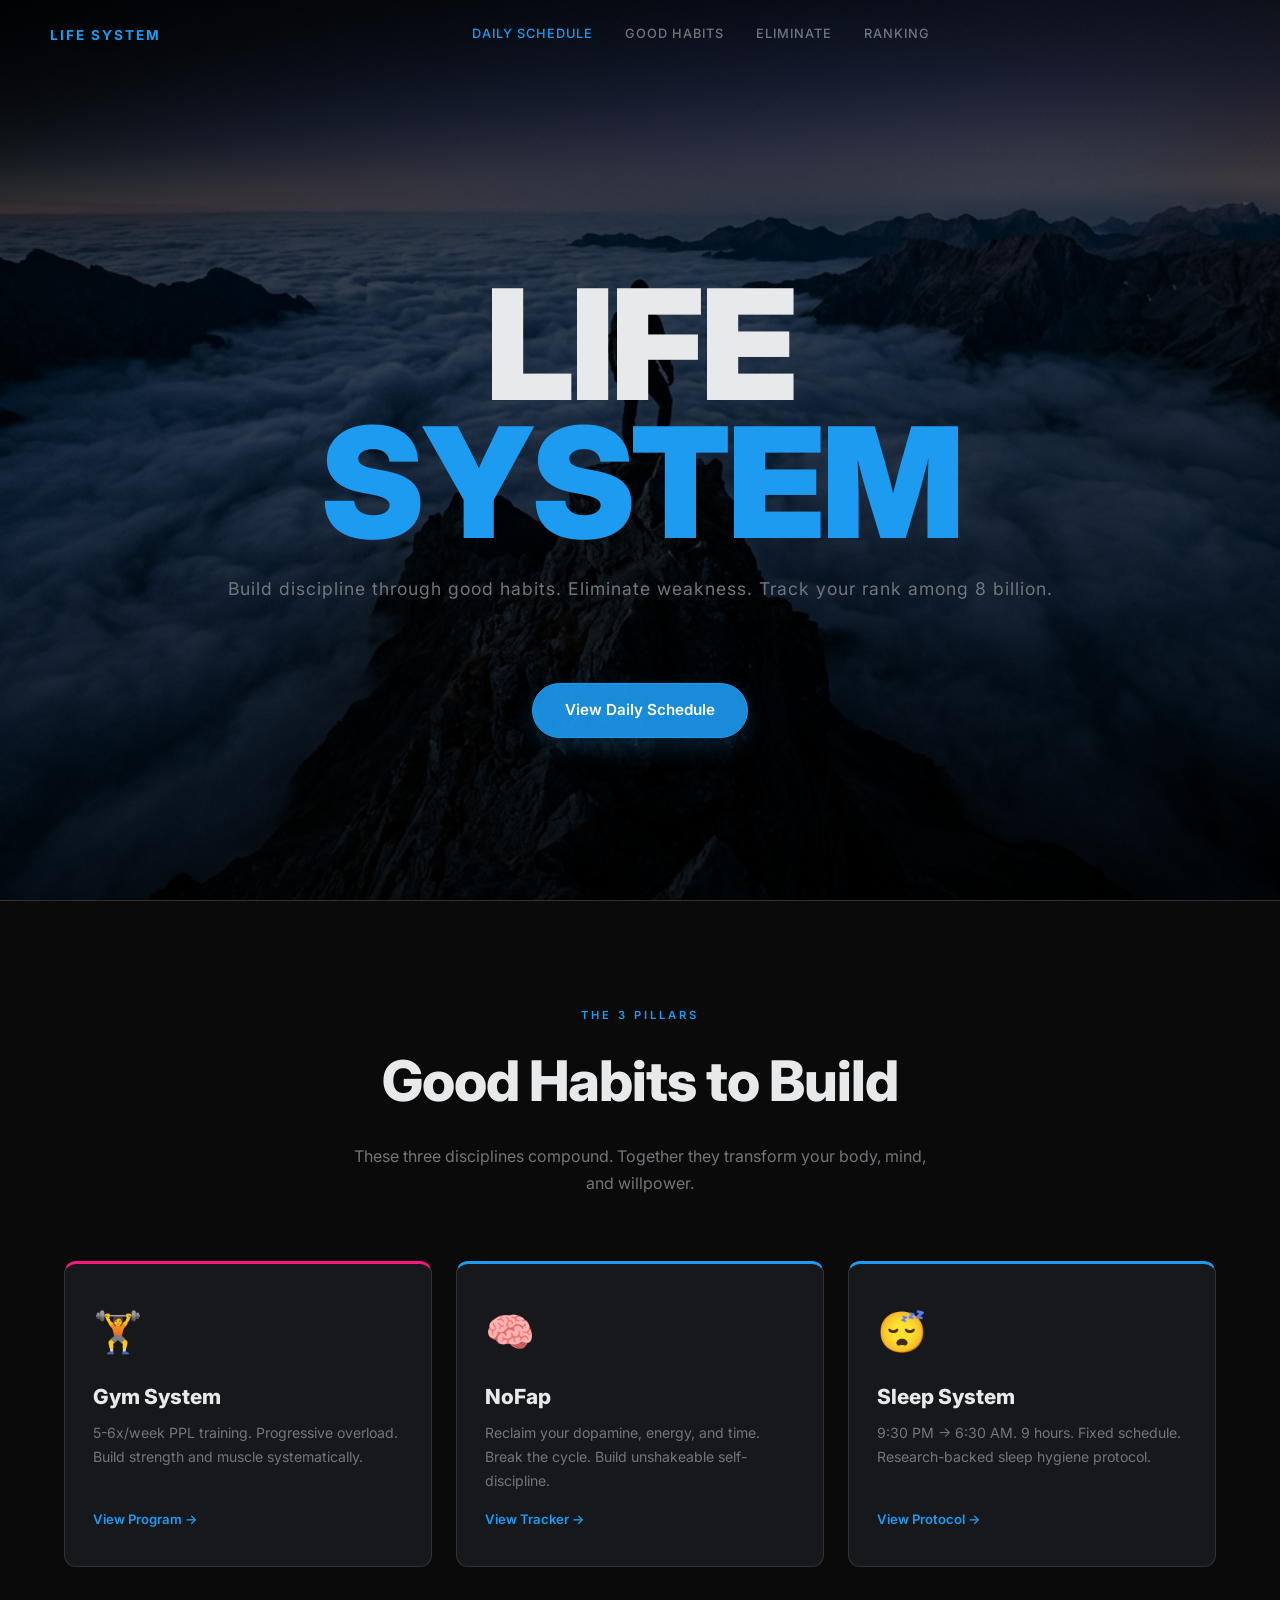
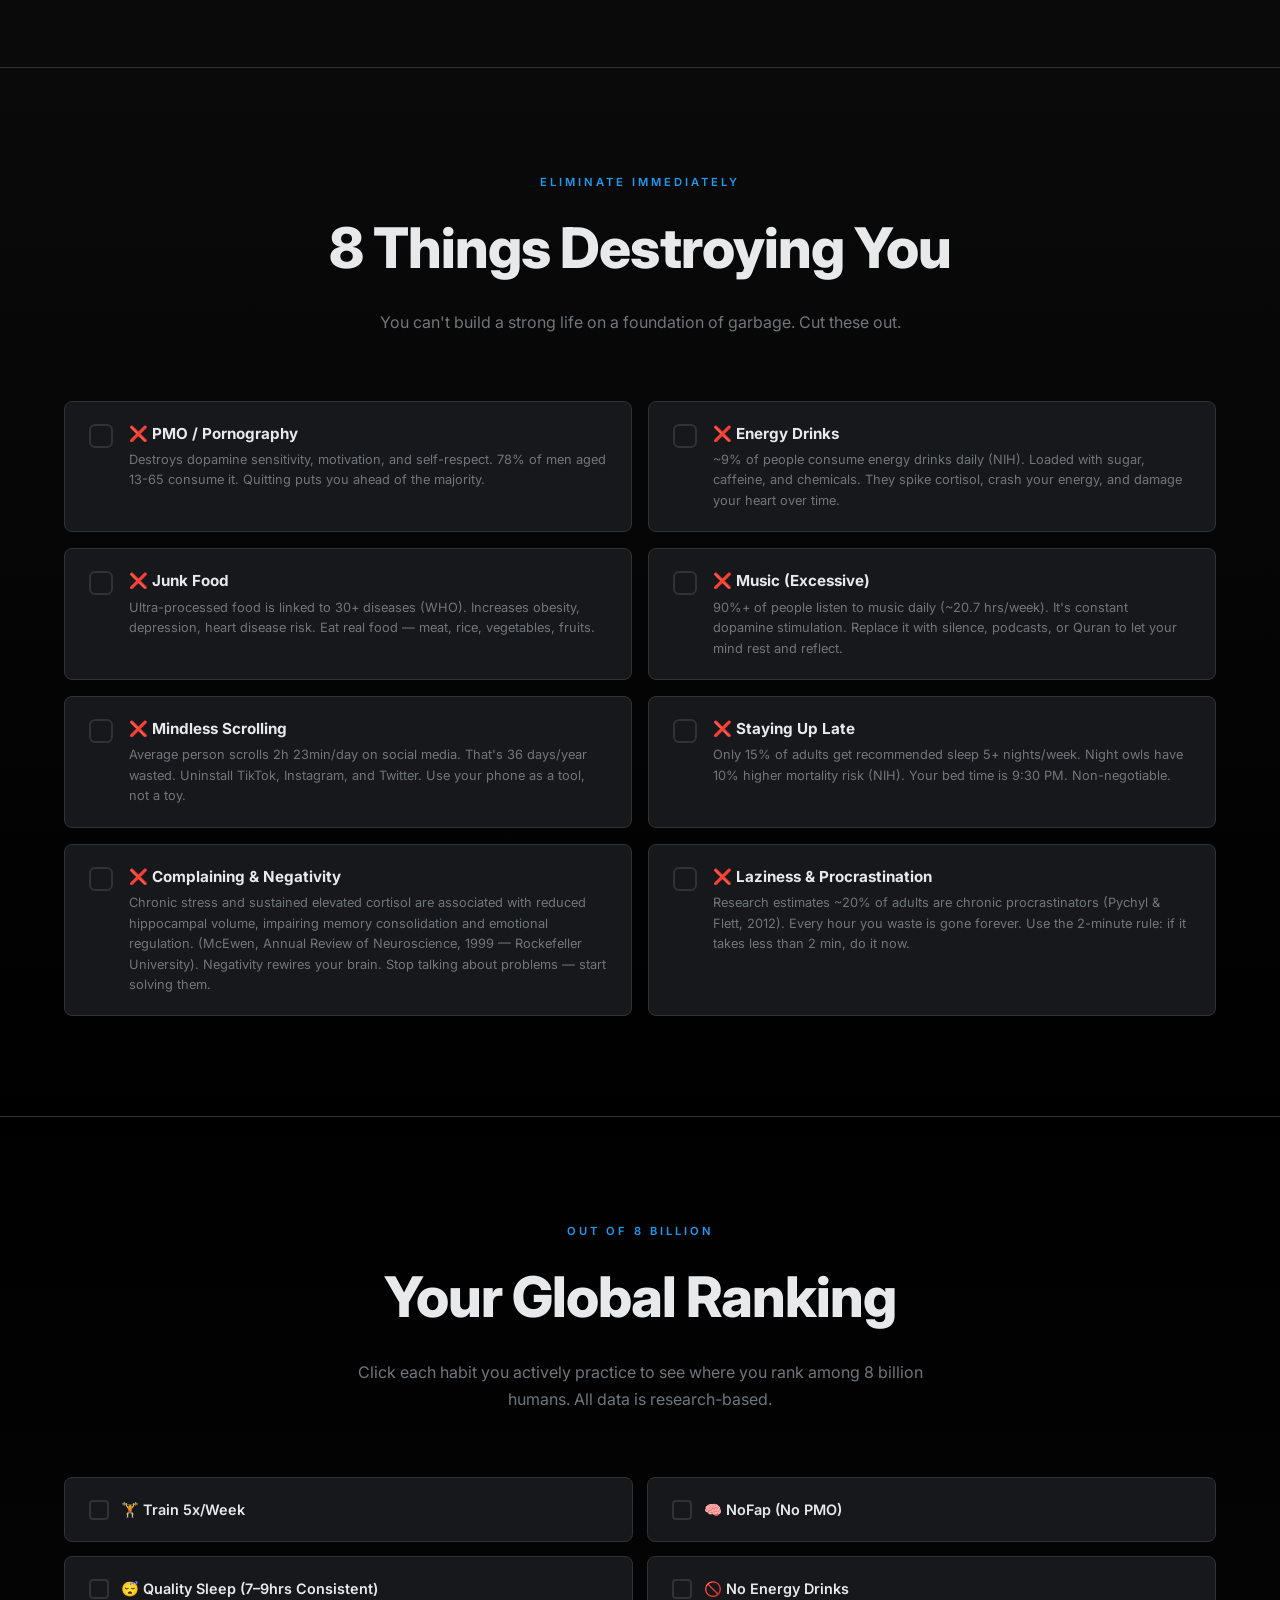
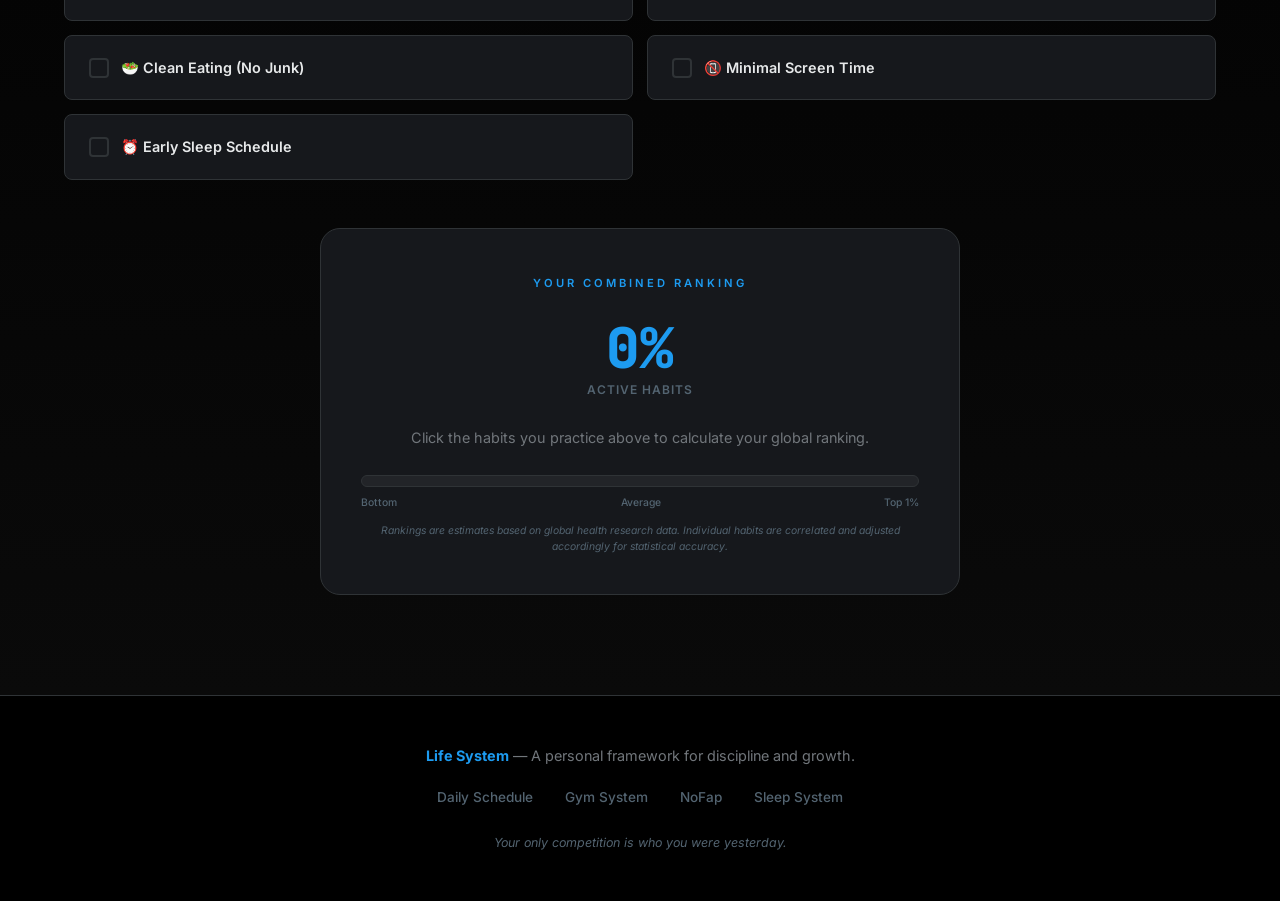
<file: index.html>
<!DOCTYPE html>
<html lang="en">
<head>
  <meta charset="UTF-8" />
  <meta name="viewport" content="width=device-width, initial-scale=1.0" />
  <title>Life System — Personal Framework for Discipline</title>
  <meta name="description" content="Track your progress across Gym, NoFap, Sleep — see where you rank among 8 billion people." />
  <link rel="preconnect" href="https://fonts.googleapis.com" />
  <link rel="preconnect" href="https://fonts.gstatic.com" crossorigin />
  <link href="https://fonts.googleapis.com/css2?family=Inter:wght@300;400;500;600;700;800;900&family=JetBrains+Mono:wght@400;500;600;700;800&display=swap" rel="stylesheet" />
  <link rel="stylesheet" href="Gym/style.css" />
  <link rel="stylesheet" href="dashboard.css" />
</head>
<body>
  <header id="hero" class="hero hero--has-bg" style="background-image: url('hero.png')">
    <div class="hero__bg-pattern"></div>
    <nav class="hero__nav">
      <a href="#" class="nav__brand"><span class="nav__icon"></span><span>LIFE SYSTEM</span></a>
      <div class="nav__links">
        <a href="ds.html" class="nav__link" style="color:var(--green-light)">Daily Schedule</a>
        <a href="#pillars" class="nav__link">Good Habits</a>
        <a href="#eliminate" class="nav__link">Eliminate</a>
        <a href="#ranking" class="nav__link">Ranking</a>
      </div>
      <div class="nav__actions">
        <button id="mobile-menu-btn" class="nav__mobile-btn" aria-label="Toggle menu"><span></span><span></span><span></span></button>
      </div>
    </nav>
    <div class="hero__content hero__content--compact">
      <!-- <div class="hero__badge">PERSONAL DISCIPLINE FRAMEWORK</div> -->
      <h1 class="hero__title"><span class="hero__title-line">LIFE</span><span class="hero__title-line hero__title-line--accent">SYSTEM</span></h1>
      <p class="hero__subtitle">Build discipline through good habits. Eliminate weakness. Track your rank among 8 billion.</p>
      <div style="margin-top: 32px;">
        <a href="ds.html" style="display:inline-block; padding:14px 32px; background:rgba(29,155,240,0.9); color:#fff; font-size:0.95rem; font-weight:600; text-decoration:none; border-radius:100px; border:1px solid #1d9bf0; transition:all 0.2s ease; box-shadow:0 8px 24px rgba(29,155,240,0.2);">View Daily Schedule </a>
      </div>
    </div>
  </header>

  <!-- 3 PILLARS -->
  <section id="pillars" class="section dash-pillars-section">
    <div class="container">
      <div class="section__header">
        <span class="section__tag">THE 3 PILLARS</span>
        <h2 class="section__title">Good Habits to Build</h2>
        <p class="section__desc">These three disciplines compound. Together they transform your body, mind, and willpower.</p>
      </div>
      <div class="dash-pillars">
        <a href="Gym/" class="dash-pillar dash-pillar--gym">
          <div class="dash-pillar__icon">🏋️</div>
          <h3 class="dash-pillar__title">Gym System</h3>
          <p class="dash-pillar__desc">5-6x/week PPL training. Progressive overload. Build strength and muscle systematically.</p>
          <span class="dash-pillar__link">View Program →</span>
        </a>
        <a href="NoFap/" class="dash-pillar dash-pillar--nofap">
          <div class="dash-pillar__icon">🧠</div>
          <h3 class="dash-pillar__title">NoFap</h3>
          <p class="dash-pillar__desc">Reclaim your dopamine, energy, and time. Break the cycle. Build unshakeable self-discipline.</p>
          <span class="dash-pillar__link">View Tracker →</span>
        </a>
        <a href="Sleep/" class="dash-pillar dash-pillar--sleep">
          <div class="dash-pillar__icon">😴</div>
          <h3 class="dash-pillar__title">Sleep System</h3>
          <p class="dash-pillar__desc">9:30 PM → 6:30 AM. 9 hours. Fixed schedule. Research-backed sleep hygiene protocol.</p>
          <span class="dash-pillar__link">View Protocol →</span>
        </a>
      </div>
    </div>
  </section>

  <!-- THINGS TO ELIMINATE -->
  <section id="eliminate" class="section tips-section">
    <div class="container">
      <div class="section__header">
        <span class="section__tag">ELIMINATE IMMEDIATELY</span>
        <h2 class="section__title">8 Things Destroying You</h2>
        <p class="section__desc">You can't build a strong life on a foundation of garbage. Cut these out.</p>
      </div>
      <div class="dash-elim-grid">
        <div class="dash-elim" id="elim-pmo">
          <div class="dash-elim__check" data-habit="pmo"></div>
          <div class="dash-elim__content">
            <h3>❌ PMO / Pornography</h3>
            <p>Destroys dopamine sensitivity, motivation, and self-respect. 78% of men aged 13-65 consume it. Quitting puts you ahead of the majority.</p>
          </div>
        </div>
        <div class="dash-elim" id="elim-energy">
          <div class="dash-elim__check" data-habit="energy"></div>
          <div class="dash-elim__content">
            <h3>❌ Energy Drinks</h3>
            <p>~9% of people consume energy drinks daily (NIH). Loaded with sugar, caffeine, and chemicals. They spike cortisol, crash your energy, and damage your heart over time.</p>
          </div>
        </div>
        <div class="dash-elim" id="elim-junk">
          <div class="dash-elim__check" data-habit="junk"></div>
          <div class="dash-elim__content">
            <h3>❌ Junk Food</h3>
            <p>Ultra-processed food is linked to 30+ diseases (WHO). Increases obesity, depression, heart disease risk. Eat real food — meat, rice, vegetables, fruits.</p>
          </div>
        </div>
        <div class="dash-elim" id="elim-music">
          <div class="dash-elim__check" data-habit="music"></div>
          <div class="dash-elim__content">
            <h3>❌ Music (Excessive)</h3>
            <p>90%+ of people listen to music daily (~20.7 hrs/week). It's constant dopamine stimulation. Replace it with silence, podcasts, or Quran to let your mind rest and reflect.</p>
          </div>
        </div>
        <div class="dash-elim" id="elim-scroll">
          <div class="dash-elim__check" data-habit="scroll"></div>
          <div class="dash-elim__content">
            <h3>❌ Mindless Scrolling</h3>
            <p>Average person scrolls 2h 23min/day on social media. That's 36 days/year wasted. Uninstall TikTok, Instagram, and Twitter. Use your phone as a tool, not a toy.</p>
          </div>
        </div>
        <div class="dash-elim" id="elim-late">
          <div class="dash-elim__check" data-habit="late"></div>
          <div class="dash-elim__content">
            <h3>❌ Staying Up Late</h3>
            <p>Only 15% of adults get recommended sleep 5+ nights/week. Night owls have 10% higher mortality risk (NIH). Your bed time is 9:30 PM. Non-negotiable.</p>
          </div>
        </div>
        <div class="dash-elim" id="elim-complain">
          <div class="dash-elim__check" data-habit="complain"></div>
          <div class="dash-elim__content">
            <h3>❌ Complaining & Negativity</h3>
            <p>Chronic stress and sustained elevated cortisol are associated with reduced hippocampal volume, impairing memory consolidation and emotional regulation. (McEwen, Annual Review of Neuroscience, 1999 — Rockefeller University). Negativity rewires your brain. Stop talking about problems — start solving them.</p>
          </div>
        </div>
        <div class="dash-elim" id="elim-lazy">
          <div class="dash-elim__check" data-habit="lazy"></div>
          <div class="dash-elim__content">
            <h3>❌ Laziness & Procrastination</h3>
            <p>Research estimates ~20% of adults are chronic procrastinators (Pychyl & Flett, 2012). Every hour you waste is gone forever. Use the 2-minute rule: if it takes less than 2 min, do it now.</p>
          </div>
        </div>
      </div>
    </div>
  </section>

  <!-- GLOBAL RANKING -->
  <section id="ranking" class="section dash-ranking-section">
    <div class="container">
      <div class="section__header">
        <span class="section__tag">OUT OF 8 BILLION</span>
        <h2 class="section__title">Your Global Ranking</h2>
        <p class="section__desc">Click each habit you actively practice to see where you rank among 8 billion humans. All data is research-based.</p>
      </div>
      <div class="dash-rank-grid">
        <!-- Each rank card is a toggle -->
        <div class="dash-rank-card" id="rank-gym" data-active="false">
          <div class="dash-rank__toggle">
            <div class="dash-rank__checkbox"></div>
            <span class="dash-rank__name">🏋️ Train 5x/Week</span>
          </div>
          <div class="dash-rank__data">
            <span class="dash-rank__percent">Top 5%</span>
            <span class="dash-rank__people">~400 million people</span>
            <span class="dash-rank__source">Source: WHO 2024 Physical Activity Report — Only ~31% meet basic activity guidelines; training 5x/week puts you in the top 5%</span>
          </div>
        </div>
        <div class="dash-rank-card" id="rank-nofap" data-active="false">
          <div class="dash-rank__toggle">
            <div class="dash-rank__checkbox"></div>
            <span class="dash-rank__name">🧠 NoFap (No PMO)</span>
          </div>
          <div class="dash-rank__data">
            <span class="dash-rank__percent">Top 30–35%</span>
            <span class="dash-rank__people">~2.4–2.8 billion adults</span>
            <span class="dash-rank__source">Source: Institute for Family Studies / IFPI — ~69% of men report watching pornography; abstaining entirely is roughly top 30–35% among adult males</span>
          </div>
        </div>
        <div class="dash-rank-card" id="rank-sleep" data-active="false">
          <div class="dash-rank__toggle">
            <div class="dash-rank__checkbox"></div>
            <span class="dash-rank__name">😴 Quality Sleep (7–9hrs Consistent)</span>
          </div>
          <div class="dash-rank__data">
            <span class="dash-rank__percent">Top 30%</span>
            <span class="dash-rank__people">~2.4 billion people</span>
            <span class="dash-rank__source">Source: Global Sleep Study / CDC — Only ~65–70% of adults achieve the recommended 7–9 hour range consistently</span>
          </div>
        </div>
        <div class="dash-rank-card" id="rank-nodrinks" data-active="false">
          <div class="dash-rank__toggle">
            <div class="dash-rank__checkbox"></div>
            <span class="dash-rank__name">🚫 No Energy Drinks</span>
          </div>
          <div class="dash-rank__data">
            <span class="dash-rank__percent">Top 91%</span>
            <span class="dash-rank__people">~7.3 billion people</span>
            <span class="dash-rank__source">Source: NIH Meta-analysis — ~8.82% consume energy drinks daily</span>
          </div>
        </div>
        <div class="dash-rank-card" id="rank-nojunk" data-active="false">
          <div class="dash-rank__toggle">
            <div class="dash-rank__checkbox"></div>
            <span class="dash-rank__name">🥗 Clean Eating (No Junk)</span>
          </div>
          <div class="dash-rank__data">
            <span class="dash-rank__percent">Top 18%</span>
            <span class="dash-rank__people">~1.44 billion people</span>
            <span class="dash-rank__source">Source: WHO / Lancet — ~82% of global diet includes ultra-processed food regularly</span>
          </div>
        </div>
        <div class="dash-rank-card" id="rank-noscroll" data-active="false">
          <div class="dash-rank__toggle">
            <div class="dash-rank__checkbox"></div>
            <span class="dash-rank__name">📵 Minimal Screen Time</span>
          </div>
          <div class="dash-rank__data">
            <span class="dash-rank__percent">Top 5–8%</span>
            <span class="dash-rank__people">~400–640 million people</span>
            <span class="dash-rank__source">Source: DataReportal 2024 — Global average is 6h 54min/day; fewer than 8% consistently stay under 2 hours</span>
          </div>
        </div>
        <div class="dash-rank-card" id="rank-nolate" data-active="false">
          <div class="dash-rank__toggle">
            <div class="dash-rank__checkbox"></div>
            <span class="dash-rank__name">⏰ Early Sleep Schedule</span>
          </div>
          <div class="dash-rank__data">
            <span class="dash-rank__percent">Top 5–8%</span>
            <span class="dash-rank__people">~400–640 million people</span>
            <span class="dash-rank__source">Source: Oxford Academic / Withings Sleep Study (73M nights) — Mean global bedtime is 11:30 PM; sleeping before 10 PM consistently is under 8% of adults</span>
          </div>
        </div>
      </div>

      <!-- COMBINED SCORE -->
      <div class="dash-combined">
        <div class="dash-combined__header">
          <span class="section__tag">YOUR COMBINED RANKING</span>
          <div class="dash-combined__score">
            <span class="dash-combined__percent" id="combined-percent">0%</span>
            <span class="dash-combined__label">Active Habits</span>
          </div>
        </div>
        <div class="dash-combined__result" id="combined-result">
          <p class="dash-combined__text">Click the habits you practice above to calculate your global ranking.</p>
        </div>
        <div class="dash-combined__bar-wrap">
          <div class="dash-combined__bar" id="combined-bar"></div>
        </div>
        <div class="dash-combined__labels">
          <span>Bottom</span>
          <span>Average</span>
          <span>Top 1%</span>
        </div>
        <p class="dash-combined__disclaimer">Rankings are estimates based on global health research data. Individual habits are correlated and adjusted accordingly for statistical accuracy.</p>
      </div>
    </div>
  </section>

  <footer class="footer">
    <div class="container"><div class="footer__content">
      <p class="footer__text"><strong>Life System</strong> — A personal framework for discipline and growth.</p>
      <div class="footer__links">
        <a href="ds.html" class="footer__link">Daily Schedule</a>
        <a href="Gym/" class="footer__link">Gym System</a>
        <a href="NoFap/" class="footer__link">NoFap</a>
        <a href="Sleep/" class="footer__link">Sleep System</a>
      </div>
      <p class="footer__copy">Your only competition is who you were yesterday.</p>
    </div></div>
  </footer>
  <script src="dashboard.js"></script>
</body>
</html>
</file>
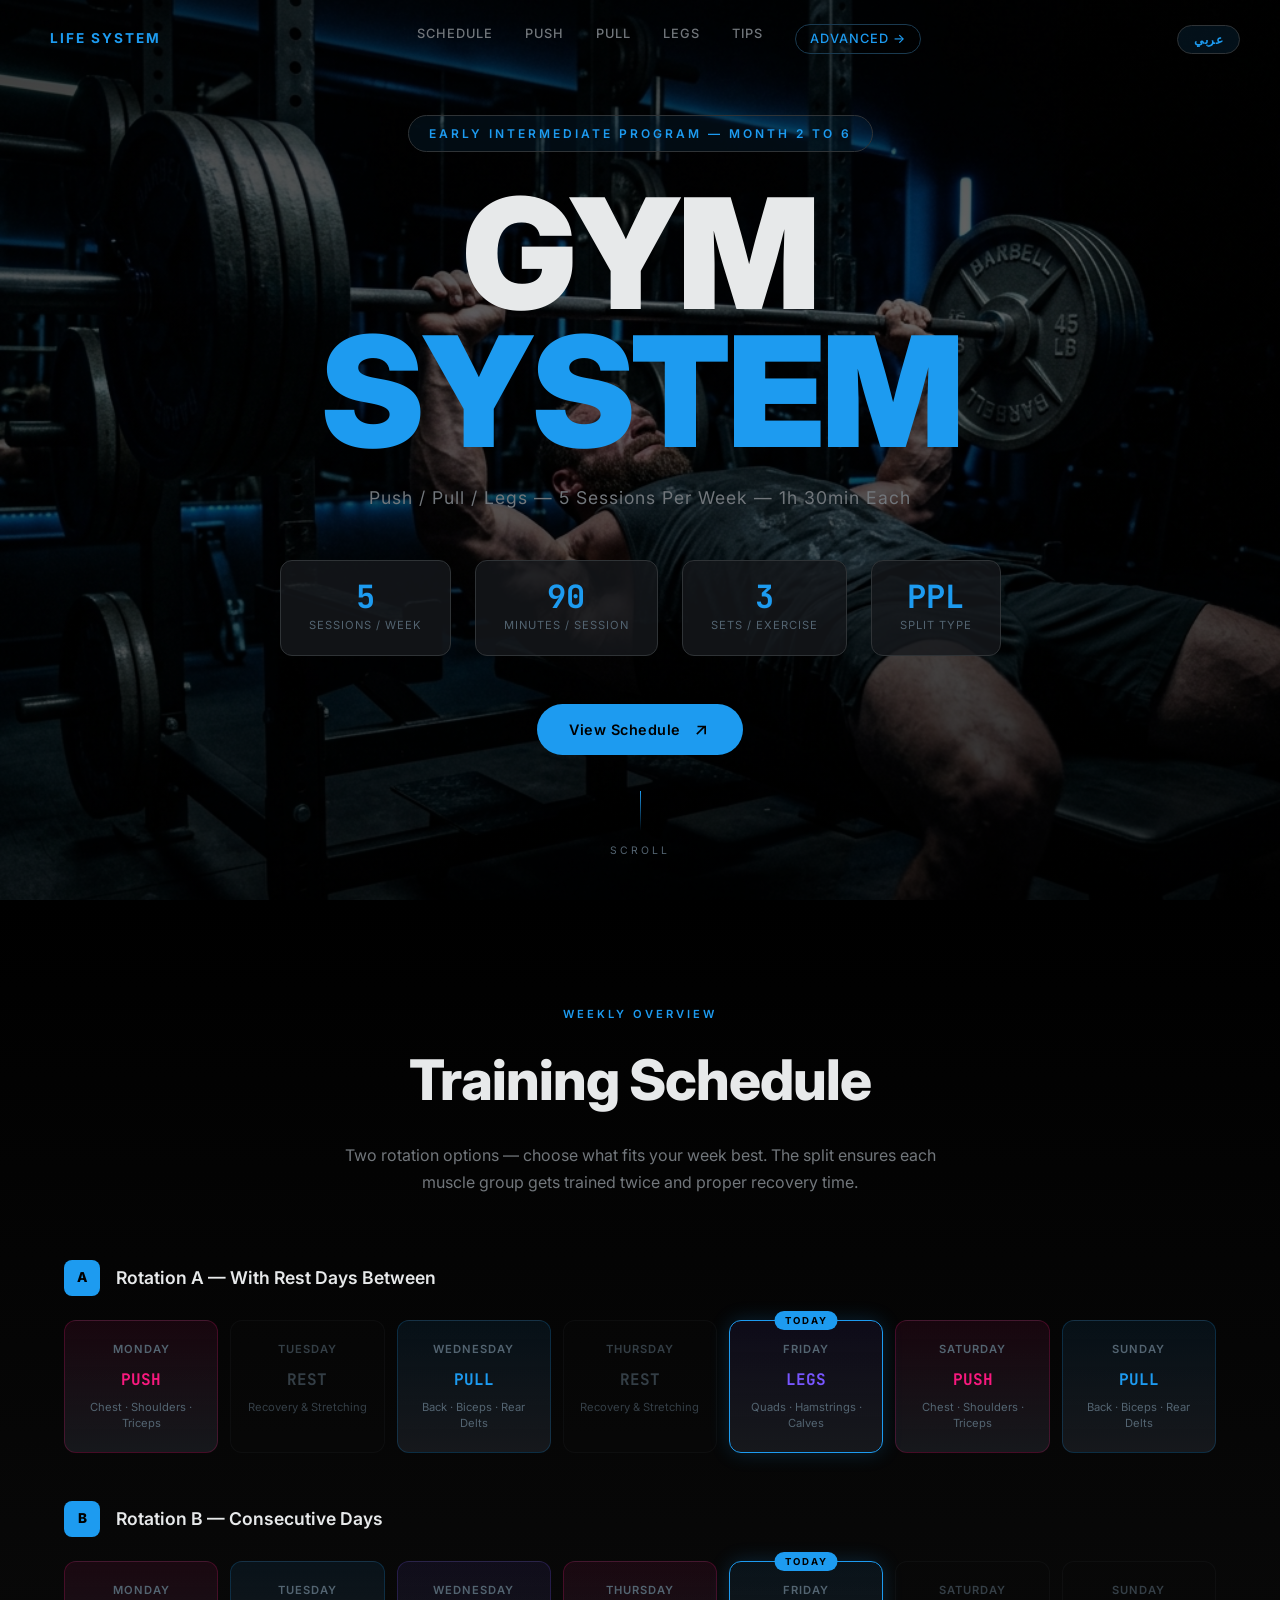
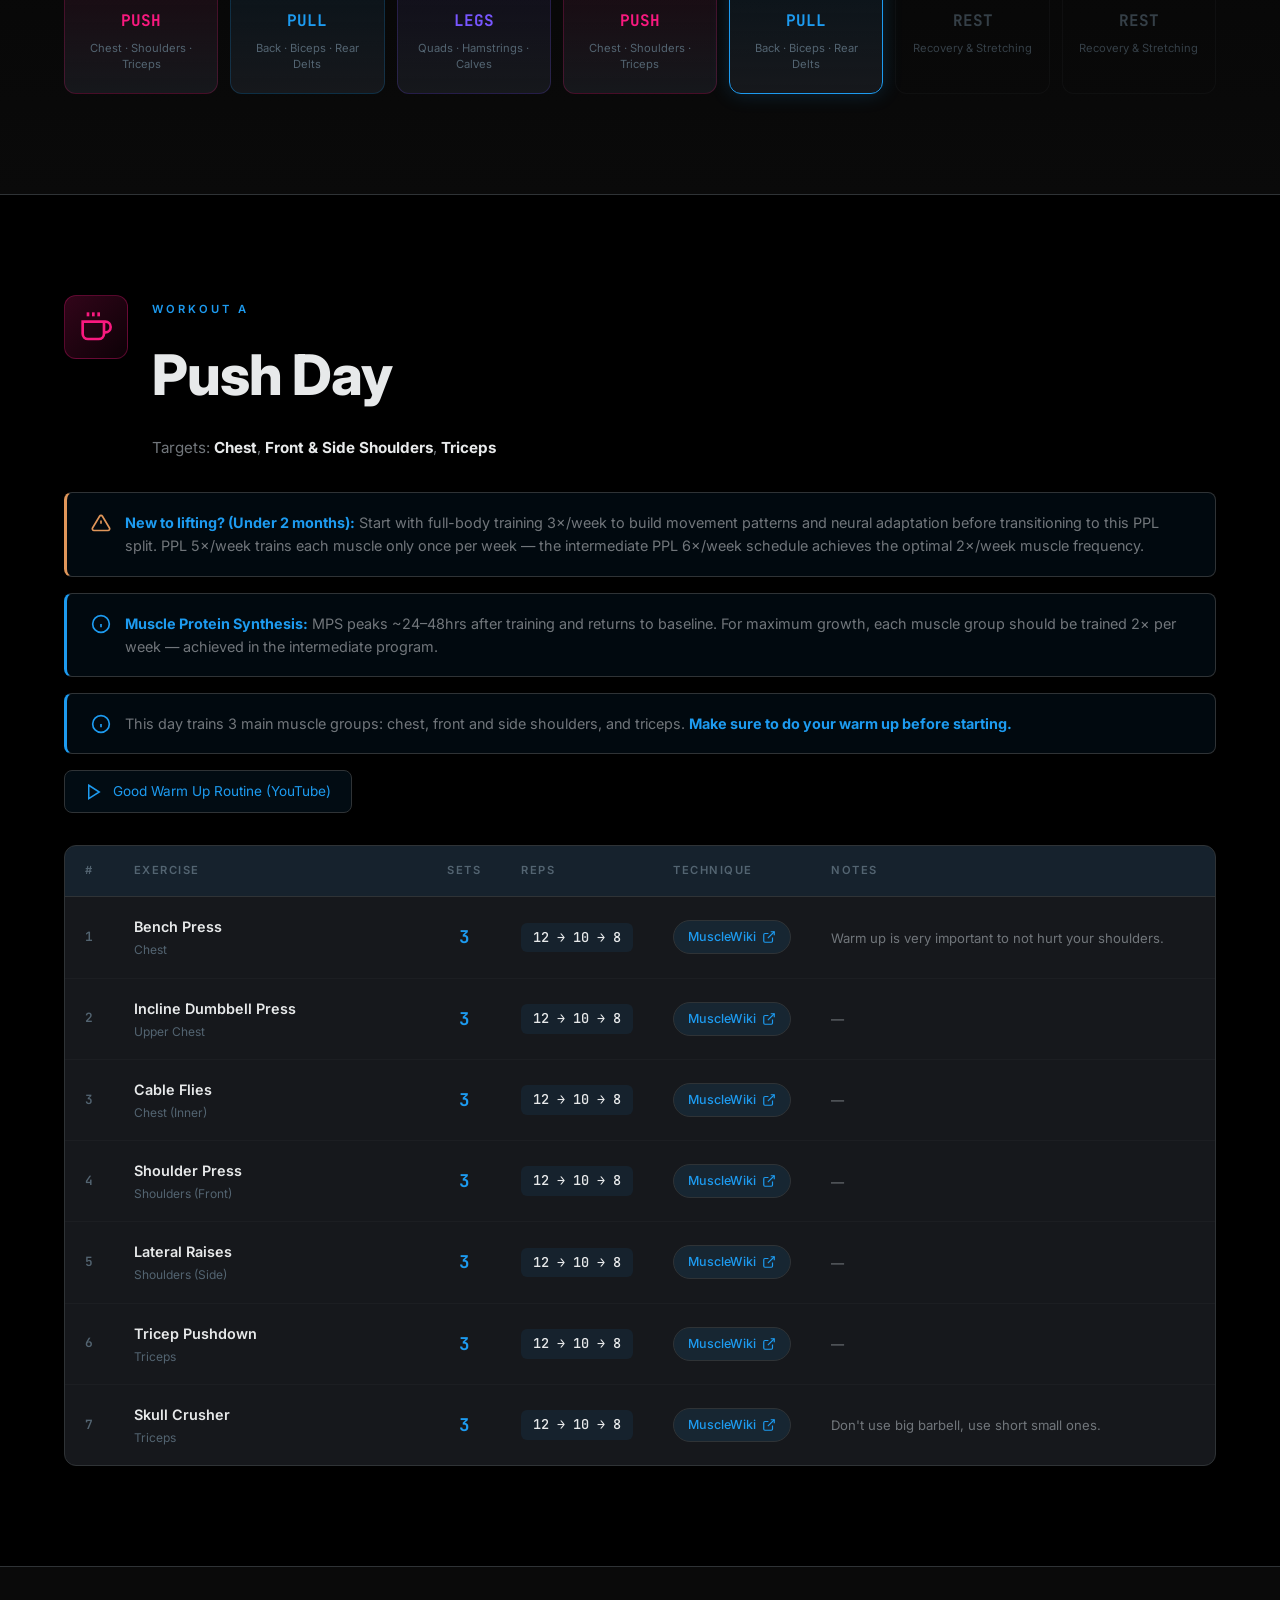
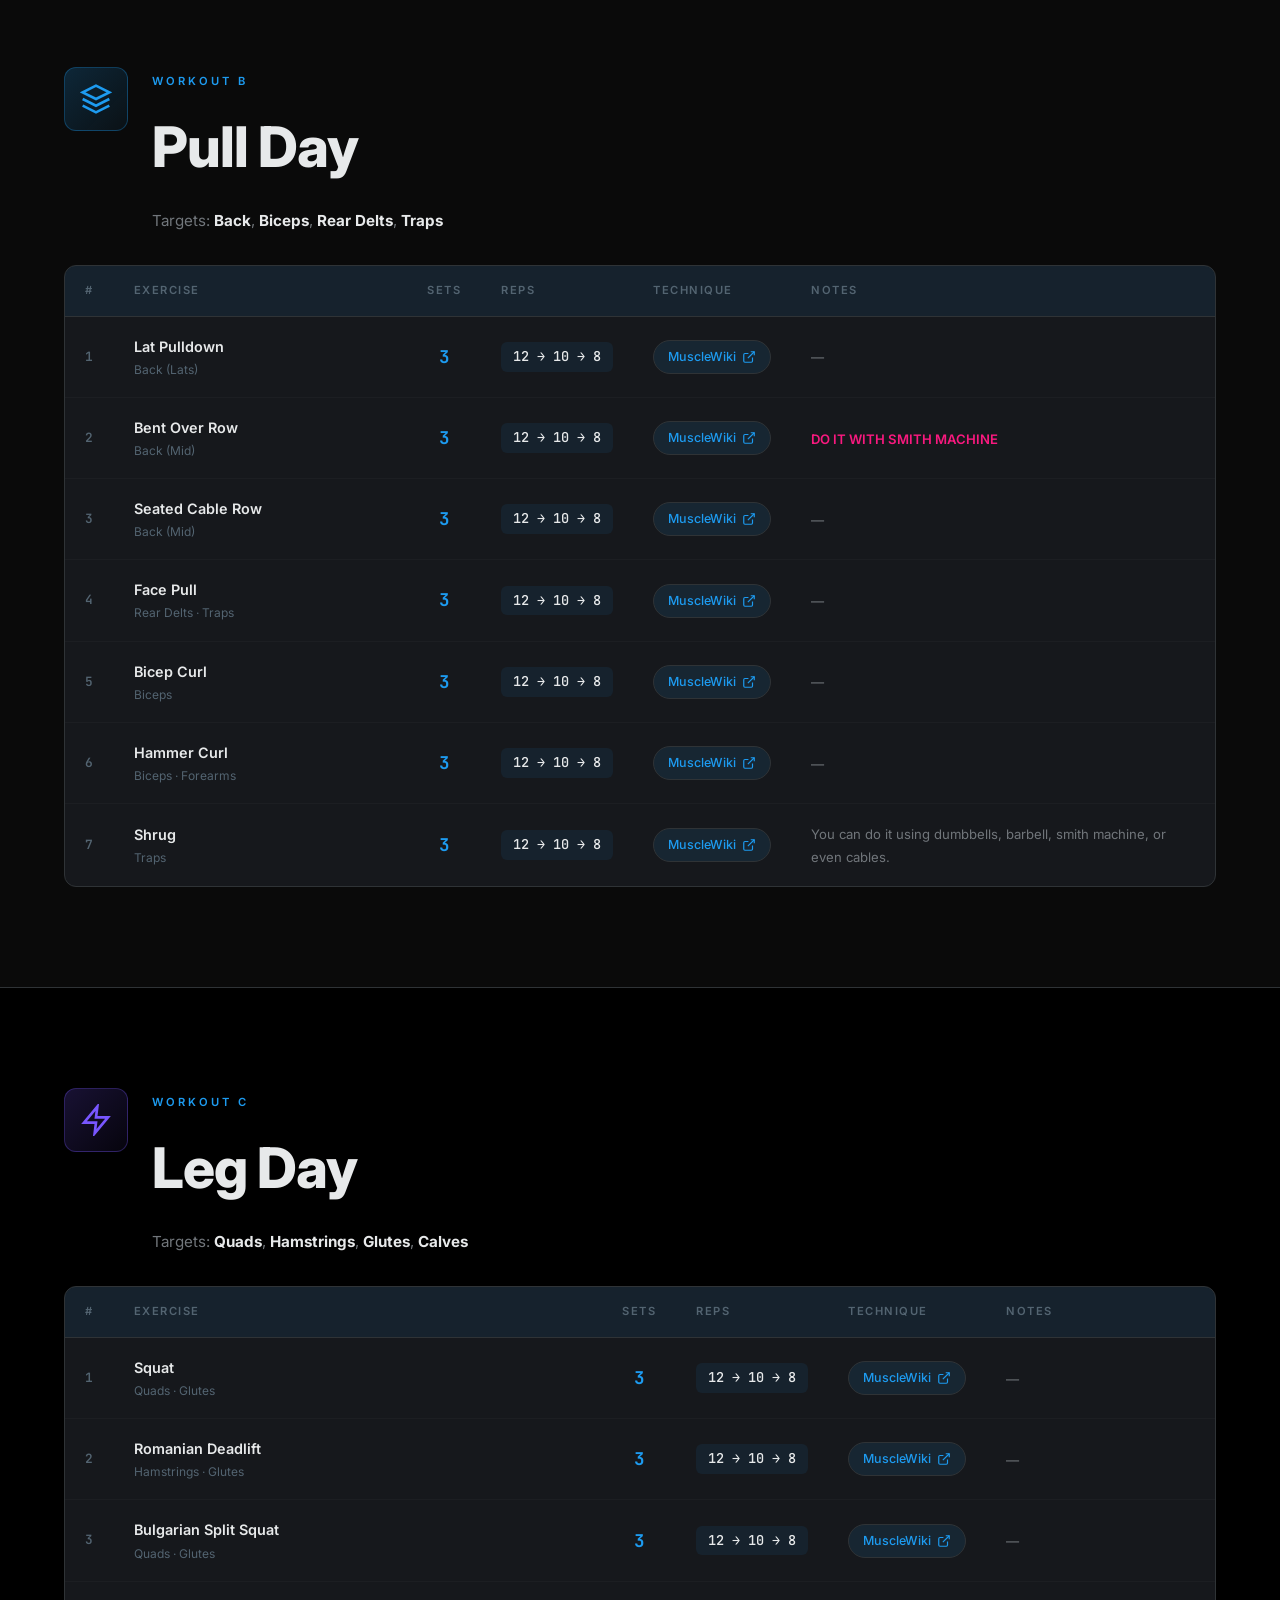
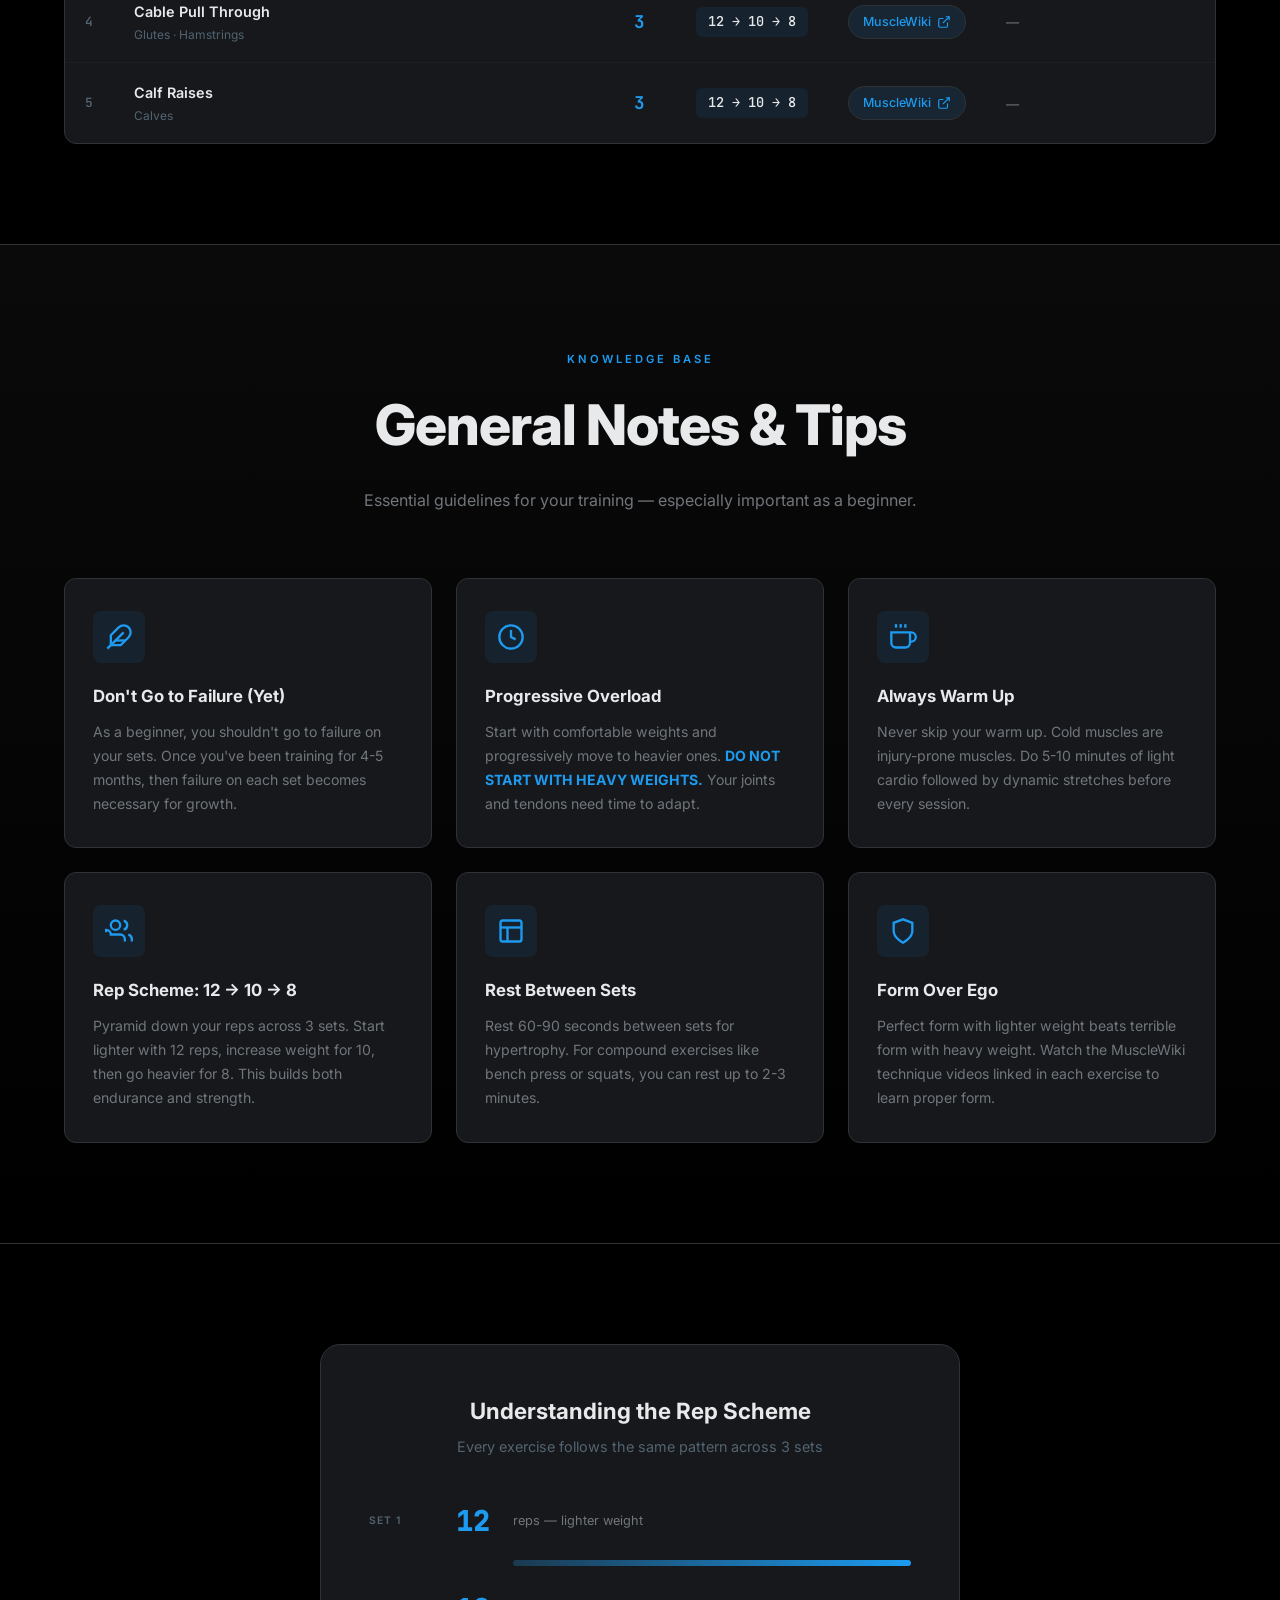
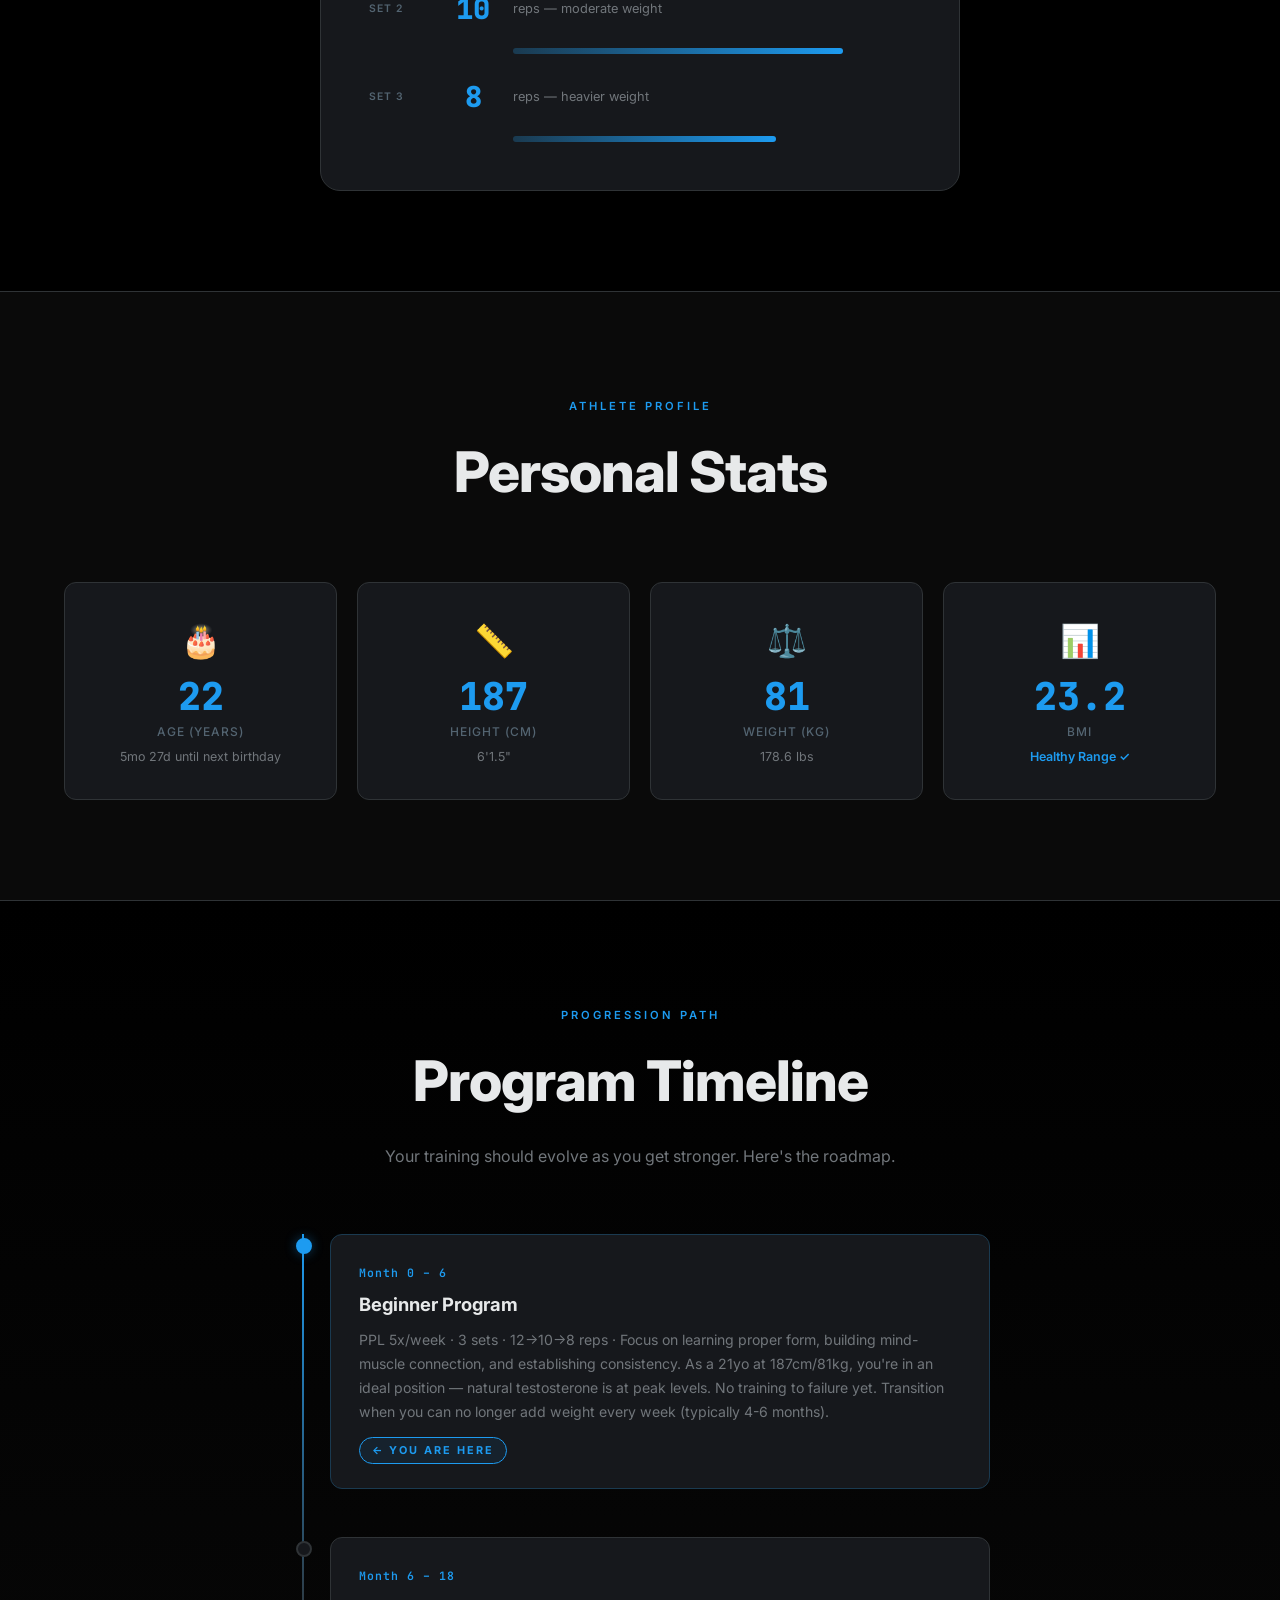
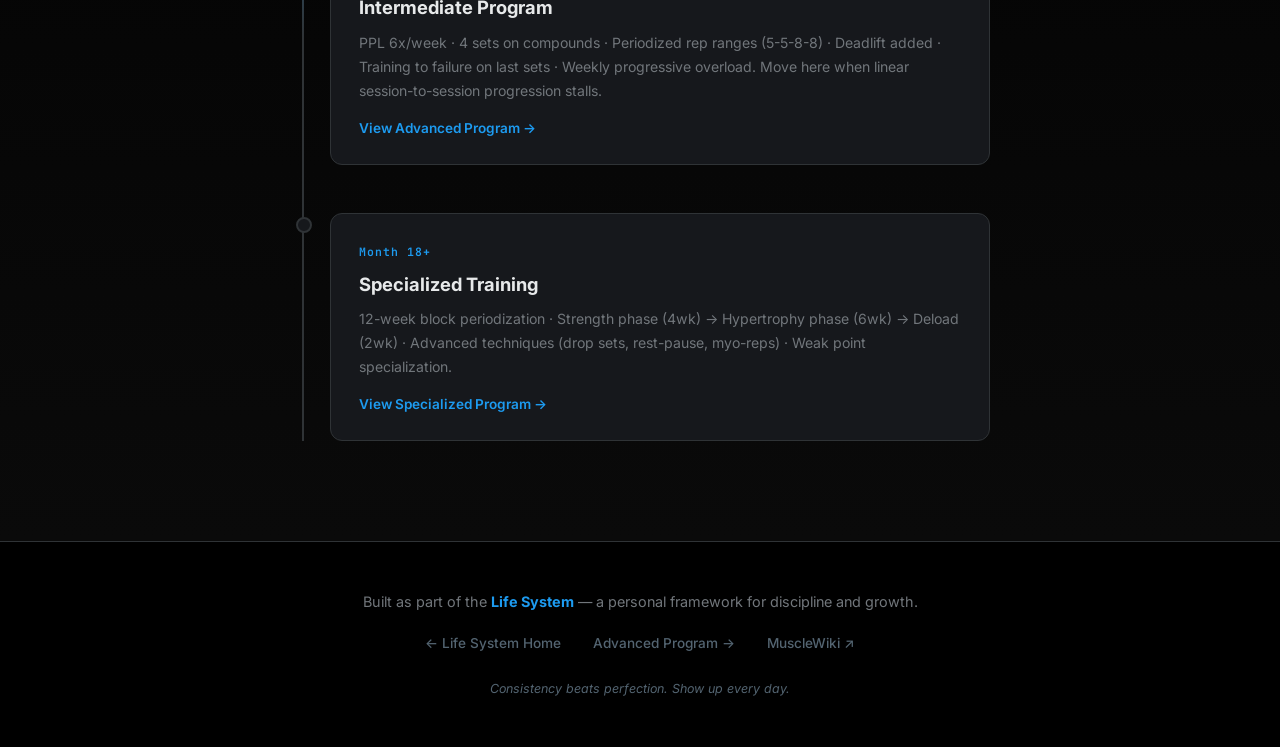
<file: Gym/index.html>
<!DOCTYPE html>
<html lang="en">
<head>
  <meta charset="UTF-8" />
  <meta name="viewport" content="width=device-width, initial-scale=1.0" />
  <title>Gym System — Life System</title>
  <meta name="description" content="Personal gym training system — Push/Pull/Legs split for building muscle and strength. 5 sessions per week, 1h30 each." />
  <link rel="preconnect" href="https://fonts.googleapis.com" />
  <link rel="preconnect" href="https://fonts.gstatic.com" crossorigin />
  <link href="https://fonts.googleapis.com/css2?family=Inter:wght@300;400;500;600;700;800;900&family=JetBrains+Mono:wght@400;500;600&display=swap" rel="stylesheet" />
  <link rel="stylesheet" href="style.css" />
</head>
<body>

  <!-- ====== HERO ====== -->
  <header id="hero" class="hero hero--has-bg" style="background-image: url('hero.png')">
    <div class="hero__bg-pattern"></div>
    <nav class="hero__nav">
      <a href="#" class="nav__brand">
        <span class="nav__icon"></span>
        <span>LIFE SYSTEM</span>
      </a>
      <div class="nav__links">
        <a href="#schedule" class="nav__link" data-i18n="navSchedule">Schedule</a>
        <a href="#push" class="nav__link" data-i18n="navPush">Push</a>
        <a href="#pull" class="nav__link" data-i18n="navPull">Pull</a>
        <a href="#legs" class="nav__link" data-i18n="navLegs">Legs</a>
        <a href="#tips" class="nav__link" data-i18n="navTips">Tips</a>
        <a href="advanced.html" class="nav__link nav__link--cta" data-i18n="navAdvLink">Advanced →</a>
      </div>
      <div class="nav__actions">
        <button id="lang-toggle" class="lang-btn" aria-label="Toggle language"><span class="lang-btn__en">عربي</span></button>
        <button id="mobile-menu-btn" class="nav__mobile-btn" aria-label="Toggle menu">
          <span></span><span></span><span></span>
        </button>
      </div>
    </nav>

    <div class="hero__content">
      <div class="hero__badge" data-i18n="heroBadge">EARLY INTERMEDIATE PROGRAM — MONTH 2 TO 6</div>
      <h1 class="hero__title">
        <span class="hero__title-line" data-i18n="heroTitle1">GYM</span>
        <span class="hero__title-line hero__title-line--accent" data-i18n="heroTitle2">SYSTEM</span>
      </h1>
      <p class="hero__subtitle" data-i18n="heroSubtitle">Push / Pull / Legs — 5 Sessions Per Week — 1h 30min Each</p>
      <div class="hero__stats">
        <div class="stat-card">
          <span class="stat-card__number">5</span>
          <span class="stat-card__label" data-i18n="sessionsWeek">Sessions / Week</span>
        </div>
        <div class="stat-card">
          <span class="stat-card__number">90</span>
          <span class="stat-card__label" data-i18n="minSession">Minutes / Session</span>
        </div>
        <div class="stat-card">
          <span class="stat-card__number">3</span>
          <span class="stat-card__label" data-i18n="setsExercise">Sets / Exercise</span>
        </div>
        <div class="stat-card">
          <span class="stat-card__number">PPL</span>
          <span class="stat-card__label" data-i18n="splitType">Split Type</span>
        </div>
      </div>
      <a href="#schedule" class="hero__cta">
        <span data-i18n="viewSchedule">View Schedule</span>
        <svg width="20" height="20" viewBox="0 0 24 24" fill="none" stroke="currentColor" stroke-width="2"><path d="M7 17l9.2-9.2M17 17V7.8H7.8"/></svg>
      </a>
    </div>
    <div class="hero__scroll-indicator">
      <div class="hero__scroll-line"></div>
      <span>SCROLL</span>
    </div>
  </header>

  <!-- ====== WEEKLY SCHEDULE ====== -->
  <section id="schedule" class="section schedule-section">
    <div class="container">
      <div class="section__header">
        <span class="section__tag" data-i18n="weeklyTag">WEEKLY OVERVIEW</span>
        <h2 class="section__title" data-i18n="scheduleTitle">Training Schedule</h2>
        <p class="section__desc" data-i18n="scheduleDesc">Two rotation options — choose what fits your week best. The split ensures each muscle group gets trained twice and proper recovery time.</p>
      </div>

      <div class="schedule-rotations">
        <!-- Rotation A -->
        <div class="rotation">
          <h3 class="rotation__title">
            <span class="rotation__badge">A</span>
            Rotation A — With Rest Days Between
          </h3>
          <div class="week-grid" id="rotation-a">
            <div class="day-card day-card--push">
              <span class="day-card__day">Monday</span>
              <span class="day-card__type">PUSH</span>
              <span class="day-card__muscles">Chest · Shoulders · Triceps</span>
            </div>
            <div class="day-card day-card--rest">
              <span class="day-card__day">Tuesday</span>
              <span class="day-card__type">REST</span>
              <span class="day-card__muscles">Recovery & Stretching</span>
            </div>
            <div class="day-card day-card--pull">
              <span class="day-card__day">Wednesday</span>
              <span class="day-card__type">PULL</span>
              <span class="day-card__muscles">Back · Biceps · Rear Delts</span>
            </div>
            <div class="day-card day-card--rest">
              <span class="day-card__day">Thursday</span>
              <span class="day-card__type">REST</span>
              <span class="day-card__muscles">Recovery & Stretching</span>
            </div>
            <div class="day-card day-card--legs">
              <span class="day-card__day">Friday</span>
              <span class="day-card__type">LEGS</span>
              <span class="day-card__muscles">Quads · Hamstrings · Calves</span>
            </div>
            <div class="day-card day-card--push">
              <span class="day-card__day">Saturday</span>
              <span class="day-card__type">PUSH</span>
              <span class="day-card__muscles">Chest · Shoulders · Triceps</span>
            </div>
            <div class="day-card day-card--pull">
              <span class="day-card__day">Sunday</span>
              <span class="day-card__type">PULL</span>
              <span class="day-card__muscles">Back · Biceps · Rear Delts</span>
            </div>
          </div>
        </div>

        <!-- Rotation B -->
        <div class="rotation">
          <h3 class="rotation__title">
            <span class="rotation__badge">B</span>
            Rotation B — Consecutive Days
          </h3>
          <div class="week-grid" id="rotation-b">
            <div class="day-card day-card--push">
              <span class="day-card__day">Monday</span>
              <span class="day-card__type">PUSH</span>
              <span class="day-card__muscles">Chest · Shoulders · Triceps</span>
            </div>
            <div class="day-card day-card--pull">
              <span class="day-card__day">Tuesday</span>
              <span class="day-card__type">PULL</span>
              <span class="day-card__muscles">Back · Biceps · Rear Delts</span>
            </div>
            <div class="day-card day-card--legs">
              <span class="day-card__day">Wednesday</span>
              <span class="day-card__type">LEGS</span>
              <span class="day-card__muscles">Quads · Hamstrings · Calves</span>
            </div>
            <div class="day-card day-card--push">
              <span class="day-card__day">Thursday</span>
              <span class="day-card__type">PUSH</span>
              <span class="day-card__muscles">Chest · Shoulders · Triceps</span>
            </div>
            <div class="day-card day-card--pull">
              <span class="day-card__day">Friday</span>
              <span class="day-card__type">PULL</span>
              <span class="day-card__muscles">Back · Biceps · Rear Delts</span>
            </div>
            <div class="day-card day-card--rest">
              <span class="day-card__day">Saturday</span>
              <span class="day-card__type">REST</span>
              <span class="day-card__muscles">Recovery & Stretching</span>
            </div>
            <div class="day-card day-card--rest">
              <span class="day-card__day">Sunday</span>
              <span class="day-card__type">REST</span>
              <span class="day-card__muscles">Recovery & Stretching</span>
            </div>
          </div>
        </div>
      </div>
    </div>
  </section>

  <!-- ====== PUSH DAY ====== -->
  <section id="push" class="section workout-section">
    <div class="container">
      <div class="workout-header">
        <div class="workout-header__icon push-icon">
          <svg width="32" height="32" viewBox="0 0 24 24" fill="none" stroke="currentColor" stroke-width="2"><path d="M18 8h1a4 4 0 010 8h-1M2 8h16v9a4 4 0 01-4 4H6a4 4 0 01-4-4V8z"/><line x1="6" y1="1" x2="6" y2="4"/><line x1="10" y1="1" x2="10" y2="4"/><line x1="14" y1="1" x2="14" y2="4"/></svg>
        </div>
        <div>
          <span class="section__tag" data-i18n="workoutA">WORKOUT A</span>
          <h2 class="section__title" data-i18n="pushTitle">Push Day</h2>
          <p class="workout-header__targets" data-i18n="pushTargets">Targets: <strong>Chest</strong>, <strong>Front & Side Shoulders</strong>, <strong>Triceps</strong></p>
        </div>
      </div>

      <div class="workout-note" style="border-left-color:#e0965a;">
        <svg width="20" height="20" viewBox="0 0 24 24" fill="none" stroke="#e0965a" stroke-width="2"><path d="M10.29 3.86L1.82 18a2 2 0 001.71 3h16.94a2 2 0 001.71-3L13.71 3.86a2 2 0 00-3.42 0z"/><line x1="12" y1="9" x2="12" y2="13"/><line x1="12" y1="17" x2="12.01" y2="17"/></svg>
        <p><strong>New to lifting? (Under 2 months):</strong> Start with full-body training 3×/week to build movement patterns and neural adaptation before transitioning to this PPL split. PPL 5×/week trains each muscle only once per week — the intermediate PPL 6×/week schedule achieves the optimal 2×/week muscle frequency.</p>
      </div>

      <div class="workout-note">
        <svg width="20" height="20" viewBox="0 0 24 24" fill="none" stroke="currentColor" stroke-width="2"><circle cx="12" cy="12" r="10"/><line x1="12" y1="16" x2="12" y2="12"/><line x1="12" y1="8" x2="12.01" y2="8"/></svg>
        <p><strong>Muscle Protein Synthesis:</strong> MPS peaks ~24–48hrs after training and returns to baseline. For maximum growth, each muscle group should be trained 2× per week — achieved in the intermediate program.</p>
      </div>

      <div class="workout-note">
        <svg width="20" height="20" viewBox="0 0 24 24" fill="none" stroke="currentColor" stroke-width="2"><circle cx="12" cy="12" r="10"/><line x1="12" y1="16" x2="12" y2="12"/><line x1="12" y1="8" x2="12.01" y2="8"/></svg>
        <p>This day trains 3 main muscle groups: chest, front and side shoulders, and triceps. <strong>Make sure to do your warm up before starting.</strong></p>
      </div>

      <div class="warmup-link">
        <svg width="18" height="18" viewBox="0 0 24 24" fill="none" stroke="currentColor" stroke-width="2"><polygon points="5 3 19 12 5 21 5 3"/></svg>
        <a href="https://www.youtube.com/watch?v=u7AFpzWV2I8" target="_blank" rel="noopener">Good Warm Up Routine (YouTube)</a>
      </div>

      <div class="table-wrapper">
        <table class="exercise-table" id="push-table">
          <thead>
            <tr>
              <th class="th-num">#</th>
              <th class="th-exercise">Exercise</th>
              <th class="th-sets">Sets</th>
              <th class="th-reps">Reps</th>
              <th class="th-link">Technique</th>
              <th class="th-notes">Notes</th>
            </tr>
          </thead>
          <tbody>
            <tr>
              <td class="td-num">1</td>
              <td class="td-exercise">
                <span class="exercise-name">Bench Press</span>
                <span class="exercise-muscle">Chest</span>
              </td>
              <td class="td-sets">3</td>
              <td class="td-reps"><span class="reps-scheme">12 → 10 → 8</span></td>
              <td class="td-link"><a href="https://musclewiki.com/exercise/barbell-bench-press" target="_blank" rel="noopener" class="wiki-link"><span>MuscleWiki</span><svg width="14" height="14" viewBox="0 0 24 24" fill="none" stroke="currentColor" stroke-width="2"><path d="M18 13v6a2 2 0 01-2 2H5a2 2 0 01-2-2V8a2 2 0 012-2h6"/><polyline points="15 3 21 3 21 9"/><line x1="10" y1="14" x2="21" y2="3"/></svg></a></td>
              <td class="td-notes"><span class="note-text">Warm up is very important to not hurt your shoulders.</span></td>
            </tr>
            <tr>
              <td class="td-num">2</td>
              <td class="td-exercise">
                <span class="exercise-name">Incline Dumbbell Press</span>
                <span class="exercise-muscle">Upper Chest</span>
              </td>
              <td class="td-sets">3</td>
              <td class="td-reps"><span class="reps-scheme">12 → 10 → 8</span></td>
              <td class="td-link"><a href="https://musclewiki.com/exercise/dumbbell-incline-bench-press" target="_blank" rel="noopener" class="wiki-link"><span>MuscleWiki</span><svg width="14" height="14" viewBox="0 0 24 24" fill="none" stroke="currentColor" stroke-width="2"><path d="M18 13v6a2 2 0 01-2 2H5a2 2 0 01-2-2V8a2 2 0 012-2h6"/><polyline points="15 3 21 3 21 9"/><line x1="10" y1="14" x2="21" y2="3"/></svg></a></td>
              <td class="td-notes"><span class="note-text">—</span></td>
            </tr>
            <tr>
              <td class="td-num">3</td>
              <td class="td-exercise">
                <span class="exercise-name">Cable Flies</span>
                <span class="exercise-muscle">Chest (Inner)</span>
              </td>
              <td class="td-sets">3</td>
              <td class="td-reps"><span class="reps-scheme">12 → 10 → 8</span></td>
              <td class="td-link"><a href="https://musclewiki.com/exercise/cable-pec-fly" target="_blank" rel="noopener" class="wiki-link"><span>MuscleWiki</span><svg width="14" height="14" viewBox="0 0 24 24" fill="none" stroke="currentColor" stroke-width="2"><path d="M18 13v6a2 2 0 01-2 2H5a2 2 0 01-2-2V8a2 2 0 012-2h6"/><polyline points="15 3 21 3 21 9"/><line x1="10" y1="14" x2="21" y2="3"/></svg></a></td>
              <td class="td-notes"><span class="note-text">—</span></td>
            </tr>
            <tr>
              <td class="td-num">4</td>
              <td class="td-exercise">
                <span class="exercise-name">Shoulder Press</span>
                <span class="exercise-muscle">Shoulders (Front)</span>
              </td>
              <td class="td-sets">3</td>
              <td class="td-reps"><span class="reps-scheme">12 → 10 → 8</span></td>
              <td class="td-link"><a href="https://musclewiki.com/exercise/dumbbell-seated-overhead-press" target="_blank" rel="noopener" class="wiki-link"><span>MuscleWiki</span><svg width="14" height="14" viewBox="0 0 24 24" fill="none" stroke="currentColor" stroke-width="2"><path d="M18 13v6a2 2 0 01-2 2H5a2 2 0 01-2-2V8a2 2 0 012-2h6"/><polyline points="15 3 21 3 21 9"/><line x1="10" y1="14" x2="21" y2="3"/></svg></a></td>
              <td class="td-notes"><span class="note-text">—</span></td>
            </tr>
            <tr>
              <td class="td-num">5</td>
              <td class="td-exercise">
                <span class="exercise-name">Lateral Raises</span>
                <span class="exercise-muscle">Shoulders (Side)</span>
              </td>
              <td class="td-sets">3</td>
              <td class="td-reps"><span class="reps-scheme">12 → 10 → 8</span></td>
              <td class="td-link"><a href="https://musclewiki.com/exercise/dumbbell-lateral-raise" target="_blank" rel="noopener" class="wiki-link"><span>MuscleWiki</span><svg width="14" height="14" viewBox="0 0 24 24" fill="none" stroke="currentColor" stroke-width="2"><path d="M18 13v6a2 2 0 01-2 2H5a2 2 0 01-2-2V8a2 2 0 012-2h6"/><polyline points="15 3 21 3 21 9"/><line x1="10" y1="14" x2="21" y2="3"/></svg></a></td>
              <td class="td-notes"><span class="note-text">—</span></td>
            </tr>
            <tr>
              <td class="td-num">6</td>
              <td class="td-exercise">
                <span class="exercise-name">Tricep Pushdown</span>
                <span class="exercise-muscle">Triceps</span>
              </td>
              <td class="td-sets">3</td>
              <td class="td-reps"><span class="reps-scheme">12 → 10 → 8</span></td>
              <td class="td-link"><a href="https://musclewiki.com/exercise/cable-rope-pushdown" target="_blank" rel="noopener" class="wiki-link"><span>MuscleWiki</span><svg width="14" height="14" viewBox="0 0 24 24" fill="none" stroke="currentColor" stroke-width="2"><path d="M18 13v6a2 2 0 01-2 2H5a2 2 0 01-2-2V8a2 2 0 012-2h6"/><polyline points="15 3 21 3 21 9"/><line x1="10" y1="14" x2="21" y2="3"/></svg></a></td>
              <td class="td-notes"><span class="note-text">—</span></td>
            </tr>
            <tr>
              <td class="td-num">7</td>
              <td class="td-exercise">
                <span class="exercise-name">Skull Crusher</span>
                <span class="exercise-muscle">Triceps</span>
              </td>
              <td class="td-sets">3</td>
              <td class="td-reps"><span class="reps-scheme">12 → 10 → 8</span></td>
              <td class="td-link"><a href="https://musclewiki.com/exercise/barbell-skullcrusher" target="_blank" rel="noopener" class="wiki-link"><span>MuscleWiki</span><svg width="14" height="14" viewBox="0 0 24 24" fill="none" stroke="currentColor" stroke-width="2"><path d="M18 13v6a2 2 0 01-2 2H5a2 2 0 01-2-2V8a2 2 0 012-2h6"/><polyline points="15 3 21 3 21 9"/><line x1="10" y1="14" x2="21" y2="3"/></svg></a></td>
              <td class="td-notes"><span class="note-text">Don't use big barbell, use short small ones.</span></td>
            </tr>
          </tbody>
        </table>
      </div>
    </div>
  </section>

  <!-- ====== PULL DAY ====== -->
  <section id="pull" class="section workout-section workout-section--alt">
    <div class="container">
      <div class="workout-header">
        <div class="workout-header__icon pull-icon">
          <svg width="32" height="32" viewBox="0 0 24 24" fill="none" stroke="currentColor" stroke-width="2"><path d="M12 2L2 7l10 5 10-5-10-5z"/><path d="M2 17l10 5 10-5"/><path d="M2 12l10 5 10-5"/></svg>
        </div>
        <div>
          <span class="section__tag" data-i18n="workoutB">WORKOUT B</span>
          <h2 class="section__title" data-i18n="pullTitle">Pull Day</h2>
          <p class="workout-header__targets" data-i18n="pullTargets">Targets: <strong>Back</strong>, <strong>Biceps</strong>, <strong>Rear Delts</strong>, <strong>Traps</strong></p>
        </div>
      </div>

      <div class="table-wrapper">
        <table class="exercise-table" id="pull-table">
          <thead>
            <tr>
              <th class="th-num">#</th>
              <th class="th-exercise">Exercise</th>
              <th class="th-sets">Sets</th>
              <th class="th-reps">Reps</th>
              <th class="th-link">Technique</th>
              <th class="th-notes">Notes</th>
            </tr>
          </thead>
          <tbody>
            <tr>
              <td class="td-num">1</td>
              <td class="td-exercise">
                <span class="exercise-name">Lat Pulldown</span>
                <span class="exercise-muscle">Back (Lats)</span>
              </td>
              <td class="td-sets">3</td>
              <td class="td-reps"><span class="reps-scheme">12 → 10 → 8</span></td>
              <td class="td-link"><a href="https://musclewiki.com/exercise/machine-pulldown" target="_blank" rel="noopener" class="wiki-link"><span>MuscleWiki</span><svg width="14" height="14" viewBox="0 0 24 24" fill="none" stroke="currentColor" stroke-width="2"><path d="M18 13v6a2 2 0 01-2 2H5a2 2 0 01-2-2V8a2 2 0 012-2h6"/><polyline points="15 3 21 3 21 9"/><line x1="10" y1="14" x2="21" y2="3"/></svg></a></td>
              <td class="td-notes"><span class="note-text">—</span></td>
            </tr>
            <tr>
              <td class="td-num">2</td>
              <td class="td-exercise">
                <span class="exercise-name">Bent Over Row</span>
                <span class="exercise-muscle">Back (Mid)</span>
              </td>
              <td class="td-sets">3</td>
              <td class="td-reps"><span class="reps-scheme">12 → 10 → 8</span></td>
              <td class="td-link"><a href="https://musclewiki.com/exercise/barbell-bent-over-row" target="_blank" rel="noopener" class="wiki-link"><span>MuscleWiki</span><svg width="14" height="14" viewBox="0 0 24 24" fill="none" stroke="currentColor" stroke-width="2"><path d="M18 13v6a2 2 0 01-2 2H5a2 2 0 01-2-2V8a2 2 0 012-2h6"/><polyline points="15 3 21 3 21 9"/><line x1="10" y1="14" x2="21" y2="3"/></svg></a></td>
              <td class="td-notes"><span class="note-text highlight-note">DO IT WITH SMITH MACHINE</span></td>
            </tr>
            <tr>
              <td class="td-num">3</td>
              <td class="td-exercise">
                <span class="exercise-name">Seated Cable Row</span>
                <span class="exercise-muscle">Back (Mid)</span>
              </td>
              <td class="td-sets">3</td>
              <td class="td-reps"><span class="reps-scheme">12 → 10 → 8</span></td>
              <td class="td-link"><a href="https://musclewiki.com/exercise/machine-seated-cable-row" target="_blank" rel="noopener" class="wiki-link"><span>MuscleWiki</span><svg width="14" height="14" viewBox="0 0 24 24" fill="none" stroke="currentColor" stroke-width="2"><path d="M18 13v6a2 2 0 01-2 2H5a2 2 0 01-2-2V8a2 2 0 012-2h6"/><polyline points="15 3 21 3 21 9"/><line x1="10" y1="14" x2="21" y2="3"/></svg></a></td>
              <td class="td-notes"><span class="note-text">—</span></td>
            </tr>
            <tr>
              <td class="td-num">4</td>
              <td class="td-exercise">
                <span class="exercise-name">Face Pull</span>
                <span class="exercise-muscle">Rear Delts · Traps</span>
              </td>
              <td class="td-sets">3</td>
              <td class="td-reps"><span class="reps-scheme">12 → 10 → 8</span></td>
              <td class="td-link"><a href="https://musclewiki.com/exercise/machine-face-pulls" target="_blank" rel="noopener" class="wiki-link"><span>MuscleWiki</span><svg width="14" height="14" viewBox="0 0 24 24" fill="none" stroke="currentColor" stroke-width="2"><path d="M18 13v6a2 2 0 01-2 2H5a2 2 0 01-2-2V8a2 2 0 012-2h6"/><polyline points="15 3 21 3 21 9"/><line x1="10" y1="14" x2="21" y2="3"/></svg></a></td>
              <td class="td-notes"><span class="note-text">—</span></td>
            </tr>
            <tr>
              <td class="td-num">5</td>
              <td class="td-exercise">
                <span class="exercise-name">Bicep Curl</span>
                <span class="exercise-muscle">Biceps</span>
              </td>
              <td class="td-sets">3</td>
              <td class="td-reps"><span class="reps-scheme">12 → 10 → 8</span></td>
              <td class="td-link"><a href="https://musclewiki.com/exercise/dumbbell-curl" target="_blank" rel="noopener" class="wiki-link"><span>MuscleWiki</span><svg width="14" height="14" viewBox="0 0 24 24" fill="none" stroke="currentColor" stroke-width="2"><path d="M18 13v6a2 2 0 01-2 2H5a2 2 0 01-2-2V8a2 2 0 012-2h6"/><polyline points="15 3 21 3 21 9"/><line x1="10" y1="14" x2="21" y2="3"/></svg></a></td>
              <td class="td-notes"><span class="note-text">—</span></td>
            </tr>
            <tr>
              <td class="td-num">6</td>
              <td class="td-exercise">
                <span class="exercise-name">Hammer Curl</span>
                <span class="exercise-muscle">Biceps · Forearms</span>
              </td>
              <td class="td-sets">3</td>
              <td class="td-reps"><span class="reps-scheme">12 → 10 → 8</span></td>
              <td class="td-link"><a href="https://musclewiki.com/exercise/dumbbell-hammer-curl" target="_blank" rel="noopener" class="wiki-link"><span>MuscleWiki</span><svg width="14" height="14" viewBox="0 0 24 24" fill="none" stroke="currentColor" stroke-width="2"><path d="M18 13v6a2 2 0 01-2 2H5a2 2 0 01-2-2V8a2 2 0 012-2h6"/><polyline points="15 3 21 3 21 9"/><line x1="10" y1="14" x2="21" y2="3"/></svg></a></td>
              <td class="td-notes"><span class="note-text">—</span></td>
            </tr>
            <tr>
              <td class="td-num">7</td>
              <td class="td-exercise">
                <span class="exercise-name">Shrug</span>
                <span class="exercise-muscle">Traps</span>
              </td>
              <td class="td-sets">3</td>
              <td class="td-reps"><span class="reps-scheme">12 → 10 → 8</span></td>
              <td class="td-link"><a href="https://musclewiki.com/exercise/barbell-shrug" target="_blank" rel="noopener" class="wiki-link"><span>MuscleWiki</span><svg width="14" height="14" viewBox="0 0 24 24" fill="none" stroke="currentColor" stroke-width="2"><path d="M18 13v6a2 2 0 01-2 2H5a2 2 0 01-2-2V8a2 2 0 012-2h6"/><polyline points="15 3 21 3 21 9"/><line x1="10" y1="14" x2="21" y2="3"/></svg></a></td>
              <td class="td-notes"><span class="note-text">You can do it using dumbbells, barbell, smith machine, or even cables.</span></td>
            </tr>
          </tbody>
        </table>
      </div>
    </div>
  </section>

  <!-- ====== LEG DAY ====== -->
  <section id="legs" class="section workout-section">
    <div class="container">
      <div class="workout-header">
        <div class="workout-header__icon legs-icon">
          <svg width="32" height="32" viewBox="0 0 24 24" fill="none" stroke="currentColor" stroke-width="2"><path d="M13 2L3 14h9l-1 8 10-12h-9l1-8z"/></svg>
        </div>
        <div>
          <span class="section__tag" data-i18n="workoutC">WORKOUT C</span>
          <h2 class="section__title" data-i18n="legsTitle">Leg Day</h2>
          <p class="workout-header__targets" data-i18n="legsTargets">Targets: <strong>Quads</strong>, <strong>Hamstrings</strong>, <strong>Glutes</strong>, <strong>Calves</strong></p>
        </div>
      </div>

      <div class="table-wrapper">
        <table class="exercise-table" id="legs-table">
          <thead>
            <tr>
              <th class="th-num">#</th>
              <th class="th-exercise">Exercise</th>
              <th class="th-sets">Sets</th>
              <th class="th-reps">Reps</th>
              <th class="th-link">Technique</th>
              <th class="th-notes">Notes</th>
            </tr>
          </thead>
          <tbody>
            <tr>
              <td class="td-num">1</td>
              <td class="td-exercise">
                <span class="exercise-name">Squat</span>
                <span class="exercise-muscle">Quads · Glutes</span>
              </td>
              <td class="td-sets">3</td>
              <td class="td-reps"><span class="reps-scheme">12 → 10 → 8</span></td>
              <td class="td-link"><a href="https://musclewiki.com/exercise/barbell-squat" target="_blank" rel="noopener" class="wiki-link"><span>MuscleWiki</span><svg width="14" height="14" viewBox="0 0 24 24" fill="none" stroke="currentColor" stroke-width="2"><path d="M18 13v6a2 2 0 01-2 2H5a2 2 0 01-2-2V8a2 2 0 012-2h6"/><polyline points="15 3 21 3 21 9"/><line x1="10" y1="14" x2="21" y2="3"/></svg></a></td>
              <td class="td-notes"><span class="note-text">—</span></td>
            </tr>
            <tr>
              <td class="td-num">2</td>
              <td class="td-exercise">
                <span class="exercise-name">Romanian Deadlift</span>
                <span class="exercise-muscle">Hamstrings · Glutes</span>
              </td>
              <td class="td-sets">3</td>
              <td class="td-reps"><span class="reps-scheme">12 → 10 → 8</span></td>
              <td class="td-link"><a href="https://musclewiki.com/exercise/barbell-romanian-deadlift" target="_blank" rel="noopener" class="wiki-link"><span>MuscleWiki</span><svg width="14" height="14" viewBox="0 0 24 24" fill="none" stroke="currentColor" stroke-width="2"><path d="M18 13v6a2 2 0 01-2 2H5a2 2 0 01-2-2V8a2 2 0 012-2h6"/><polyline points="15 3 21 3 21 9"/><line x1="10" y1="14" x2="21" y2="3"/></svg></a></td>
              <td class="td-notes"><span class="note-text">—</span></td>
            </tr>
            <tr>
              <td class="td-num">3</td>
              <td class="td-exercise">
                <span class="exercise-name">Bulgarian Split Squat</span>
                <span class="exercise-muscle">Quads · Glutes</span>
              </td>
              <td class="td-sets">3</td>
              <td class="td-reps"><span class="reps-scheme">12 → 10 → 8</span></td>
              <td class="td-link"><a href="https://musclewiki.com/exercise/dumbbell-bulgarian-split-squat" target="_blank" rel="noopener" class="wiki-link"><span>MuscleWiki</span><svg width="14" height="14" viewBox="0 0 24 24" fill="none" stroke="currentColor" stroke-width="2"><path d="M18 13v6a2 2 0 01-2 2H5a2 2 0 01-2-2V8a2 2 0 012-2h6"/><polyline points="15 3 21 3 21 9"/><line x1="10" y1="14" x2="21" y2="3"/></svg></a></td>
              <td class="td-notes"><span class="note-text">—</span></td>
            </tr>
            <tr>
              <td class="td-num">4</td>
              <td class="td-exercise">
                <span class="exercise-name">Cable Pull Through</span>
                <span class="exercise-muscle">Glutes · Hamstrings</span>
              </td>
              <td class="td-sets">3</td>
              <td class="td-reps"><span class="reps-scheme">12 → 10 → 8</span></td>
              <td class="td-link"><a href="https://musclewiki.com/exercise/cable-pull-through" target="_blank" rel="noopener" class="wiki-link"><span>MuscleWiki</span><svg width="14" height="14" viewBox="0 0 24 24" fill="none" stroke="currentColor" stroke-width="2"><path d="M18 13v6a2 2 0 01-2 2H5a2 2 0 01-2-2V8a2 2 0 012-2h6"/><polyline points="15 3 21 3 21 9"/><line x1="10" y1="14" x2="21" y2="3"/></svg></a></td>
              <td class="td-notes"><span class="note-text">—</span></td>
            </tr>
            <tr>
              <td class="td-num">5</td>
              <td class="td-exercise">
                <span class="exercise-name">Calf Raises</span>
                <span class="exercise-muscle">Calves</span>
              </td>
              <td class="td-sets">3</td>
              <td class="td-reps"><span class="reps-scheme">12 → 10 → 8</span></td>
              <td class="td-link"><a href="https://musclewiki.com/exercise/barbell-calf-raises" target="_blank" rel="noopener" class="wiki-link"><span>MuscleWiki</span><svg width="14" height="14" viewBox="0 0 24 24" fill="none" stroke="currentColor" stroke-width="2"><path d="M18 13v6a2 2 0 01-2 2H5a2 2 0 01-2-2V8a2 2 0 012-2h6"/><polyline points="15 3 21 3 21 9"/><line x1="10" y1="14" x2="21" y2="3"/></svg></a></td>
              <td class="td-notes"><span class="note-text">—</span></td>
            </tr>
          </tbody>
        </table>
      </div>
    </div>
  </section>

  <!-- ====== TIPS SECTION ====== -->
  <section id="tips" class="section tips-section">
    <div class="container">
      <div class="section__header">
        <span class="section__tag" data-i18n="tipsTag">KNOWLEDGE BASE</span>
        <h2 class="section__title" data-i18n="tipsTitle">General Notes & Tips</h2>
        <p class="section__desc" data-i18n="tipsDesc">Essential guidelines for your training — especially important as a beginner.</p>
      </div>

      <div class="tips-grid">
        <div class="tip-card">
          <div class="tip-card__icon">
            <svg width="28" height="28" viewBox="0 0 24 24" fill="none" stroke="currentColor" stroke-width="2"><path d="M20.24 12.24a6 6 0 00-8.49-8.49L5 10.5V19h8.5z"/><line x1="16" y1="8" x2="2" y2="22"/><line x1="17.5" y1="15" x2="9" y2="15"/></svg>
          </div>
          <h3 class="tip-card__title" data-i18n="tip1Title">Don't Go to Failure (Yet)</h3>
          <p class="tip-card__text" data-i18n="tip1Text">As a beginner, you shouldn't go to failure on your sets. Once you've been training for 4-5 months, then failure on each set becomes necessary for growth.</p>
        </div>

        <div class="tip-card">
          <div class="tip-card__icon">
            <svg width="28" height="28" viewBox="0 0 24 24" fill="none" stroke="currentColor" stroke-width="2"><circle cx="12" cy="12" r="10"/><polyline points="12 6 12 12 16 14"/></svg>
          </div>
          <h3 class="tip-card__title" data-i18n="tip2Title">Progressive Overload</h3>
          <p class="tip-card__text" data-i18n="tip2Text">Start with comfortable weights and progressively move to heavier ones. <strong>DO NOT START WITH HEAVY WEIGHTS.</strong> Your joints and tendons need time to adapt.</p>
        </div>

        <div class="tip-card">
          <div class="tip-card__icon">
            <svg width="28" height="28" viewBox="0 0 24 24" fill="none" stroke="currentColor" stroke-width="2"><path d="M18 8h1a4 4 0 010 8h-1M2 8h16v9a4 4 0 01-4 4H6a4 4 0 01-4-4V8z"/><line x1="6" y1="1" x2="6" y2="4"/><line x1="10" y1="1" x2="10" y2="4"/><line x1="14" y1="1" x2="14" y2="4"/></svg>
          </div>
          <h3 class="tip-card__title">Always Warm Up</h3>
          <p class="tip-card__text">Never skip your warm up. Cold muscles are injury-prone muscles. Do 5-10 minutes of light cardio followed by dynamic stretches before every session.</p>
        </div>

        <div class="tip-card">
          <div class="tip-card__icon">
            <svg width="28" height="28" viewBox="0 0 24 24" fill="none" stroke="currentColor" stroke-width="2"><path d="M17 21v-2a4 4 0 00-4-4H5a4 4 0 00-4-4v2"/><circle cx="9" cy="7" r="4"/><path d="M23 21v-2a4 4 0 00-3-3.87"/><path d="M16 3.13a4 4 0 010 7.75"/></svg>
          </div>
          <h3 class="tip-card__title">Rep Scheme: 12 → 10 → 8</h3>
          <p class="tip-card__text">Pyramid down your reps across 3 sets. Start lighter with 12 reps, increase weight for 10, then go heavier for 8. This builds both endurance and strength.</p>
        </div>

        <div class="tip-card">
          <div class="tip-card__icon">
            <svg width="28" height="28" viewBox="0 0 24 24" fill="none" stroke="currentColor" stroke-width="2"><rect x="3" y="3" width="18" height="18" rx="2" ry="2"/><line x1="3" y1="9" x2="21" y2="9"/><line x1="9" y1="21" x2="9" y2="9"/></svg>
          </div>
          <h3 class="tip-card__title">Rest Between Sets</h3>
          <p class="tip-card__text">Rest 60-90 seconds between sets for hypertrophy. For compound exercises like bench press or squats, you can rest up to 2-3 minutes.</p>
        </div>

        <div class="tip-card">
          <div class="tip-card__icon">
            <svg width="28" height="28" viewBox="0 0 24 24" fill="none" stroke="currentColor" stroke-width="2"><path d="M12 22s8-4 8-10V5l-8-3-8 3v7c0 6 8 10 8 10z"/></svg>
          </div>
          <h3 class="tip-card__title">Form Over Ego</h3>
          <p class="tip-card__text">Perfect form with lighter weight beats terrible form with heavy weight. Watch the MuscleWiki technique videos linked in each exercise to learn proper form.</p>
        </div>
      </div>
    </div>
  </section>

  <!-- ====== REP SCHEME EXPLAINER ====== -->
  <section class="section rep-section">
    <div class="container">
      <div class="rep-explainer">
        <div class="rep-explainer__header">
          <h3>Understanding the Rep Scheme</h3>
          <p>Every exercise follows the same pattern across 3 sets</p>
        </div>
        <div class="rep-visual">
          <div class="rep-set">
            <span class="rep-set__number">SET 1</span>
            <span class="rep-set__reps">12</span>
            <span class="rep-set__label">reps — lighter weight</span>
            <div class="rep-set__bar" style="width: 100%"></div>
          </div>
          <div class="rep-set">
            <span class="rep-set__number">SET 2</span>
            <span class="rep-set__reps">10</span>
            <span class="rep-set__label">reps — moderate weight</span>
            <div class="rep-set__bar" style="width: 83%"></div>
          </div>
          <div class="rep-set">
            <span class="rep-set__number">SET 3</span>
            <span class="rep-set__reps">8</span>
            <span class="rep-set__label">reps — heavier weight</span>
            <div class="rep-set__bar" style="width: 66%"></div>
          </div>
        </div>
      </div>
    </div>
  </section>

  <!-- ====== PROFILE & STATS ====== -->
  <section id="profile" class="section profile-section">
    <div class="container">
      <div class="section__header">
        <span class="section__tag" data-i18n="profileTag">ATHLETE PROFILE</span>
        <h2 class="section__title" data-i18n="profileTitle">Personal Stats</h2>
      </div>
      <div class="profile-grid">
        <div class="profile-card">
          <div class="profile-card__icon">🎂</div>
          <span class="profile-card__value" id="profile-age">21</span>
          <span class="profile-card__label" data-i18n="ageLabel">Age (years)</span>
          <span class="profile-card__sub" id="profile-birthday"></span>
        </div>
        <div class="profile-card">
          <div class="profile-card__icon">📏</div>
          <span class="profile-card__value">187</span>
          <span class="profile-card__label" data-i18n="heightLabel">Height (cm)</span>
          <span class="profile-card__sub">6'1.5"</span>
        </div>
        <div class="profile-card">
          <div class="profile-card__icon">⚖️</div>
          <span class="profile-card__value">81</span>
          <span class="profile-card__label" data-i18n="weightLabel">Weight (kg)</span>
          <span class="profile-card__sub">178.6 lbs</span>
        </div>
        <div class="profile-card">
          <div class="profile-card__icon">📊</div>
          <span class="profile-card__value">23.2</span>
          <span class="profile-card__label" data-i18n="bmiLabel">BMI</span>
          <span class="profile-card__sub profile-card__sub--good" data-i18n="bmiStatus">Healthy Range ✓</span>
        </div>
      </div>
    </div>
  </section>

  <!-- ====== PROGRAM TIMELINE ====== -->
  <section id="timeline" class="section timeline-section">
    <div class="container">
      <div class="section__header">
        <span class="section__tag" data-i18n="timelineTag">PROGRESSION PATH</span>
        <h2 class="section__title" data-i18n="timelineTitle">Program Timeline</h2>
        <p class="section__desc" data-i18n="timelineDesc">Your training should evolve as you get stronger. Here's the roadmap.</p>
      </div>
      <div class="timeline">
        <div class="timeline__line"></div>
        <div class="timeline__item timeline__item--active">
          <div class="timeline__dot"></div>
          <div class="timeline__content">
            <span class="timeline__period">Month 0 – 6</span>
            <h3 class="timeline__title" data-i18n="tl1Title">Beginner Program</h3>
            <p class="timeline__text" data-i18n="tl1Text">PPL 5x/week · 3 sets · 12→10→8 reps · Focus on learning proper form, building mind-muscle connection, and establishing consistency. As a 21yo at 187cm/81kg, you're in an ideal position — natural testosterone is at peak levels. No training to failure yet. Transition when you can no longer add weight every week (typically 4-6 months).</p>
            <span class="timeline__badge timeline__badge--current" data-i18n="tlYouAreHere">← YOU ARE HERE</span>
          </div>
        </div>
        <div class="timeline__item">
          <div class="timeline__dot"></div>
          <div class="timeline__content">
            <span class="timeline__period">Month 6 – 18</span>
            <h3 class="timeline__title" data-i18n="tl2Title">Intermediate Program</h3>
            <p class="timeline__text" data-i18n="tl2Text">PPL 6x/week · 4 sets on compounds · Periodized rep ranges (5-5-8-8) · Deadlift added · Training to failure on last sets · Weekly progressive overload. Move here when linear session-to-session progression stalls.</p>
            <a href="advanced.html" class="timeline__link" data-i18n="tlViewAdvanced">View Advanced Program →</a>
          </div>
        </div>
        <div class="timeline__item">
          <div class="timeline__dot"></div>
          <div class="timeline__content">
            <span class="timeline__period">Month 18+</span>
            <h3 class="timeline__title" data-i18n="tl3Title">Specialized Training</h3>
            <p class="timeline__text" data-i18n="tl3Text">12-week block periodization · Strength phase (4wk) → Hypertrophy phase (6wk) → Deload (2wk) · Advanced techniques (drop sets, rest-pause, myo-reps) · Weak point specialization.</p>
            <a href="specialized.html" class="timeline__link" data-i18n="tlViewSpec">View Specialized Program →</a>
          </div>
        </div>
      </div>
    </div>
  </section>

  <!-- ====== FOOTER ====== -->
  <footer class="footer">
    <div class="container">
      <div class="footer__content">
        <p class="footer__text">Built as part of the <strong>Life System</strong> — a personal framework for discipline and growth.</p>
        <div class="footer__links">
          <a href="../" class="footer__link">← Life System Home</a>
          <a href="advanced.html" class="footer__link">Advanced Program →</a>
          <a href="https://musclewiki.com" target="_blank" rel="noopener" class="footer__link">MuscleWiki ↗</a>
        </div>
        <p class="footer__copy">Consistency beats perfection. Show up every day.</p>
      </div>
    </div>
  </footer>

  <script src="script.js"></script>
</body>
</html>
</file>
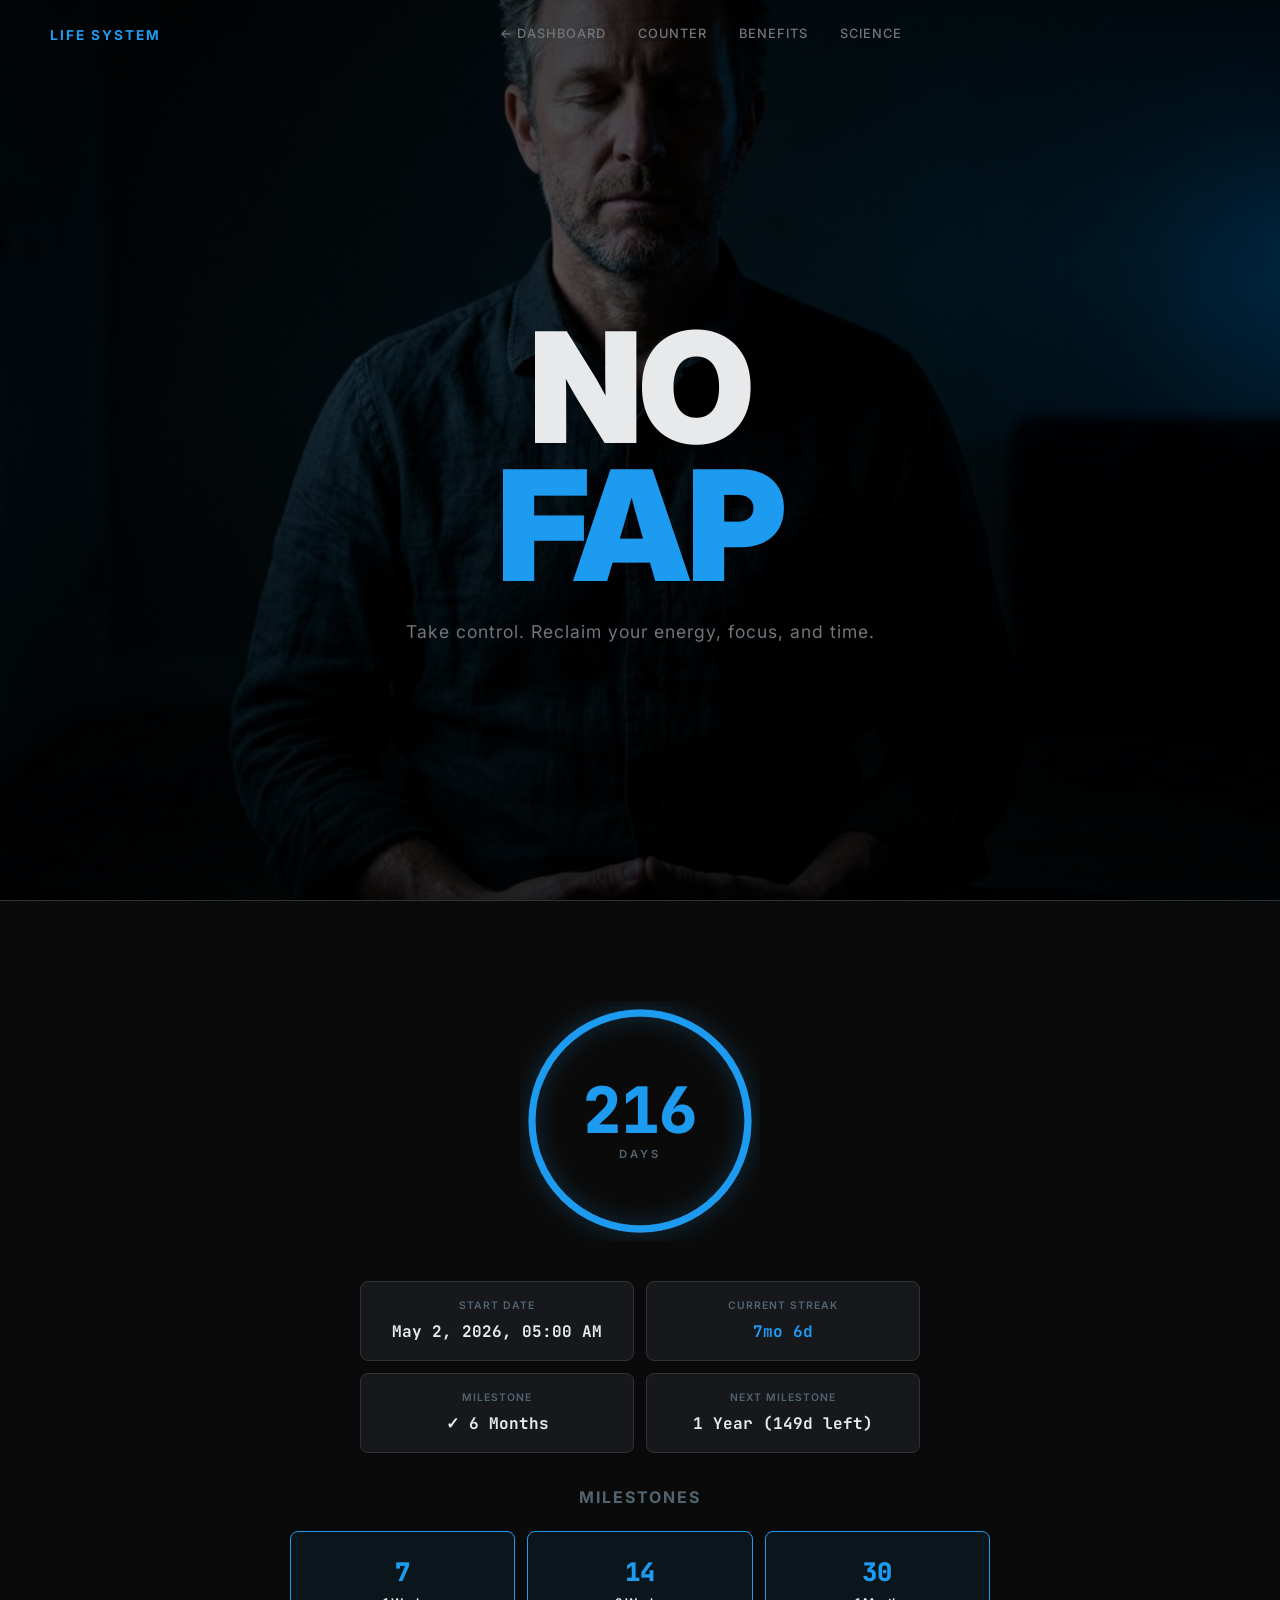
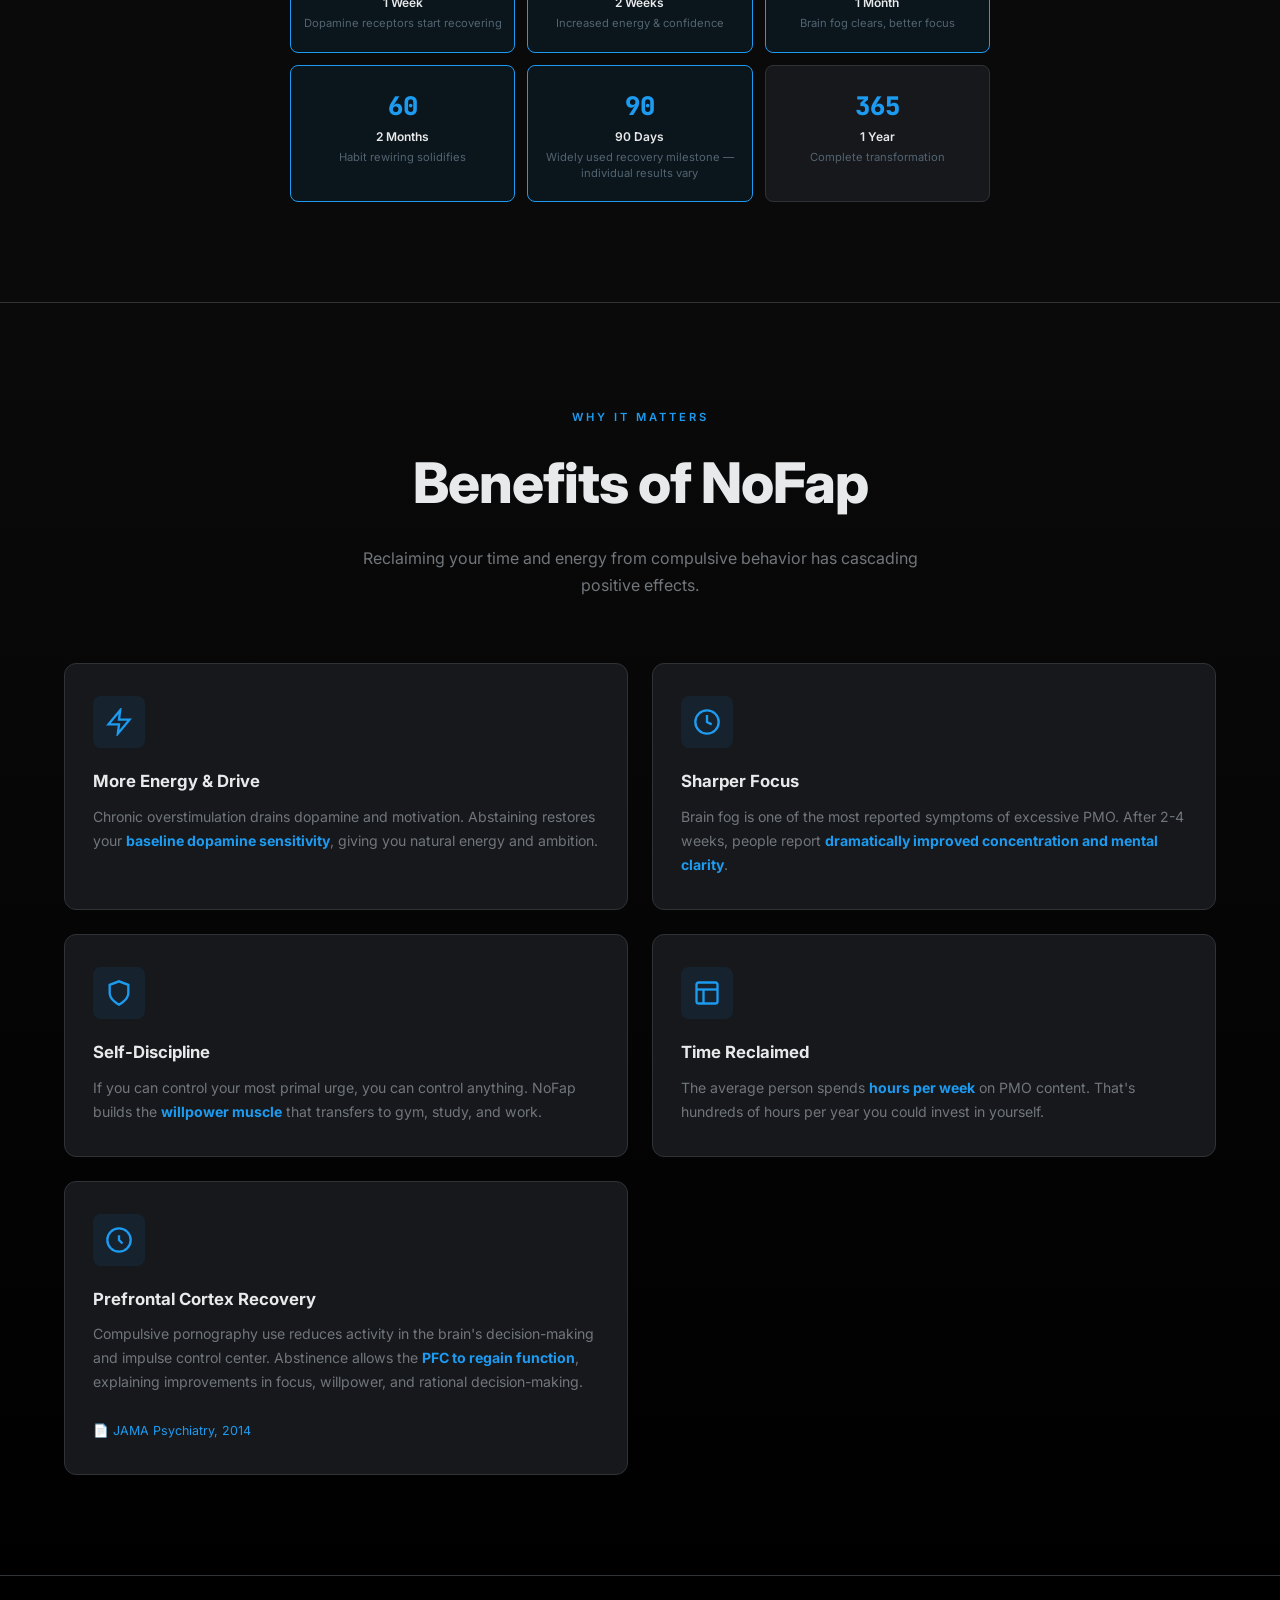
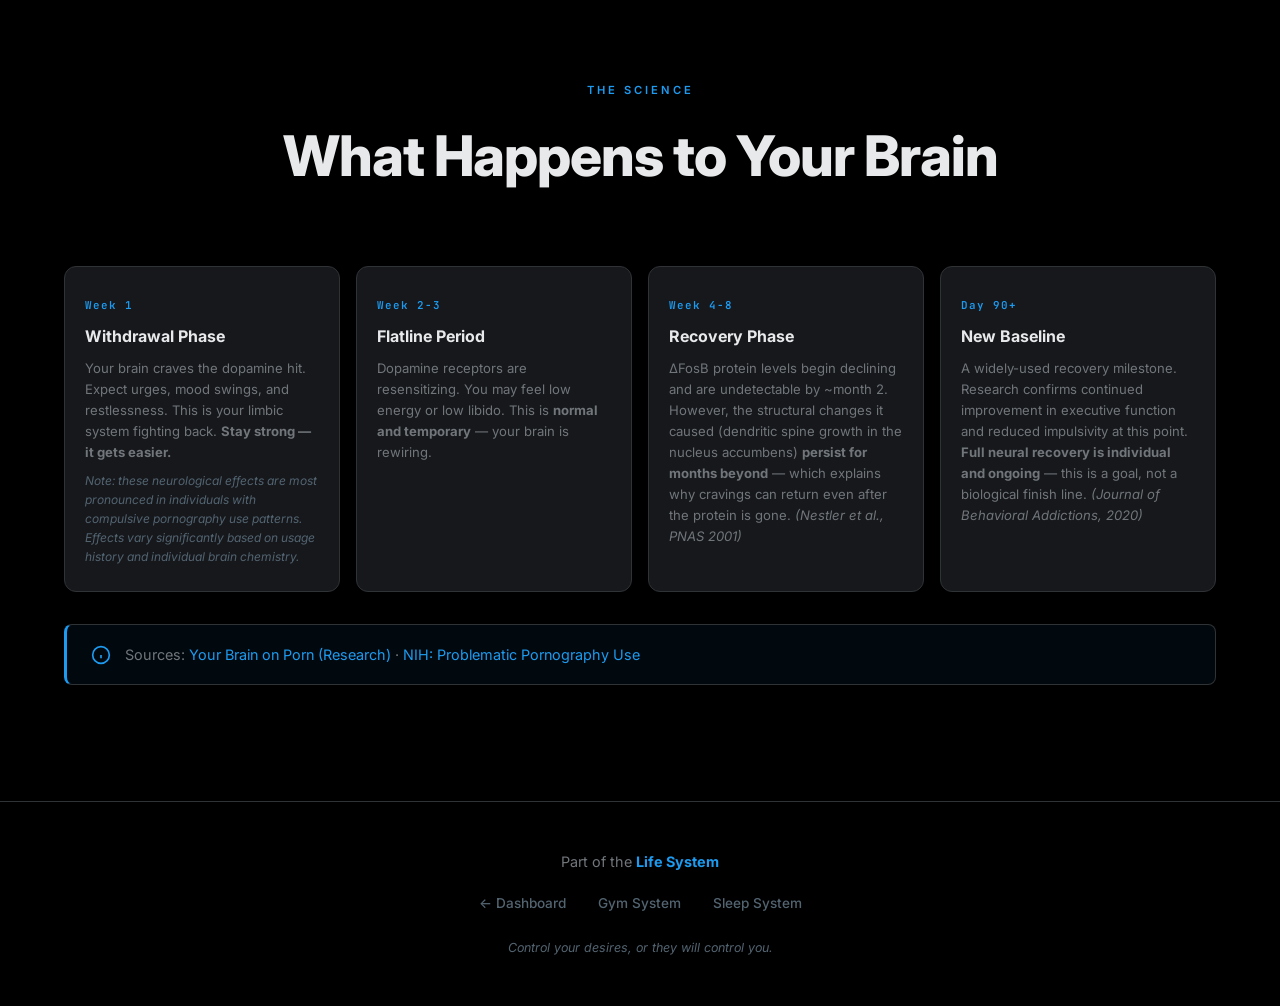
<file: NoFap/index.html>
<!DOCTYPE html>
<html lang="en">
<head>
  <meta charset="UTF-8" />
  <meta name="viewport" content="width=device-width, initial-scale=1.0" />
  <title>NoFap — Life System</title>
  <meta name="description" content="NoFap counter and tracker — track your streak, see your global ranking, and stay motivated." />
  <link rel="preconnect" href="https://fonts.googleapis.com" />
  <link rel="preconnect" href="https://fonts.gstatic.com" crossorigin />
  <link href="https://fonts.googleapis.com/css2?family=Inter:wght@300;400;500;600;700;800;900&family=JetBrains+Mono:wght@400;500;600;700;800&display=swap" rel="stylesheet" />
  <link rel="stylesheet" href="../Gym/style.css" />
  <link rel="stylesheet" href="style.css" />
</head>
<body>
  <header id="hero" class="hero hero--has-bg" style="background-image: url('hero.png')">
    <div class="hero__bg-pattern"></div>
    <nav class="hero__nav">
      <a href="../" class="nav__brand"><span class="nav__icon"></span><span>LIFE SYSTEM</span></a>
      <div class="nav__links">
        <a href="../" class="nav__link">← Dashboard</a>
        <a href="#counter" class="nav__link">Counter</a>
        <a href="#benefits" class="nav__link">Benefits</a>
        <a href="#science" class="nav__link">Science</a>
      </div>
      <div class="nav__actions">
        <button id="mobile-menu-btn" class="nav__mobile-btn" aria-label="Toggle menu"><span></span><span></span><span></span></button>
      </div>
    </nav>
    <div class="hero__content hero__content--compact">
      <!-- <div class="hero__badge">DISCIPLINE TRACKER</div> -->
      <h1 class="hero__title"><span class="hero__title-line">NO</span><span class="hero__title-line hero__title-line--accent">FAP</span></h1>
      <p class="hero__subtitle">Take control. Reclaim your energy, focus, and time.</p>
    </div>
  </header>

  <!-- COUNTER -->
  <section id="counter" class="section nf-counter-section">
    <div class="container">
      <div class="nf-counter">
        <div class="nf-counter__ring">
          <svg class="nf-ring-svg" viewBox="0 0 200 200">
            <circle class="nf-ring-bg" cx="100" cy="100" r="90" />
            <circle class="nf-ring-progress" cx="100" cy="100" r="90" id="nf-ring" />
          </svg>
          <div class="nf-counter__inner">
            <span class="nf-counter__days" id="nf-days">0</span>
            <span class="nf-counter__label">DAYS</span>
          </div>
        </div>
        <div class="nf-counter__info">
          <div class="nf-info-row">
            <span class="nf-info-label">Start Date</span>
            <span class="nf-info-value" id="nf-start-date">—</span>
          </div>
          <div class="nf-info-row">
            <span class="nf-info-label">Current Streak</span>
            <span class="nf-info-value nf-info-value--accent" id="nf-streak">—</span>
          </div>
          <div class="nf-info-row">
            <span class="nf-info-label">Milestone</span>
            <span class="nf-info-value" id="nf-milestone">—</span>
          </div>
          <div class="nf-info-row">
            <span class="nf-info-label">Next Milestone</span>
            <span class="nf-info-value" id="nf-next">—</span>
          </div>
        </div>

      </div>

      <!-- MILESTONES -->
      <div class="nf-milestones">
        <h3 class="nf-milestones__title">Milestones</h3>
        <div class="nf-milestones__grid">
          <div class="nf-mile" data-days="7"><span class="nf-mile__days">7</span><span class="nf-mile__label">1 Week</span><span class="nf-mile__desc">Dopamine receptors start recovering</span></div>
          <div class="nf-mile" data-days="14"><span class="nf-mile__days">14</span><span class="nf-mile__label">2 Weeks</span><span class="nf-mile__desc">Increased energy & confidence</span></div>
          <div class="nf-mile" data-days="30"><span class="nf-mile__days">30</span><span class="nf-mile__label">1 Month</span><span class="nf-mile__desc">Brain fog clears, better focus</span></div>
          <div class="nf-mile" data-days="60"><span class="nf-mile__days">60</span><span class="nf-mile__label">2 Months</span><span class="nf-mile__desc">Habit rewiring solidifies</span></div>
          <div class="nf-mile" data-days="90"><span class="nf-mile__days">90</span><span class="nf-mile__label">90 Days</span><span class="nf-mile__desc">Widely used recovery milestone — individual results vary</span></div>
          <div class="nf-mile" data-days="365"><span class="nf-mile__days">365</span><span class="nf-mile__label">1 Year</span><span class="nf-mile__desc">Complete transformation</span></div>
        </div>
      </div>
    </div>
  </section>

  <!-- BENEFITS -->
  <section id="benefits" class="section tips-section">
    <div class="container">
      <div class="section__header">
        <span class="section__tag">WHY IT MATTERS</span>
        <h2 class="section__title">Benefits of NoFap</h2>
        <p class="section__desc">Reclaiming your time and energy from compulsive behavior has cascading positive effects.</p>
      </div>
      <div class="tips-grid tips-grid--2col">
        <div class="tip-card"><div class="tip-card__icon"><svg width="28" height="28" viewBox="0 0 24 24" fill="none" stroke="currentColor" stroke-width="2"><path d="M13 2L3 14h9l-1 8 10-12h-9l1-8z"/></svg></div><h3 class="tip-card__title">More Energy & Drive</h3><p class="tip-card__text">Chronic overstimulation drains dopamine and motivation. Abstaining restores your <strong>baseline dopamine sensitivity</strong>, giving you natural energy and ambition.</p></div>
        <div class="tip-card"><div class="tip-card__icon"><svg width="28" height="28" viewBox="0 0 24 24" fill="none" stroke="currentColor" stroke-width="2"><circle cx="12" cy="12" r="10"/><polyline points="12 6 12 12 16 14"/></svg></div><h3 class="tip-card__title">Sharper Focus</h3><p class="tip-card__text">Brain fog is one of the most reported symptoms of excessive PMO. After 2-4 weeks, people report <strong>dramatically improved concentration and mental clarity</strong>.</p></div>
        <div class="tip-card"><div class="tip-card__icon"><svg width="28" height="28" viewBox="0 0 24 24" fill="none" stroke="currentColor" stroke-width="2"><path d="M12 22s8-4 8-10V5l-8-3-8 3v7c0 6 8 10 8 10z"/></svg></div><h3 class="tip-card__title">Self-Discipline</h3><p class="tip-card__text">If you can control your most primal urge, you can control anything. NoFap builds the <strong>willpower muscle</strong> that transfers to gym, study, and work.</p></div>
        <div class="tip-card"><div class="tip-card__icon"><svg width="28" height="28" viewBox="0 0 24 24" fill="none" stroke="currentColor" stroke-width="2"><rect x="3" y="3" width="18" height="18" rx="2"/><line x1="3" y1="9" x2="21" y2="9"/><line x1="9" y1="21" x2="9" y2="9"/></svg></div><h3 class="tip-card__title">Time Reclaimed</h3><p class="tip-card__text">The average person spends <strong>hours per week</strong> on PMO content. That's hundreds of hours per year you could invest in yourself.</p></div>
        <div class="tip-card"><div class="tip-card__icon"><svg width="28" height="28" viewBox="0 0 24 24" fill="none" stroke="currentColor" stroke-width="2"><path d="M12 2a10 10 0 110 20 10 10 0 010-20z"/><path d="M12 8v4l3 3"/></svg></div><h3 class="tip-card__title">Prefrontal Cortex Recovery</h3><p class="tip-card__text">Compulsive pornography use reduces activity in the brain's decision-making and impulse control center. Abstinence allows the <strong>PFC to regain function</strong>, explaining improvements in focus, willpower, and rational decision-making. <br><br><a href="https://pubmed.ncbi.nlm.nih.gov/25466585/" target="_blank" style="color:var(--green-light);font-size:0.78rem;">📄 JAMA Psychiatry, 2014</a></p></div>
      </div>
    </div>
  </section>

  <!-- SCIENCE -->
  <section id="science" class="section workout-section">
    <div class="container">
      <div class="section__header">
        <span class="section__tag">THE SCIENCE</span>
        <h2 class="section__title">What Happens to Your Brain</h2>
      </div>
      <div class="nf-science-grid">
        <div class="nf-science-card">
          <span class="nf-science-card__week">Week 1</span>
          <h3>Withdrawal Phase</h3>
          <p>Your brain craves the dopamine hit. Expect urges, mood swings, and restlessness. This is your limbic system fighting back. <strong>Stay strong — it gets easier.</strong></p>
          <p style="font-size:0.75rem;color:var(--text-muted);margin-top:8px;font-style:italic;">Note: these neurological effects are most pronounced in individuals with compulsive pornography use patterns. Effects vary significantly based on usage history and individual brain chemistry.</p>
        </div>
        <div class="nf-science-card">
          <span class="nf-science-card__week">Week 2-3</span>
          <h3>Flatline Period</h3>
          <p>Dopamine receptors are resensitizing. You may feel low energy or low libido. This is <strong>normal and temporary</strong> — your brain is rewiring.</p>
        </div>
        <div class="nf-science-card">
          <span class="nf-science-card__week">Week 4-8</span>
          <h3>Recovery Phase</h3>
          <p>ΔFosB protein levels begin declining and are undetectable by ~month 2. However, the structural changes it caused (dendritic spine growth in the nucleus accumbens) <strong>persist for months beyond</strong> — which explains why cravings can return even after the protein is gone. <em>(Nestler et al., PNAS 2001)</em></p>
        </div>
        <div class="nf-science-card">
          <span class="nf-science-card__week">Day 90+</span>
          <h3>New Baseline</h3>
          <p>A widely-used recovery milestone. Research confirms continued improvement in executive function and reduced impulsivity at this point. <strong>Full neural recovery is individual and ongoing</strong> — this is a goal, not a biological finish line. <em>(Journal of Behavioral Addictions, 2020)</em></p>
        </div>
      </div>
      <div class="workout-note" style="margin-top:32px;">
        <svg width="20" height="20" viewBox="0 0 24 24" fill="none" stroke="currentColor" stroke-width="2"><circle cx="12" cy="12" r="10"/><line x1="12" y1="16" x2="12" y2="12"/><line x1="12" y1="8" x2="12.01" y2="8"/></svg>
        <p>Sources: <a href="https://www.yourbrainonporn.com/relevant-research-and-articles-about-the-studies/" target="_blank" style="color:var(--green-light)">Your Brain on Porn (Research)</a> · <a href="https://pubmed.ncbi.nlm.nih.gov/34798978/" target="_blank" style="color:var(--green-light)">NIH: Problematic Pornography Use</a></p>
      </div>
    </div>
  </section>

  <footer class="footer">
    <div class="container"><div class="footer__content">
      <p class="footer__text">Part of the <strong>Life System</strong></p>
      <div class="footer__links"><a href="../" class="footer__link">← Dashboard</a><a href="../Gym/" class="footer__link">Gym System</a><a href="../Sleep/" class="footer__link">Sleep System</a></div>
      <p class="footer__copy">Control your desires, or they will control you.</p>
    </div></div>
  </footer>
  <script src="script.js"></script>
</body>
</html>
</file>
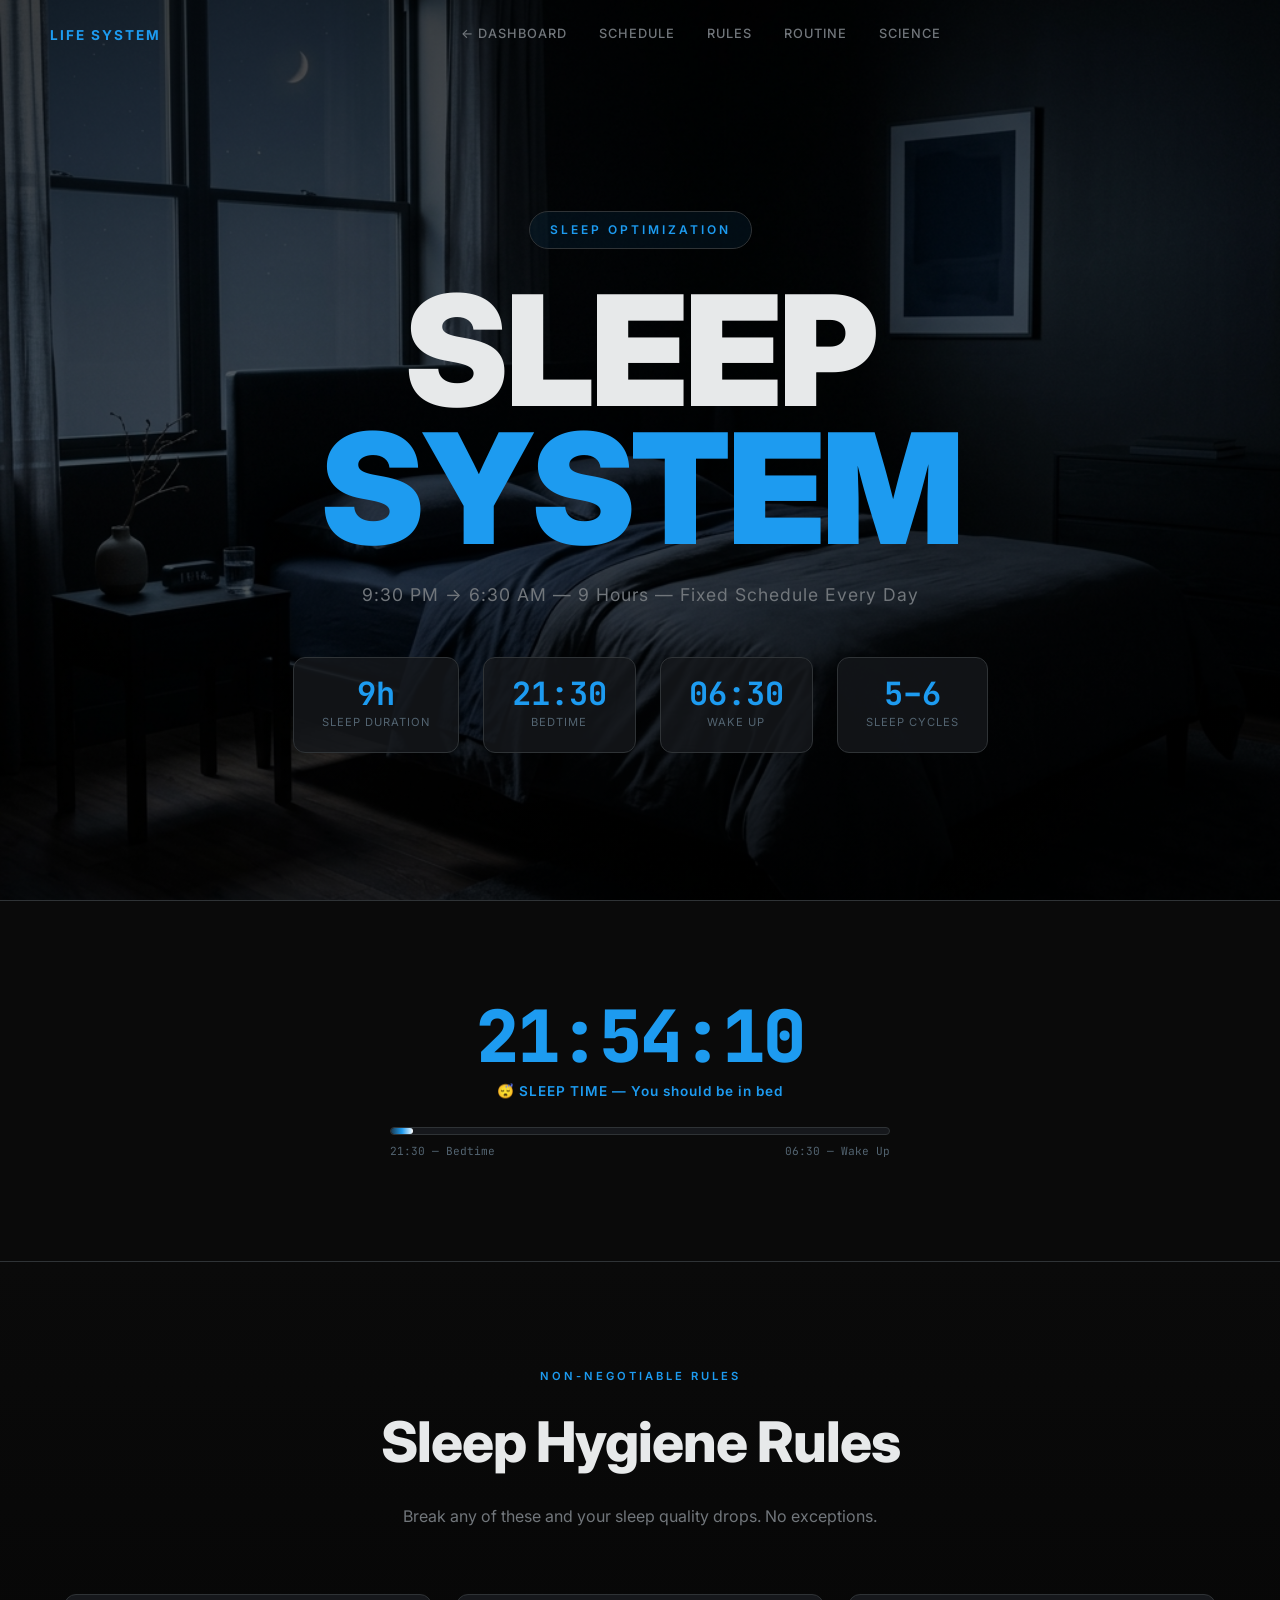
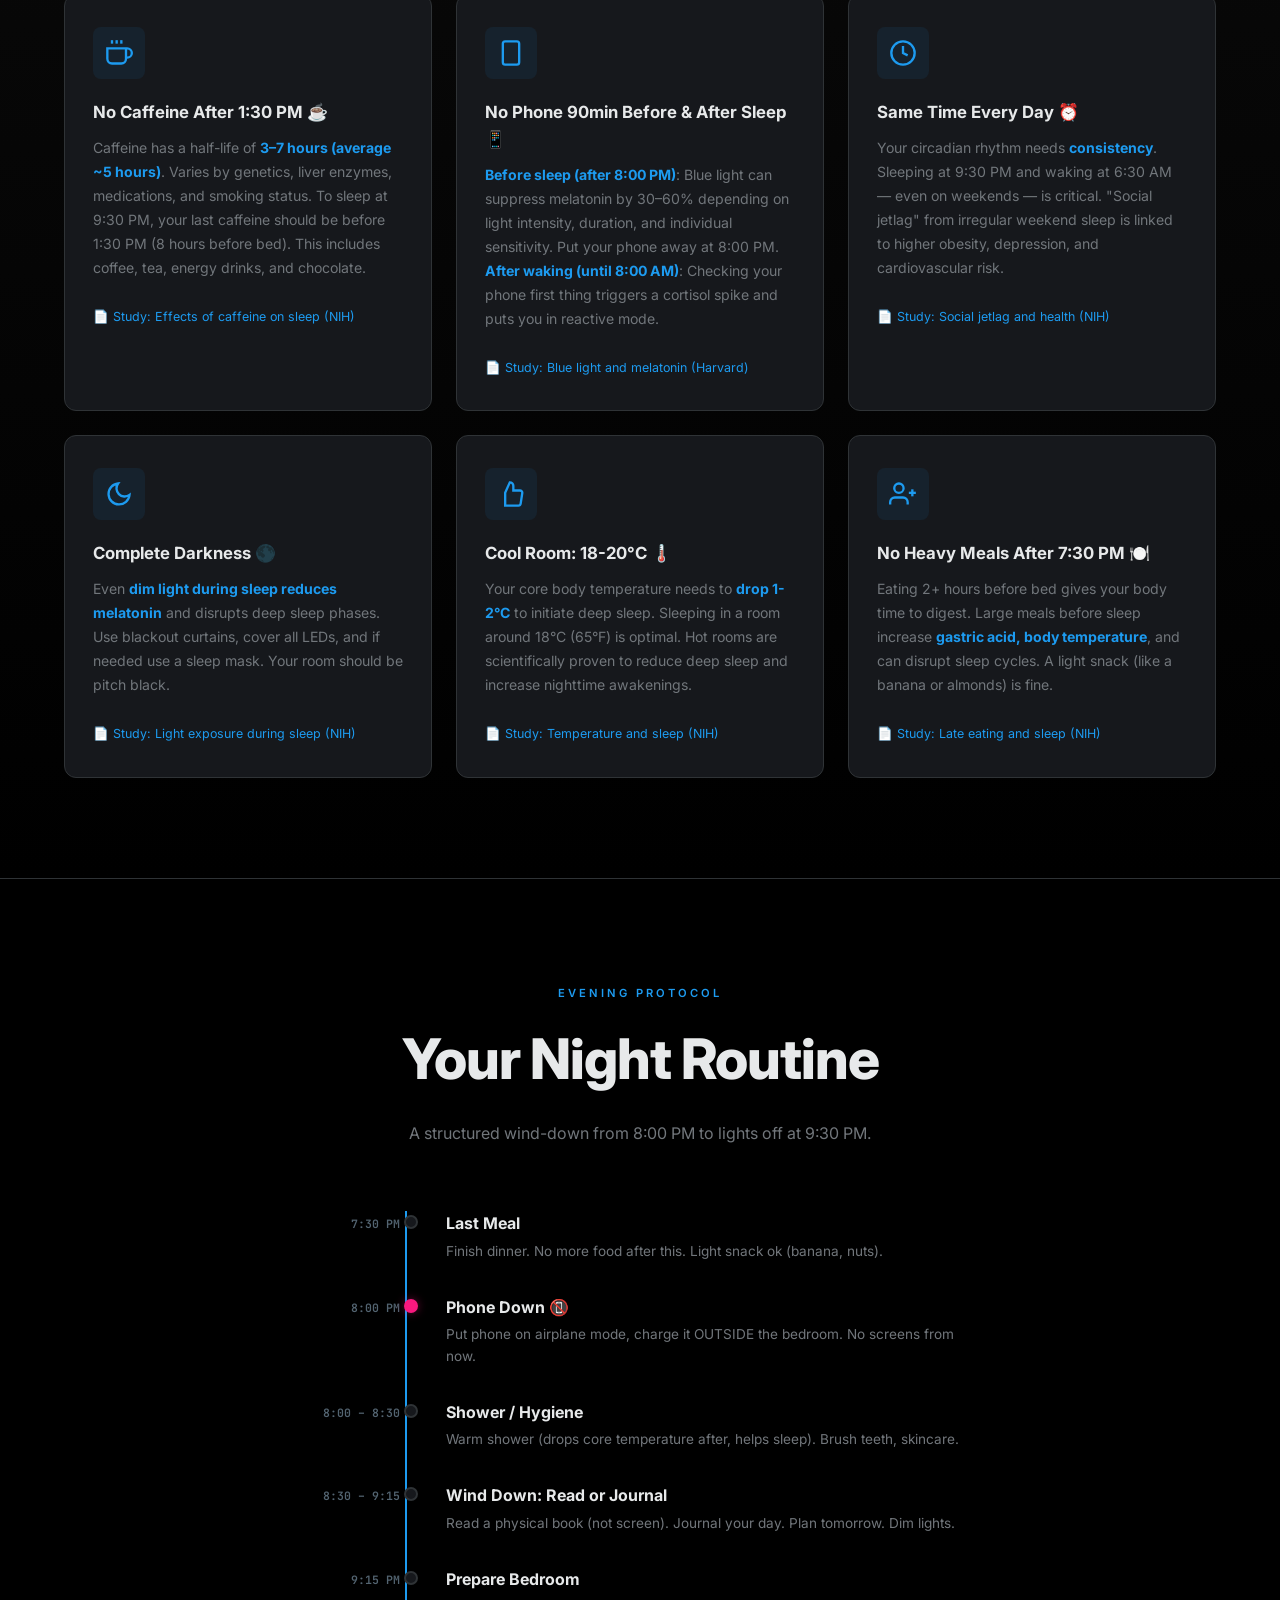
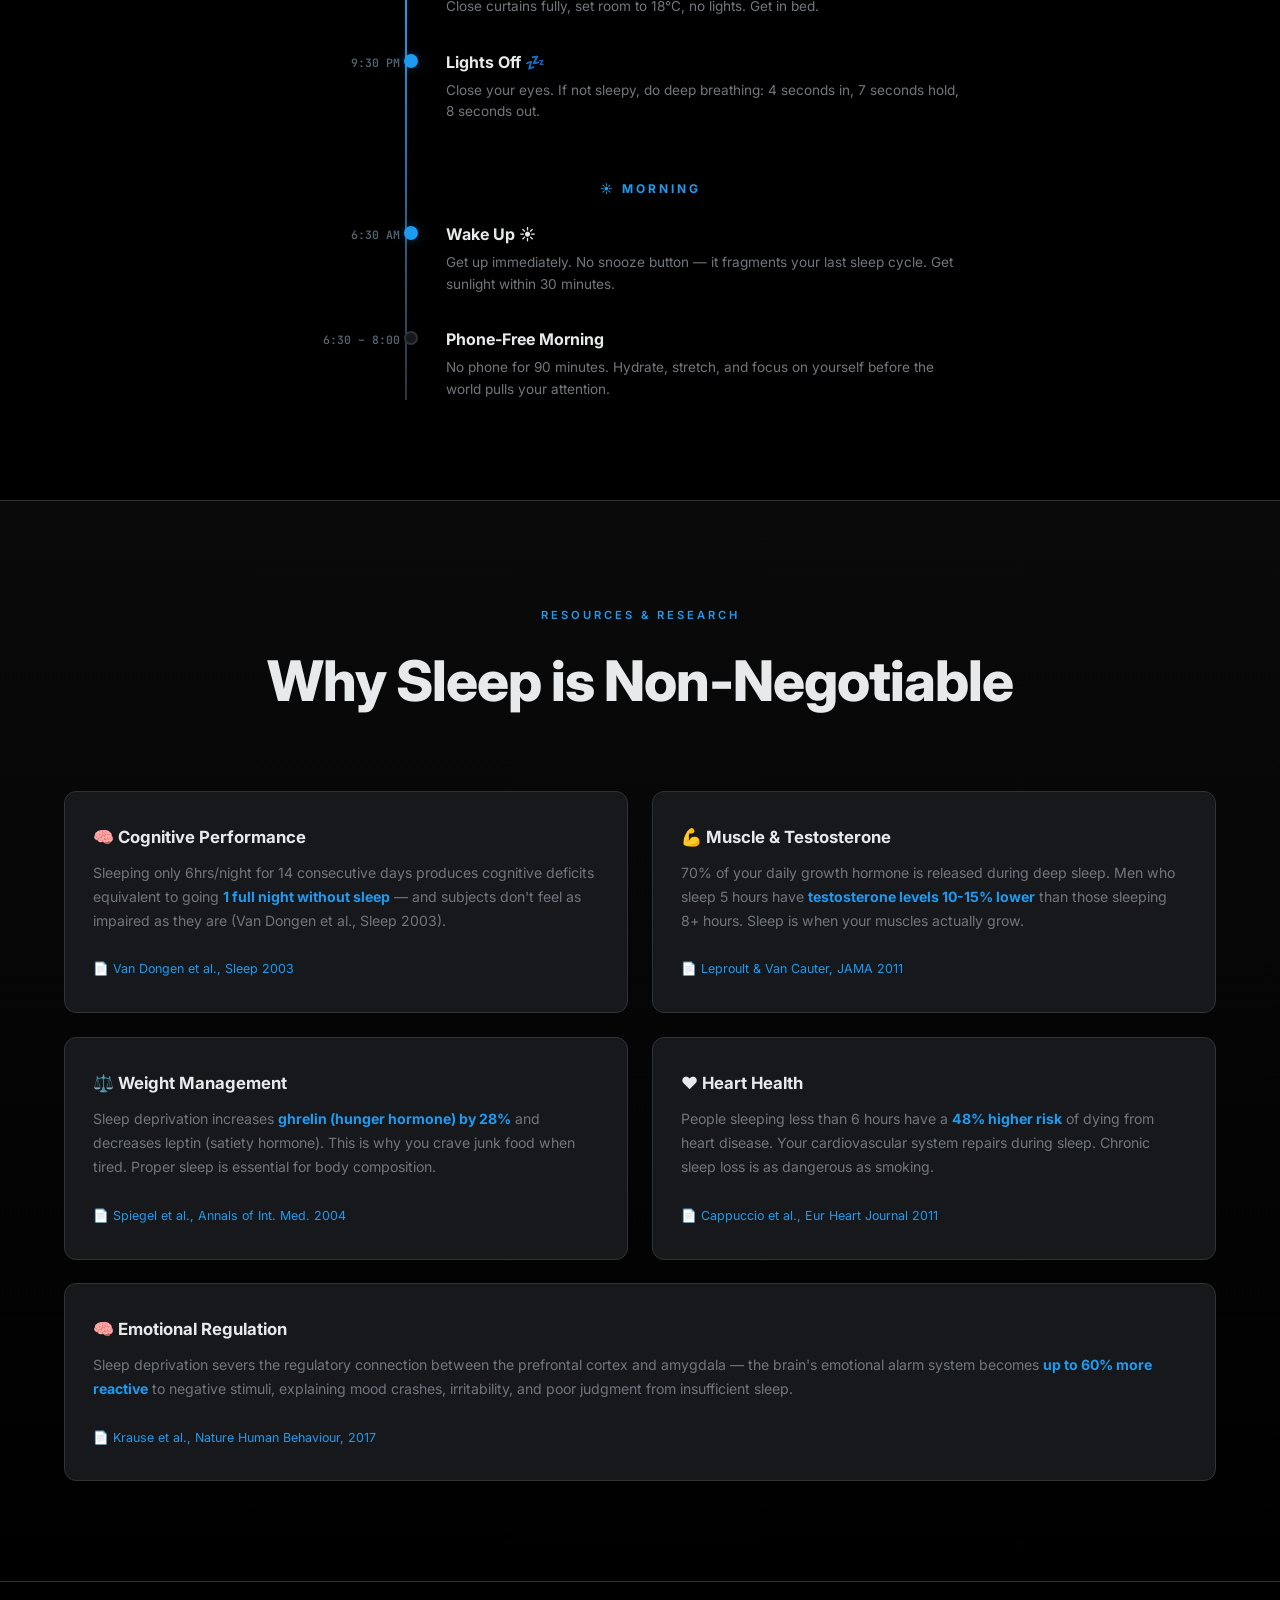
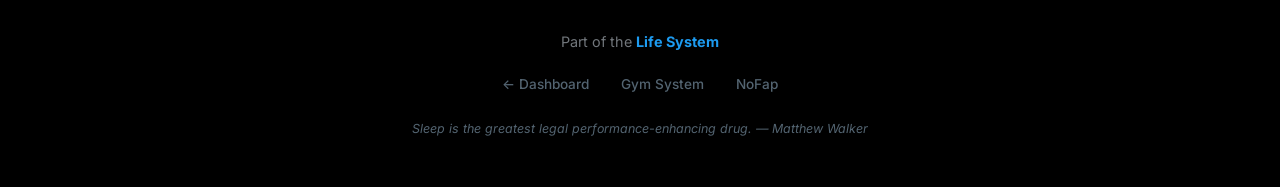
<file: Sleep/index.html>
<!DOCTYPE html>
<html lang="en">
<head>
  <meta charset="UTF-8" />
  <meta name="viewport" content="width=device-width, initial-scale=1.0" />
  <title>Sleep System — Life System</title>
  <meta name="description" content="Optimized sleep routine — 9:30pm to 6:30am — with research-backed sleep hygiene tips." />
  <link rel="preconnect" href="https://fonts.googleapis.com" />
  <link rel="preconnect" href="https://fonts.gstatic.com" crossorigin />
  <link href="https://fonts.googleapis.com/css2?family=Inter:wght@300;400;500;600;700;800;900&family=JetBrains+Mono:wght@400;500;600;700;800&display=swap" rel="stylesheet" />
  <link rel="stylesheet" href="../Gym/style.css" />
  <link rel="stylesheet" href="style.css" />
</head>
<body>
  <header id="hero" class="hero hero--has-bg" style="background-image: url('hero.png')">
    <div class="hero__bg-pattern"></div>
    <nav class="hero__nav">
      <a href="../" class="nav__brand"><span class="nav__icon"></span><span>LIFE SYSTEM</span></a>
      <div class="nav__links">
        <a href="../" class="nav__link">← Dashboard</a>
        <a href="#schedule" class="nav__link">Schedule</a>
        <a href="#rules" class="nav__link">Rules</a>
        <a href="#routine" class="nav__link">Routine</a>
        <a href="#science" class="nav__link">Science</a>
      </div>
      <div class="nav__actions">
        <button id="mobile-menu-btn" class="nav__mobile-btn" aria-label="Toggle menu"><span></span><span></span><span></span></button>
      </div>
    </nav>
    <div class="hero__content hero__content--compact">
      <div class="hero__badge">SLEEP OPTIMIZATION</div>
      <h1 class="hero__title"><span class="hero__title-line">SLEEP</span><span class="hero__title-line hero__title-line--accent">SYSTEM</span></h1>
      <p class="hero__subtitle">9:30 PM → 6:30 AM — 9 Hours — Fixed Schedule Every Day</p>
      <div class="hero__stats">
        <div class="stat-card"><span class="stat-card__number">9h</span><span class="stat-card__label">Sleep Duration</span></div>
        <div class="stat-card"><span class="stat-card__number">21:30</span><span class="stat-card__label">Bedtime</span></div>
        <div class="stat-card"><span class="stat-card__number">06:30</span><span class="stat-card__label">Wake Up</span></div>
        <div class="stat-card"><span class="stat-card__number">5–6</span><span class="stat-card__label">Sleep Cycles</span></div>
      </div>
    </div>
  </header>

  <!-- LIVE CLOCK -->
  <section id="schedule" class="section sleep-clock-section">
    <div class="container">
      <div class="sleep-clock">
        <div class="sleep-clock__time" id="sleep-clock">00:00:00</div>
        <div class="sleep-clock__status" id="sleep-status">—</div>
        <div class="sleep-clock__bar-wrap">
          <div class="sleep-clock__bar" id="sleep-bar"></div>
        </div>
        <div class="sleep-clock__labels">
          <span>21:30 — Bedtime</span>
          <span>06:30 — Wake Up</span>
        </div>
      </div>
    </div>
  </section>

  <!-- SLEEP RULES -->
  <section id="rules" class="section tips-section">
    <div class="container">
      <div class="section__header">
        <span class="section__tag">NON-NEGOTIABLE RULES</span>
        <h2 class="section__title">Sleep Hygiene Rules</h2>
        <p class="section__desc">Break any of these and your sleep quality drops. No exceptions.</p>
      </div>
      <div class="tips-grid">
        <div class="tip-card">
          <div class="tip-card__icon"><svg width="28" height="28" viewBox="0 0 24 24" fill="none" stroke="currentColor" stroke-width="2"><path d="M18 8h1a4 4 0 010 8h-1M2 8h16v9a4 4 0 01-4 4H6a4 4 0 01-4-4V8z"/><line x1="6" y1="1" x2="6" y2="4"/><line x1="10" y1="1" x2="10" y2="4"/><line x1="14" y1="1" x2="14" y2="4"/></svg></div>
          <h3 class="tip-card__title">No Caffeine After 1:30 PM ☕</h3>
          <p class="tip-card__text">Caffeine has a half-life of <strong>3–7 hours (average ~5 hours)</strong>. Varies by genetics, liver enzymes, medications, and smoking status. To sleep at 9:30 PM, your last caffeine should be before 1:30 PM (8 hours before bed). This includes coffee, tea, energy drinks, and chocolate. <br><br><a href="https://pubmed.ncbi.nlm.nih.gov/24235903/" target="_blank" style="color:var(--green-light);font-size:0.78rem;">📄 Study: Effects of caffeine on sleep (NIH)</a></p>
        </div>
        <div class="tip-card">
          <div class="tip-card__icon"><svg width="28" height="28" viewBox="0 0 24 24" fill="none" stroke="currentColor" stroke-width="2"><rect x="5" y="2" width="14" height="20" rx="2" ry="2"/><line x1="12" y1="18" x2="12.01" y2="18"/></svg></div>
          <h3 class="tip-card__title">No Phone 90min Before & After Sleep 📱</h3>
          <p class="tip-card__text"><strong>Before sleep (after 8:00 PM)</strong>: Blue light can suppress melatonin by 30–60% depending on light intensity, duration, and individual sensitivity. Put your phone away at 8:00 PM. <strong>After waking (until 8:00 AM)</strong>: Checking your phone first thing triggers a cortisol spike and puts you in reactive mode. <br><br><a href="https://pubmed.ncbi.nlm.nih.gov/25535358/" target="_blank" style="color:var(--green-light);font-size:0.78rem;">📄 Study: Blue light and melatonin (Harvard)</a></p>
        </div>
        <div class="tip-card">
          <div class="tip-card__icon"><svg width="28" height="28" viewBox="0 0 24 24" fill="none" stroke="currentColor" stroke-width="2"><circle cx="12" cy="12" r="10"/><polyline points="12 6 12 12 16 14"/></svg></div>
          <h3 class="tip-card__title">Same Time Every Day ⏰</h3>
          <p class="tip-card__text">Your circadian rhythm needs <strong>consistency</strong>. Sleeping at 9:30 PM and waking at 6:30 AM — even on weekends — is critical. "Social jetlag" from irregular weekend sleep is linked to higher obesity, depression, and cardiovascular risk. <br><br><a href="https://pubmed.ncbi.nlm.nih.gov/28364486/" target="_blank" style="color:var(--green-light);font-size:0.78rem;">📄 Study: Social jetlag and health (NIH)</a></p>
        </div>
        <div class="tip-card">
          <div class="tip-card__icon"><svg width="28" height="28" viewBox="0 0 24 24" fill="none" stroke="currentColor" stroke-width="2"><path d="M21 12.79A9 9 0 1111.21 3 7 7 0 0021 12.79z"/></svg></div>
          <h3 class="tip-card__title">Complete Darkness 🌑</h3>
          <p class="tip-card__text">Even <strong>dim light during sleep reduces melatonin</strong> and disrupts deep sleep phases. Use blackout curtains, cover all LEDs, and if needed use a sleep mask. Your room should be pitch black. <br><br><a href="https://pubmed.ncbi.nlm.nih.gov/35316830/" target="_blank" style="color:var(--green-light);font-size:0.78rem;">📄 Study: Light exposure during sleep (NIH)</a></p>
        </div>
        <div class="tip-card">
          <div class="tip-card__icon"><svg width="28" height="28" viewBox="0 0 24 24" fill="none" stroke="currentColor" stroke-width="2"><path d="M14 9V5a3 3 0 00-3-3l-4 9v11h11.28a2 2 0 002-1.7l1.38-9a2 2 0 00-2-2.3H14z"/></svg></div>
          <h3 class="tip-card__title">Cool Room: 18-20°C 🌡️</h3>
          <p class="tip-card__text">Your core body temperature needs to <strong>drop 1-2°C</strong> to initiate deep sleep. Sleeping in a room around 18°C (65°F) is optimal. Hot rooms are scientifically proven to reduce deep sleep and increase nighttime awakenings. <br><br><a href="https://pubmed.ncbi.nlm.nih.gov/22738673/" target="_blank" style="color:var(--green-light);font-size:0.78rem;">📄 Study: Temperature and sleep (NIH)</a></p>
        </div>
        <div class="tip-card">
          <div class="tip-card__icon"><svg width="28" height="28" viewBox="0 0 24 24" fill="none" stroke="currentColor" stroke-width="2"><path d="M16 21v-2a4 4 0 00-4-4H5a4 4 0 00-4 4v2"/><circle cx="8.5" cy="7" r="4"/><line x1="20" y1="8" x2="20" y2="14"/><line x1="23" y1="11" x2="17" y2="11"/></svg></div>
          <h3 class="tip-card__title">No Heavy Meals After 7:30 PM 🍽️</h3>
          <p class="tip-card__text">Eating 2+ hours before bed gives your body time to digest. Large meals before sleep increase <strong>gastric acid, body temperature</strong>, and can disrupt sleep cycles. A light snack (like a banana or almonds) is fine. <br><br><a href="https://pubmed.ncbi.nlm.nih.gov/26156950/" target="_blank" style="color:var(--green-light);font-size:0.78rem;">📄 Study: Late eating and sleep (NIH)</a></p>
        </div>
      </div>
    </div>
  </section>

  <!-- EVENING ROUTINE -->
  <section id="routine" class="section workout-section">
    <div class="container">
      <div class="section__header">
        <span class="section__tag">EVENING PROTOCOL</span>
        <h2 class="section__title">Your Night Routine</h2>
        <p class="section__desc">A structured wind-down from 8:00 PM to lights off at 9:30 PM.</p>
      </div>
      <div class="sleep-routine">
        <div class="sleep-routine__item">
          <span class="sleep-routine__time">7:30 PM</span>
          <div class="sleep-routine__dot"></div>
          <div class="sleep-routine__content">
            <h3>Last Meal</h3>
            <p>Finish dinner. No more food after this. Light snack ok (banana, nuts).</p>
          </div>
        </div>
        <div class="sleep-routine__item">
          <span class="sleep-routine__time">8:00 PM</span>
          <div class="sleep-routine__dot sleep-routine__dot--alert"></div>
          <div class="sleep-routine__content">
            <h3>Phone Down 📵</h3>
            <p>Put phone on airplane mode, charge it OUTSIDE the bedroom. No screens from now.</p>
          </div>
        </div>
        <div class="sleep-routine__item">
          <span class="sleep-routine__time">8:00 – 8:30</span>
          <div class="sleep-routine__dot"></div>
          <div class="sleep-routine__content">
            <h3>Shower / Hygiene</h3>
            <p>Warm shower (drops core temperature after, helps sleep). Brush teeth, skincare.</p>
          </div>
        </div>
        <div class="sleep-routine__item">
          <span class="sleep-routine__time">8:30 – 9:15</span>
          <div class="sleep-routine__dot"></div>
          <div class="sleep-routine__content">
            <h3>Wind Down: Read or Journal</h3>
            <p>Read a physical book (not screen). Journal your day. Plan tomorrow. Dim lights.</p>
          </div>
        </div>
        <div class="sleep-routine__item">
          <span class="sleep-routine__time">9:15 PM</span>
          <div class="sleep-routine__dot"></div>
          <div class="sleep-routine__content">
            <h3>Prepare Bedroom</h3>
            <p>Close curtains fully, set room to 18°C, no lights. Get in bed.</p>
          </div>
        </div>
        <div class="sleep-routine__item">
          <span class="sleep-routine__time">9:30 PM</span>
          <div class="sleep-routine__dot sleep-routine__dot--sleep"></div>
          <div class="sleep-routine__content">
            <h3>Lights Off 💤</h3>
            <p>Close your eyes. If not sleepy, do deep breathing: 4 seconds in, 7 seconds hold, 8 seconds out.</p>
          </div>
        </div>
        <div class="sleep-routine__divider">☀️ MORNING</div>
        <div class="sleep-routine__item">
          <span class="sleep-routine__time">6:30 AM</span>
          <div class="sleep-routine__dot sleep-routine__dot--wake"></div>
          <div class="sleep-routine__content">
            <h3>Wake Up ☀️</h3>
            <p>Get up immediately. No snooze button — it fragments your last sleep cycle. Get sunlight within 30 minutes.</p>
          </div>
        </div>
        <div class="sleep-routine__item">
          <span class="sleep-routine__time">6:30 – 8:00</span>
          <div class="sleep-routine__dot"></div>
          <div class="sleep-routine__content">
            <h3>Phone-Free Morning</h3>
            <p>No phone for 90 minutes. Hydrate, stretch, and focus on yourself before the world pulls your attention.</p>
          </div>
        </div>
      </div>
    </div>
  </section>

  <!-- SCIENCE -->
  <section id="science" class="section tips-section" style="background: linear-gradient(180deg, var(--bg-dark), var(--bg-darkest));">
    <div class="container">
      <div class="section__header">
        <span class="section__tag">RESOURCES & RESEARCH</span>
        <h2 class="section__title">Why Sleep is Non-Negotiable</h2>
      </div>
      <div class="tips-grid tips-grid--2col">
        <div class="tip-card">
          <h3 class="tip-card__title">🧠 Cognitive Performance</h3>
          <p class="tip-card__text">Sleeping only 6hrs/night for 14 consecutive days produces cognitive deficits equivalent to going <strong>1 full night without sleep</strong> — and subjects don't feel as impaired as they are (Van Dongen et al., Sleep 2003). <br><br><a href="https://pubmed.ncbi.nlm.nih.gov/12683469/" target="_blank" style="color:var(--green-light);font-size:0.78rem;">📄 Van Dongen et al., Sleep 2003</a></p>
        </div>
        <div class="tip-card">
          <h3 class="tip-card__title">💪 Muscle & Testosterone</h3>
          <p class="tip-card__text">70% of your daily growth hormone is released during deep sleep. Men who sleep 5 hours have <strong>testosterone levels 10-15% lower</strong> than those sleeping 8+ hours. Sleep is when your muscles actually grow. <br><br><a href="https://pubmed.ncbi.nlm.nih.gov/21632481/" target="_blank" style="color:var(--green-light);font-size:0.78rem;">📄 Leproult & Van Cauter, JAMA 2011</a></p>
        </div>
        <div class="tip-card">
          <h3 class="tip-card__title">⚖️ Weight Management</h3>
          <p class="tip-card__text">Sleep deprivation increases <strong>ghrelin (hunger hormone) by 28%</strong> and decreases leptin (satiety hormone). This is why you crave junk food when tired. Proper sleep is essential for body composition. <br><br><a href="https://pubmed.ncbi.nlm.nih.gov/15583226/" target="_blank" style="color:var(--green-light);font-size:0.78rem;">📄 Spiegel et al., Annals of Int. Med. 2004</a></p>
        </div>
        <div class="tip-card">
          <h3 class="tip-card__title">❤️ Heart Health</h3>
          <p class="tip-card__text">People sleeping less than 6 hours have a <strong>48% higher risk</strong> of dying from heart disease. Your cardiovascular system repairs during sleep. Chronic sleep loss is as dangerous as smoking. <br><br><a href="https://pubmed.ncbi.nlm.nih.gov/20920190/" target="_blank" style="color:var(--green-light);font-size:0.78rem;">📄 Cappuccio et al., Eur Heart Journal 2011</a></p>
        </div>
        </div>
        <div class="tip-card" style="margin-top: 2%;">
          <h3 class="tip-card__title">🧠 Emotional Regulation</h3>
          <p class="tip-card__text">Sleep deprivation severs the regulatory connection between the prefrontal cortex and amygdala — the brain's emotional alarm system becomes <strong>up to 60% more reactive</strong> to negative stimuli, explaining mood crashes, irritability, and poor judgment from insufficient sleep. <br><br><a href="https://pubmed.ncbi.nlm.nih.gov/29073412/" target="_blank" style="color:var(--green-light);font-size:0.78rem;">📄 Krause et al., Nature Human Behaviour, 2017</a></p>
        </div>
      </div>
    </div>
  </section>

  <footer class="footer">
    <div class="container"><div class="footer__content">
      <p class="footer__text">Part of the <strong>Life System</strong></p>
      <div class="footer__links"><a href="../" class="footer__link">← Dashboard</a><a href="../Gym/" class="footer__link">Gym System</a><a href="../NoFap/" class="footer__link">NoFap</a></div>
      <p class="footer__copy">Sleep is the greatest legal performance-enhancing drug. — Matthew Walker</p>
    </div></div>
  </footer>
  <script src="script.js"></script>
</body>
</html>
</file>
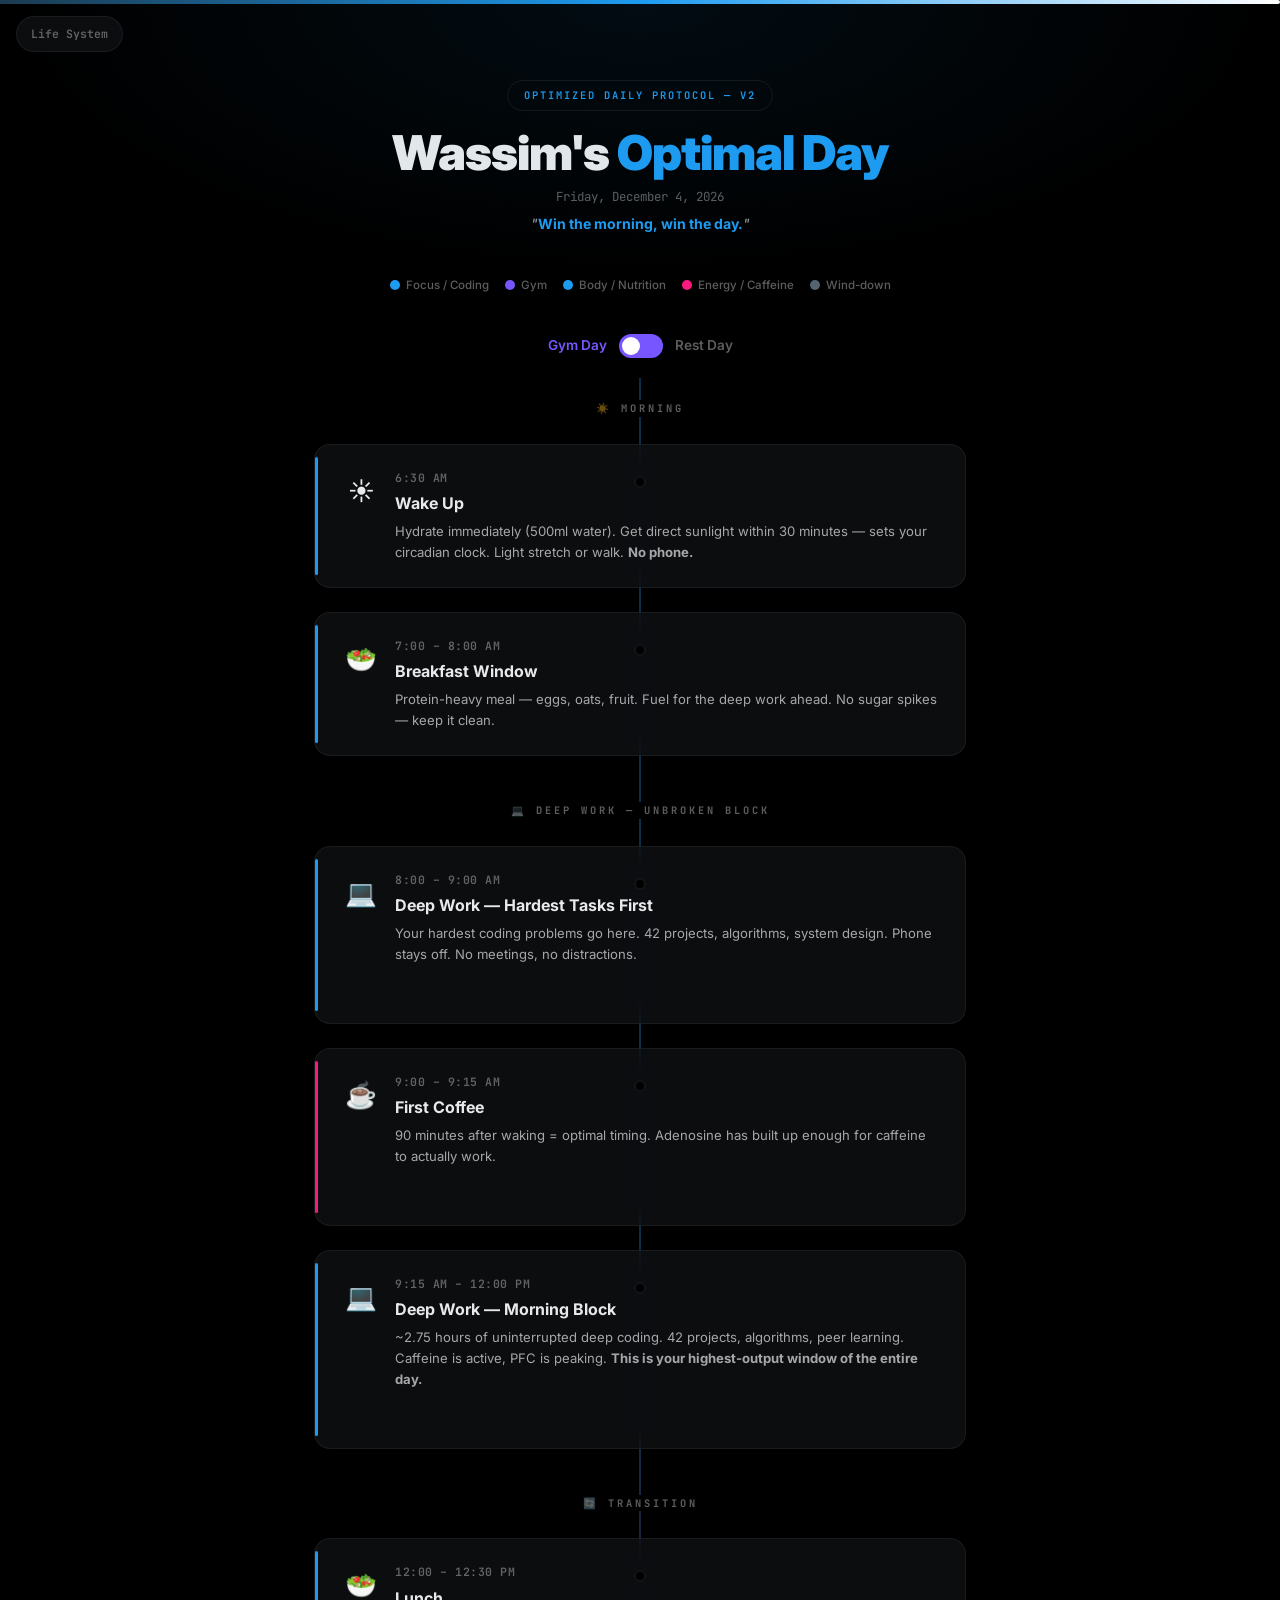
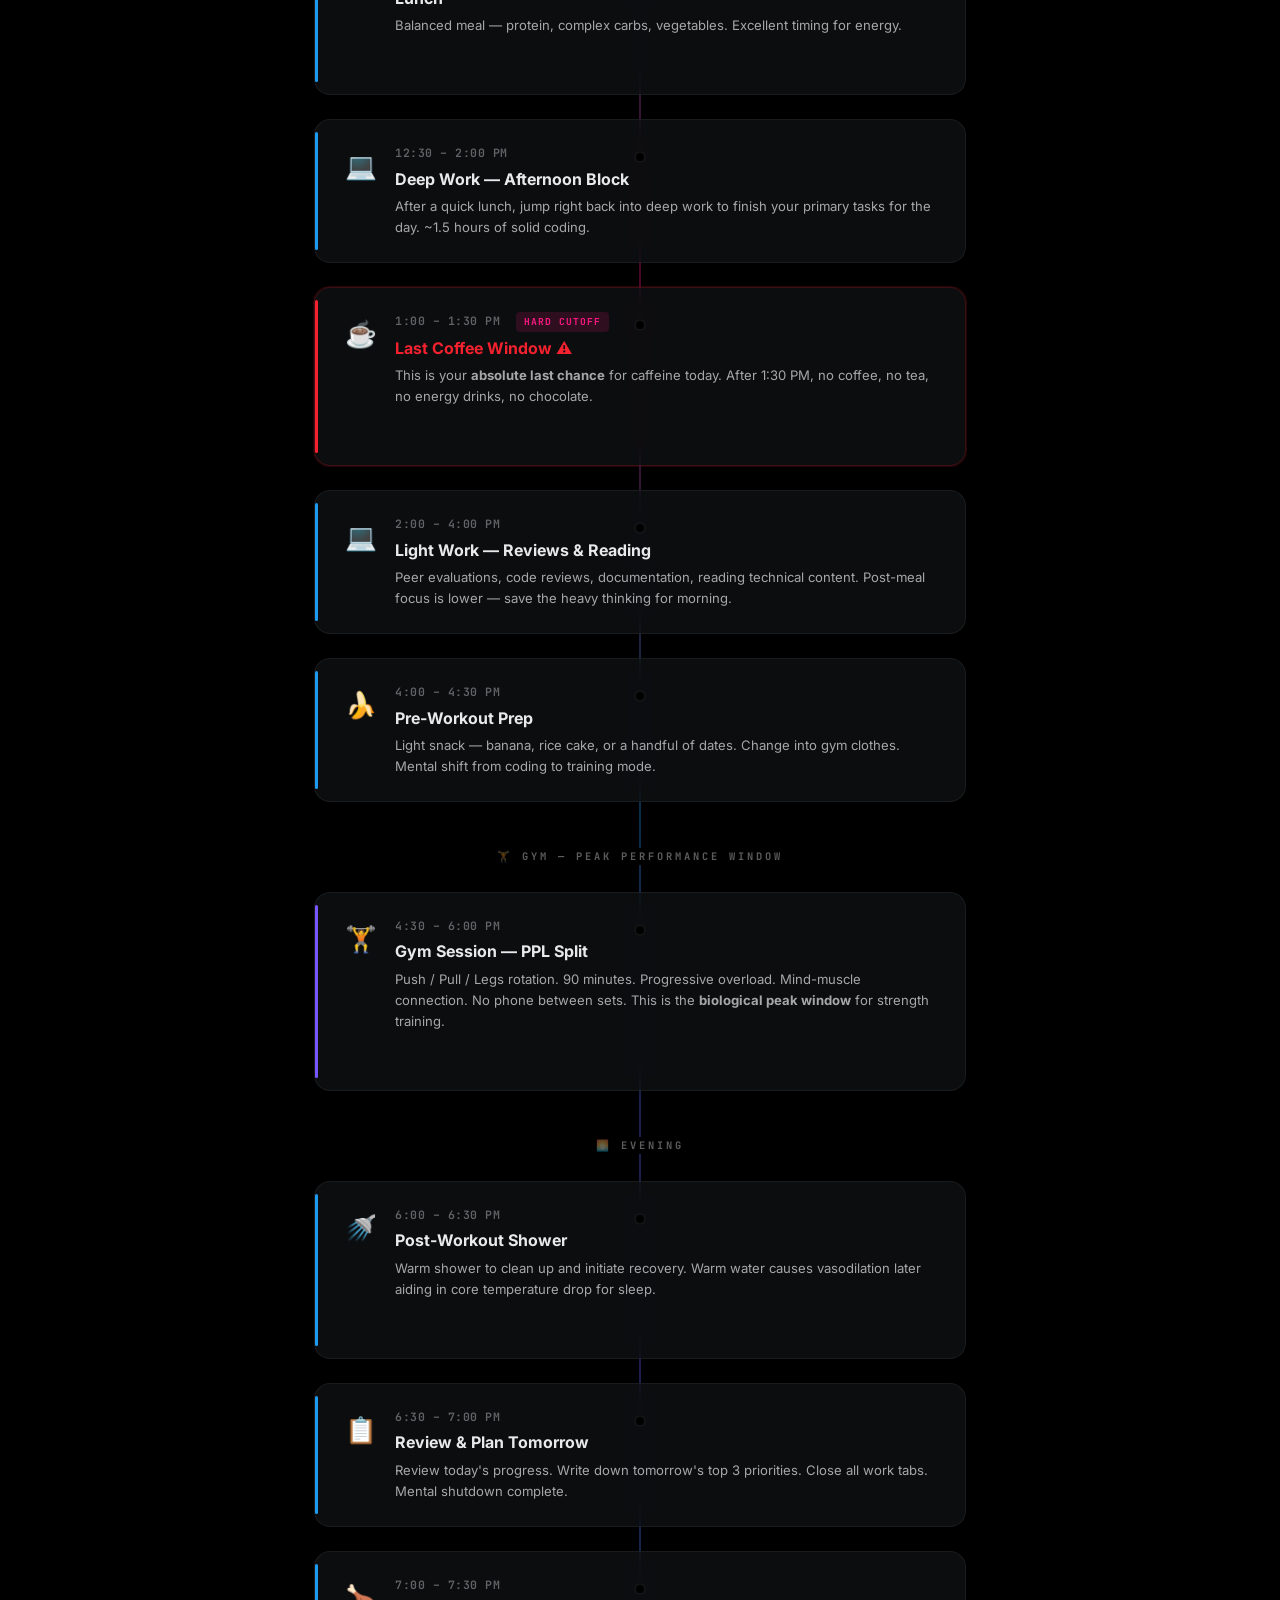
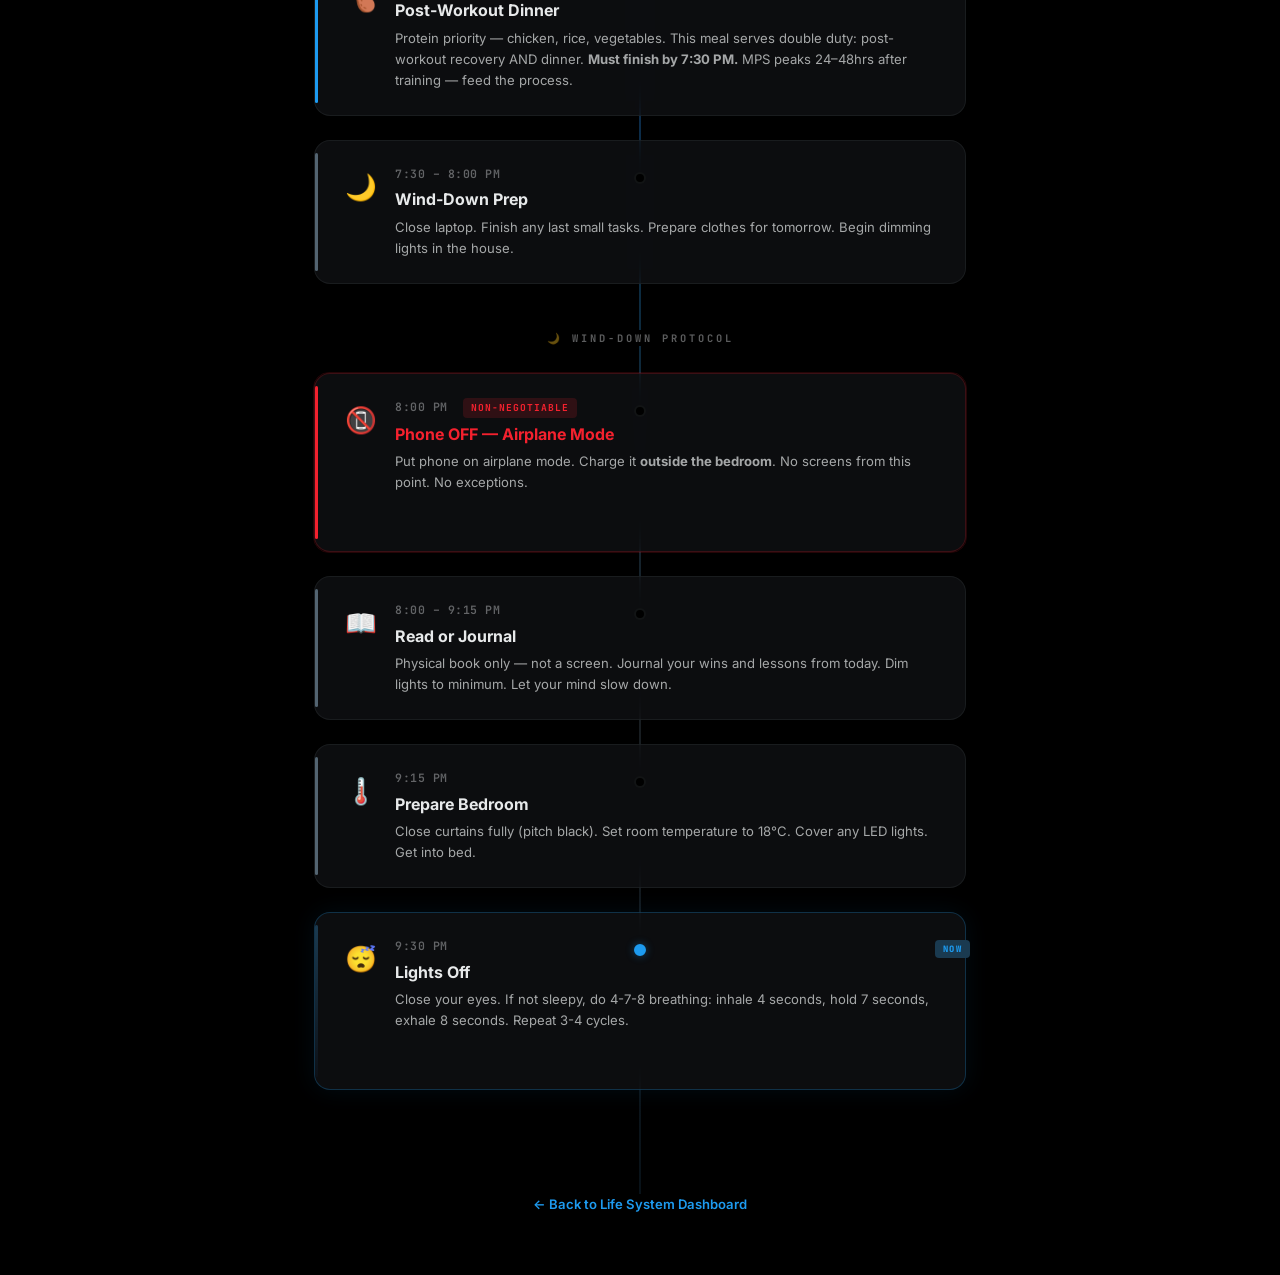
<file: ds.html>
<!DOCTYPE html>
<html lang="en">
<head>
<meta charset="UTF-8"/>
<meta name="viewport" content="width=device-width,initial-scale=1.0"/>
<title>Daily Schedule — Wassim's Optimal Day</title>
<meta name="description" content="Optimized daily schedule for a 42 Network student — deep coding, gym, sleep, no compromises."/>
<link rel="preconnect" href="https://fonts.googleapis.com"/>
<link rel="preconnect" href="https://fonts.gstatic.com" crossorigin/>
<link href="https://fonts.googleapis.com/css2?family=Inter:wght@300;400;500;600;700;800;900&family=JetBrains+Mono:wght@400;500;600;700;800&display=swap" rel="stylesheet"/>
<style>
*,*::before,*::after{box-sizing:border-box;margin:0;padding:0}
:root{
  --bg:#000000;--bg-card:rgba(22,24,28,0.55);--bg-card-hover:rgba(30,33,38,0.7);
  --border:rgba(47,51,54,0.4);--border-hover:rgba(47,51,54,0.7);
  --green-deep:#1a3a50;--green-mid:#1d9bf0;--green-light:#1d9bf0;
  --orange:#f9197f;--blue:#1d9bf0;--purple:#7856ff;
  --muted:#536471;--warn:#f4212e;
  --text:#e7e9ea;--text2:rgba(231,233,234,0.7);--text3:rgba(231,233,234,0.4);
  --font:'Inter',sans-serif;--mono:'JetBrains Mono',monospace;
  --radius:16px;--radius-sm:10px;
}
html{scroll-behavior:smooth}
body{font-family:var(--font);background:var(--bg);color:var(--text);line-height:1.6;
  min-height:100vh;-webkit-font-smoothing:antialiased}
::selection{background:var(--green-mid);color:var(--bg)}
::-webkit-scrollbar{width:6px}
::-webkit-scrollbar-track{background:transparent}
::-webkit-scrollbar-thumb{background:var(--green-deep);border-radius:100px}

/* ---- Progress Bar ---- */
.progress-bar{position:fixed;top:0;left:0;width:100%;height:4px;z-index:1000;background:rgba(255,255,255,0.04)}
.progress-bar__fill{height:100%;border-radius:0 4px 4px 0;
  background:linear-gradient(90deg,var(--green-deep),var(--green-mid),#ffffff);
  transition:width 1s ease;width:0%}

/* ---- Header ---- */
.header{text-align:center;padding:80px 24px 40px;position:relative}
.header::before{content:'';position:absolute;inset:0;
  background:radial-gradient(ellipse at 50% 0%,rgba(29,155,240,0.08) 0%,transparent 70%);pointer-events:none}
.header__badge{display:inline-block;font-family:var(--mono);font-size:.65rem;font-weight:600;
  letter-spacing:2px;color:var(--green-mid);text-transform:uppercase;
  padding:6px 16px;border:1px solid var(--border);border-radius:100px;margin-bottom:16px}
.header__title{font-size:clamp(2rem,5vw,3rem);font-weight:900;letter-spacing:-1px;
  line-height:1.1;margin-bottom:8px}
.header__title span{color:var(--green-light)}
.header__date{font-family:var(--mono);font-size:.78rem;color:var(--text3);margin-bottom:6px}
.header__quote{font-size:.88rem;color:var(--text2);font-style:italic}
.header__quote strong{color:var(--green-light);font-style:normal}

/* ---- Legend ---- */
.legend{display:flex;justify-content:center;flex-wrap:wrap;gap:16px;padding:0 24px 40px}
.legend__item{display:flex;align-items:center;gap:6px;font-size:.72rem;font-weight:500;color:var(--text3)}
.legend__dot{width:10px;height:10px;border-radius:50%;flex-shrink:0}
.legend__dot--focus{background:var(--blue)}
.legend__dot--gym{background:var(--purple)}
.legend__dot--body{background:var(--green-mid)}
.legend__dot--energy{background:var(--orange)}
.legend__dot--wind{background:var(--muted)}

/* ---- Timeline ---- */
.timeline{max-width:700px;margin:0 auto;padding:0 24px 80px;position:relative}
.timeline::before{content:'';position:absolute;left:50%;top:0;bottom:0;width:2px;
  background:linear-gradient(to bottom,var(--green-mid),var(--blue),var(--blue),var(--orange),var(--blue),var(--purple),var(--green-mid),var(--muted),var(--green-deep));
  transform:translateX(-50%);opacity:.3}

/* ---- Block Card ---- */
.block{position:relative;padding-bottom:24px;opacity:0;transform:translateY(30px);
  transition:opacity .6s ease,transform .6s ease}
.block.visible{opacity:1;transform:translateY(0)}
.block__card{position:relative;background:var(--bg-card);
  backdrop-filter:blur(16px);-webkit-backdrop-filter:blur(16px);
  border:1px solid var(--border);border-radius:var(--radius);
  padding:24px 28px;display:flex;gap:16px;align-items:flex-start;
  transition:transform .3s ease,box-shadow .3s ease,border-color .3s ease;cursor:default}
.block__card:hover{transform:translateY(-4px);
  box-shadow:0 12px 40px rgba(0,0,0,.3);border-color:var(--border-hover)}
.block__accent{position:absolute;left:0;top:12px;bottom:12px;width:3px;border-radius:4px}
.block__accent--body{background:var(--green-mid)}
.block__accent--focus{background:var(--blue)}
.block__accent--gym{background:var(--purple)}
.block__accent--energy{background:var(--orange)}
.block__accent--wind{background:var(--muted)}
.block__accent--warn{background:var(--warn)}
.block__accent--sleep{background:linear-gradient(to bottom,var(--green-deep),#0d1117)}
.block__icon{font-size:1.6rem;flex-shrink:0;margin-top:2px;width:36px;text-align:center}
.block__body{flex:1;min-width:0}
.block__time{font-family:var(--mono);font-size:.72rem;font-weight:600;color:var(--text3);
  letter-spacing:.5px;margin-bottom:4px}
.block__title{font-size:1rem;font-weight:700;margin-bottom:4px}
.block__desc{font-size:.82rem;color:var(--text2);line-height:1.6}

/* ---- Science Badge ---- */
.block__science{margin-top:12px;padding:10px 14px;
  background:rgba(29,155,240,0.04);border:1px solid rgba(29,155,240,0.08);
  border-radius:var(--radius-sm);font-size:.72rem;color:var(--green-light);
  line-height:1.5;display:flex;align-items:flex-start;gap:8px;
  opacity:0;max-height:0;overflow:hidden;transition:opacity .3s ease,max-height .4s ease,margin .3s ease,padding .3s ease}
.block__card:hover .block__science{opacity:1;max-height:200px}
.block__science-icon{flex-shrink:0;margin-top:1px}

/* ---- Warning pulse ---- */
.block--warn .block__card{border-color:rgba(244,33,46,0.2)}
.block--warn .block__card::after{content:'';position:absolute;inset:-2px;
  border-radius:var(--radius);border:1px solid rgba(244,33,46,0.15);
  animation:warnPulse 2.5s ease-in-out infinite;pointer-events:none}
@keyframes warnPulse{
  0%,100%{opacity:0;transform:scale(1)}
  50%{opacity:1;transform:scale(1.005)}
}
.block--warn .block__title{color:var(--warn)}

/* ---- Cutoff badge ---- */
.cutoff-badge{display:inline-block;font-family:var(--mono);font-size:.6rem;font-weight:700;
  letter-spacing:1px;text-transform:uppercase;padding:2px 8px;border-radius:4px;
  margin-left:8px;vertical-align:middle}
.cutoff-badge--red{background:rgba(244,33,46,0.15);color:var(--warn)}
.cutoff-badge--orange{background:rgba(249,25,127,0.15);color:var(--orange)}

/* ---- Current block indicator ---- */
.block--current .block__card{border-color:rgba(29,155,240,0.25);
  box-shadow:0 0 24px rgba(29,155,240,0.08)}
.block--current::after{content:'NOW';position:absolute;top:28px;right:-4px;
  font-family:var(--mono);font-size:.55rem;font-weight:800;letter-spacing:1.5px;
  color:var(--green-light);background:var(--green-deep);padding:2px 8px;border-radius:4px;z-index:3}

/* ---- Timeline dot connector ---- */
.block__dot{position:absolute;left:50%;top:32px;width:12px;height:12px;
  border-radius:50%;border:2px solid var(--border);background:var(--bg);
  transform:translateX(-50%);z-index:2;transition:border-color .3s ease}
.block__card:hover ~ .block__dot,
.block:hover .block__dot{border-color:var(--green-mid)}
.block--current .block__dot{border-color:var(--green-light);background:var(--green-mid);
  box-shadow:0 0 8px rgba(29,155,240,0.4)}

/* ---- Section divider ---- */
.timeline-divider{text-align:center;padding:16px 0 24px;position:relative}
.timeline-divider__text{font-family:var(--mono);font-size:.65rem;font-weight:700;
  letter-spacing:3px;text-transform:uppercase;color:var(--text3);
  background:var(--bg);padding:0 16px;display:inline-block;position:relative;z-index:2}

/* ---- Footer link ---- */
.footer-link{display:block;text-align:center;padding:0 24px 60px;
  font-size:.82rem;color:var(--text3)}
.footer-link a{color:var(--green-mid);text-decoration:none;font-weight:600}
.footer-link a:hover{color:var(--green-light)}

/* ---- Nav Link ---- */
.nav-back{position:fixed;top:16px;left:16px;z-index:999;
  font-family:var(--mono);font-size:.72rem;font-weight:600;
  color:var(--text3);text-decoration:none;
  padding:8px 14px;background:var(--bg-card);backdrop-filter:blur(12px);
  border:1px solid var(--border);border-radius:100px;
  transition:color .2s,border-color .2s}
.nav-back:hover{color:var(--green-light);border-color:var(--green-mid)}

/* ---- Toggle Switch ---- */
.day-toggle-container {
  display: flex;
  justify-content: center;
  align-items: center;
  gap: 12px;
  padding: 0 24px 20px;
}
.day-toggle-label {
  font-size: 0.85rem;
  font-weight: 600;
  color: var(--text2);
  transition: color 0.3s ease;
}
.toggle-switch {
  position: relative;
  display: inline-block;
  width: 44px;
  height: 24px;
}
.toggle-switch input {
  opacity: 0;
  width: 0;
  height: 0;
}
.toggle-slider {
  position: absolute;
  cursor: pointer;
  top: 0; left: 0; right: 0; bottom: 0;
  background-color: var(--purple);
  transition: .3s;
  border-radius: 24px;
}
.toggle-slider:before {
  position: absolute;
  content: "";
  height: 18px;
  width: 18px;
  left: 3px;
  bottom: 3px;
  background-color: white;
  transition: .3s;
  border-radius: 50%;
}
input:checked + .toggle-slider {
  background-color: var(--blue);
}
input:checked + .toggle-slider:before {
  transform: translateX(20px);
}
.is-rest-day .day-toggle-label--gym { color: var(--text3); }
.is-rest-day .day-toggle-label--rest { color: var(--blue); }
body:not(.is-rest-day) .day-toggle-label--gym { color: var(--purple); }
body:not(.is-rest-day) .day-toggle-label--rest { color: var(--text3); }

.is-rest-day .gym-content { display: none !important; }
body:not(.is-rest-day) .rest-content { display: none !important; }

/* ---- Responsive ---- */
@media(max-width:640px){
  .timeline::before{left:20px}
  .block__dot{left:20px}
  .block__card{margin-left:36px}
  .block--current::after{right:8px}
  .header{padding:60px 20px 32px}
  .header__title{font-size:1.8rem}
  .block__card{padding:18px 20px}
  .block__icon{font-size:1.3rem;width:28px}
  .block__science{opacity:1;max-height:200px}
  .legend{gap:10px}
}
</style>
</head>
<body>

<div class="progress-bar"><div class="progress-bar__fill" id="progress"></div></div>
<a href="./" class="nav-back">Life System</a>

<!-- HEADER -->
<header class="header">
  <div class="header__badge">OPTIMIZED DAILY PROTOCOL — V2</div>
  <h1 class="header__title">Wassim's <span>Optimal Day</span></h1>
  <p class="header__date" id="today-date"></p>
  <p class="header__quote">"<strong>Win the morning, win the day.</strong>"</p>
</header>

<!-- LEGEND -->
<div class="legend">
  <div class="legend__item"><span class="legend__dot legend__dot--focus"></span>Focus / Coding</div>
  <div class="legend__item"><span class="legend__dot legend__dot--gym"></span>Gym</div>
  <div class="legend__item"><span class="legend__dot legend__dot--body"></span>Body / Nutrition</div>
  <div class="legend__item"><span class="legend__dot legend__dot--energy"></span>Energy / Caffeine</div>
  <div class="legend__item"><span class="legend__dot legend__dot--wind"></span>Wind-down</div>
</div>

<!-- DAY TOGGLE -->
<div class="day-toggle-container">
  <span class="day-toggle-label day-toggle-label--gym">Gym Day</span>
  <label class="toggle-switch">
    <input type="checkbox" id="rest-day-toggle">
    <span class="toggle-slider"></span>
  </label>
  <span class="day-toggle-label day-toggle-label--rest">Rest Day</span>
</div>

<!-- TIMELINE -->
<div class="timeline" id="timeline">

  <!-- ═══ MORNING ═══ -->
  <div class="timeline-divider"><span class="timeline-divider__text">☀️ MORNING</span></div>

  <!-- 6:30 Wake -->
  <div class="block" data-start="6.5" data-end="7">
    <div class="block__card">
      <div class="block__accent block__accent--body"></div>
      <div class="block__icon">☀️</div>
      <div class="block__body">
        <div class="block__time">6:30 AM</div>
        <div class="block__title">Wake Up</div>
        <div class="block__desc">Hydrate immediately (500ml water). Get direct sunlight within 30 minutes — sets your circadian clock. Light stretch or walk. <strong>No phone.</strong></div>
      </div>
    </div>
    <div class="block__dot"></div>
  </div>

  <!-- 7:00 Breakfast -->
  <div class="block" data-start="7" data-end="8">
    <div class="block__card">
      <div class="block__accent block__accent--body"></div>
      <div class="block__icon">🥗</div>
      <div class="block__body">
        <div class="block__time">7:00 – 8:00 AM</div>
        <div class="block__title">Breakfast Window</div>
        <div class="block__desc">Protein-heavy meal — eggs, oats, fruit. Fuel for the deep work ahead. No sugar spikes — keep it clean.</div>
      </div>
    </div>
    <div class="block__dot"></div>
  </div>

  <!-- ═══ DEEP WORK MORNING ═══ -->
  <div class="timeline-divider"><span class="timeline-divider__text">💻 DEEP WORK — UNBROKEN BLOCK</span></div>

  <!-- 8:00 Deep Work Start -->
  <div class="block" data-start="8" data-end="9">
    <div class="block__card">
      <div class="block__accent block__accent--focus"></div>
      <div class="block__icon">💻</div>
      <div class="block__body">
        <div class="block__time">8:00 – 9:00 AM</div>
        <div class="block__title">Deep Work — Hardest Tasks First</div>
        <div class="block__desc">Your hardest coding problems go here. 42 projects, algorithms, system design. Phone stays off. No meetings, no distractions.</div>
        <div class="block__science"><span class="block__science-icon">🧠</span> Peak prefrontal cortex activity occurs in the morning — cortisol-driven alertness is highest 1–2hrs after waking. Use this window for your hardest problems.</div>
      </div>
    </div>
    <div class="block__dot"></div>
  </div>

  <!-- 9:00 Coffee -->
  <div class="block" data-start="9" data-end="9.25">
    <div class="block__card">
      <div class="block__accent block__accent--energy"></div>
      <div class="block__icon">☕</div>
      <div class="block__body">
        <div class="block__time">9:00 – 9:15 AM</div>
        <div class="block__title">First Coffee</div>
        <div class="block__desc">90 minutes after waking = optimal timing. Adenosine has built up enough for caffeine to actually work.</div>
        <div class="block__science"><span class="block__science-icon"></span> Wait 90 min after waking — lets adenosine clear naturally so caffeine binds more effectively. Drinking coffee immediately on wake blocks the signal but doesn't clear it — causing a crash later.</div>
      </div>
    </div>
    <div class="block__dot"></div>
  </div>

  <!-- 9:15 Deep Work continues -->
  <div class="block" data-start="9.25" data-end="12">
    <div class="block__card">
      <div class="block__accent block__accent--focus"></div>
      <div class="block__icon">💻</div>
      <div class="block__body">
        <div class="block__time">9:15 AM – 12:00 PM</div>
        <div class="block__title">Deep Work — Morning Block</div>
        <div class="block__desc">~2.75 hours of uninterrupted deep coding. 42 projects, algorithms, peer learning. Caffeine is active, PFC is peaking. <strong>This is your highest-output window of the entire day.</strong></div>
        <div class="block__science"><span class="block__science-icon">🔬</span> Cognitive performance is highest before lunch. Prioritize complex problem solving here.</div>
      </div>
    </div>
    <div class="block__dot"></div>
  </div>

  <!-- ═══ MIDDAY ═══ -->
  <div class="timeline-divider"><span class="timeline-divider__text">🔄 TRANSITION</span></div>

  <!-- 12:00 Lunch -->
  <div class="block" data-start="12" data-end="12.5">
    <div class="block__card">
      <div class="block__accent block__accent--body"></div>
      <div class="block__icon">🥗</div>
      <div class="block__body">
        <div class="block__time">12:00 – 12:30 PM</div>
        <div class="block__title">Lunch</div>
        <div class="block__desc">Balanced meal — protein, complex carbs, vegetables. Excellent timing for energy.</div>
        <div class="block__science"><span class="block__science-icon">🔬</span> Digestion and insulin sensitivity are strong in late morning → early afternoon. Matches your natural circadian hunger peak.</div>
      </div>
    </div>
    <div class="block__dot"></div>
  </div>

  <!-- 12:30 Deep Work Part 2 -->
  <div class="block" data-start="12.5" data-end="14">
    <div class="block__card">
      <div class="block__accent block__accent--focus"></div>
      <div class="block__icon">💻</div>
      <div class="block__body">
        <div class="block__time">12:30 – 2:00 PM</div>
        <div class="block__title">Deep Work — Afternoon Block</div>
        <div class="block__desc">After a quick lunch, jump right back into deep work to finish your primary tasks for the day. ~1.5 hours of solid coding.</div>
      </div>
    </div>
    <div class="block__dot"></div>
  </div>

  <!-- 13:00 Last Coffee WARNING -->
  <div class="block block--warn" data-start="13" data-end="13.5">
    <div class="block__card">
      <div class="block__accent block__accent--warn"></div>
      <div class="block__icon">☕</div>
      <div class="block__body">
        <div class="block__time">1:00 – 1:30 PM <span class="cutoff-badge cutoff-badge--orange">HARD CUTOFF</span></div>
        <div class="block__title">Last Coffee Window ⚠️</div>
        <div class="block__desc">This is your <strong>absolute last chance</strong> for caffeine today. After 1:30 PM, no coffee, no tea, no energy drinks, no chocolate.</div>
        <div class="block__science"><span class="block__science-icon">⚠️</span> Caffeine half-life: 3–7hrs (avg ~5hrs). Varies by genetics. After 1:30 PM it disrupts sleep architecture — reduced deep sleep and REM even if you "fall asleep fine."</div>
      </div>
    </div>
    <div class="block__dot"></div>
  </div>

  <!-- 14:00 Lighter work -->
  <div class="block" data-start="14" data-end="16">
    <div class="block__card">
      <div class="block__accent block__accent--focus"></div>
      <div class="block__icon">💻</div>
      <div class="block__body">
        <div class="block__time">2:00 – 4:00 PM</div>
        <div class="block__title">Light Work — Reviews & Reading</div>
        <div class="block__desc">Peer evaluations, code reviews, documentation, reading technical content. Post-meal focus is lower — save the heavy thinking for morning.</div>
      </div>
    </div>
    <div class="block__dot"></div>
  </div>

  <!-- 16:00 Pre-workout -->
  <div class="block" data-start="16" data-end="16.5">
    <div class="block__card">
      <div class="block__accent block__accent--body"></div>
      <div class="block__icon">🍌</div>
      <div class="block__body">
        <div class="block__time">4:00 – 4:30 PM</div>
        <div class="block__title">Pre-Workout Prep</div>
        <div class="block__desc">Light snack — banana, rice cake, or a handful of dates. Change into gym clothes. Mental shift from coding to training mode.</div>
      </div>
    </div>
    <div class="block__dot"></div>
  </div>

  <!-- ═══ GYM ═══ -->
  <div class="timeline-divider"><span class="timeline-divider__text">🏋️ GYM — PEAK PERFORMANCE WINDOW</span></div>

  <!-- 16:30 Gym / Rest -->
  <div class="block" data-start="16.5" data-end="18">
    <div class="block__card">
      <!-- Gym Content -->
      <div class="block__accent block__accent--gym gym-content"></div>
      <div class="block__icon gym-content">🏋️</div>
      <div class="block__body gym-content">
        <div class="block__time">4:30 – 6:00 PM</div>
        <div class="block__title">Gym Session — PPL Split</div>
        <div class="block__desc">Push / Pull / Legs rotation. 90 minutes. Progressive overload. Mind-muscle connection. No phone between sets. This is the <strong>biological peak window</strong> for strength training.</div>
        <div class="block__science"><span class="block__science-icon">💪</span> Body temperature peaks 4–6 PM → maximum strength, pliability, and speed. Testosterone-to-cortisol ratio is optimal in late afternoon — better for muscle growth than morning. (2023 meta-analysis: consistency matters most, but afternoon has a slight edge.)</div>
      </div>
      <!-- Rest Content -->
      <div class="block__accent block__accent--wind rest-content"></div>
      <div class="block__icon rest-content">🕐</div>
      <div class="block__body rest-content">
        <div class="block__time">4:00 – 6:30 PM</div>
        <div class="block__title">Free Time</div>
        <div class="block__desc">Open block for rest day flexibility. Use for recovery, deep work, socializing, or whatever you need.</div>
      </div>
    </div>
    <div class="block__dot"></div>
  </div>

  <!-- ═══ EVENING ═══ -->
  <div class="timeline-divider"><span class="timeline-divider__text">🌅 EVENING</span></div>

  <!-- 18:00 Shower -->
  <div class="block gym-content" data-start="18" data-end="18.5">
    <div class="block__card">
      <div class="block__accent block__accent--body"></div>
      <div class="block__icon">🚿</div>
      <div class="block__body">
        <div class="block__time">6:00 – 6:30 PM</div>
        <div class="block__title">Post-Workout Shower</div>
        <div class="block__desc">Warm shower to clean up and initiate recovery. Warm water causes vasodilation later aiding in core temperature drop for sleep.</div>
        <div class="block__science"><span class="block__science-icon">🌡️</span> Warm shower → vasodilation → heat loss → core temp drops 1–2°C → sleep onset triggered. Regular timing aids sleep architecture.</div>
      </div>
    </div>
    <div class="block__dot"></div>
  </div>

  <!-- 18:30 Light review -->
  <div class="block" data-start="18.5" data-end="19">
    <div class="block__card">
      <div class="block__accent block__accent--focus"></div>
      <div class="block__icon">📋</div>
      <div class="block__body">
        <div class="block__time">6:30 – 7:00 PM</div>
        <div class="block__title">Review & Plan Tomorrow</div>
        <div class="block__desc">Review today's progress. Write down tomorrow's top 3 priorities. Close all work tabs. Mental shutdown complete.</div>
      </div>
    </div>
    <div class="block__dot"></div>
  </div>

  <!-- 19:00 Post-workout Dinner -->
  <div class="block" data-start="19" data-end="19.5">
    <div class="block__card">
      <div class="block__accent block__accent--body"></div>
      <div class="block__icon">🍗</div>
      <div class="block__body">
        <div class="block__time">7:00 – 7:30 PM</div>
        <div class="block__title">Post-Workout Dinner</div>
        <div class="block__desc">Protein priority — chicken, rice, vegetables. This meal serves double duty: post-workout recovery AND dinner. <strong>Must finish by 7:30 PM.</strong> MPS peaks 24–48hrs after training — feed the process.</div>
      </div>
    </div>
    <div class="block__dot"></div>
  </div>

  <!-- 19:30 Wind-down prep -->
  <div class="block" data-start="19.5" data-end="20">
    <div class="block__card">
      <div class="block__accent block__accent--wind"></div>
      <div class="block__icon">🌙</div>
      <div class="block__body">
        <div class="block__time">7:30 – 8:00 PM</div>
        <div class="block__title">Wind-Down Prep</div>
        <div class="block__desc">Close laptop. Finish any last small tasks. Prepare clothes for tomorrow. Begin dimming lights in the house.</div>
      </div>
    </div>
    <div class="block__dot"></div>
  </div>

  <!-- ═══ WIND DOWN ═══ -->
  <div class="timeline-divider"><span class="timeline-divider__text">🌙 WIND-DOWN PROTOCOL</span></div>

  <!-- 20:00 Phone OFF WARNING -->
  <div class="block block--warn" data-start="20" data-end="20.1">
    <div class="block__card">
      <div class="block__accent block__accent--warn"></div>
      <div class="block__icon">📵</div>
      <div class="block__body">
        <div class="block__time">8:00 PM <span class="cutoff-badge cutoff-badge--red">NON-NEGOTIABLE</span></div>
        <div class="block__title">Phone OFF — Airplane Mode</div>
        <div class="block__desc">Put phone on airplane mode. Charge it <strong>outside the bedroom</strong>. No screens from this point. No exceptions.</div>
        <div class="block__science"><span class="block__science-icon">🔬</span> Blue light suppresses melatonin 30–60%. Your PFC needs deep sleep to fully restore impulse control and decision-making. Every minute of screen time here steals from tomorrow's performance.</div>
      </div>
    </div>
    <div class="block__dot"></div>
  </div>

  <!-- 20:00 Read -->
  <div class="block" data-start="20.1" data-end="21.25">
    <div class="block__card">
      <div class="block__accent block__accent--wind"></div>
      <div class="block__icon">📖</div>
      <div class="block__body">
        <div class="block__time">8:00 – 9:15 PM</div>
        <div class="block__title">Read or Journal</div>
        <div class="block__desc">Physical book only — not a screen. Journal your wins and lessons from today. Dim lights to minimum. Let your mind slow down.</div>
      </div>
    </div>
    <div class="block__dot"></div>
  </div>

  <!-- 21:15 Prepare room -->
  <div class="block" data-start="21.25" data-end="21.5">
    <div class="block__card">
      <div class="block__accent block__accent--wind"></div>
      <div class="block__icon">🌡️</div>
      <div class="block__body">
        <div class="block__time">9:15 PM</div>
        <div class="block__title">Prepare Bedroom</div>
        <div class="block__desc">Close curtains fully (pitch black). Set room temperature to 18°C. Cover any LED lights. Get into bed.</div>
      </div>
    </div>
    <div class="block__dot"></div>
  </div>

  <!-- 21:30 SLEEP -->
  <div class="block" data-start="21.5" data-end="30">
    <div class="block__card">
      <div class="block__accent block__accent--sleep"></div>
      <div class="block__icon">😴</div>
      <div class="block__body">
        <div class="block__time">9:30 PM</div>
        <div class="block__title">Lights Off</div>
        <div class="block__desc">Close your eyes. If not sleepy, do 4-7-8 breathing: inhale 4 seconds, hold 7 seconds, exhale 8 seconds. Repeat 3-4 cycles.</div>
        <div class="block__science"><span class="block__science-icon">💤</span> 9 hrs sleep = 5–6 full 90-min cycles. ~70% of growth hormone is released in the first deep sleep cycle. PFC is fully restored — critical for tomorrow's focus, willpower, and coding performance.</div>
      </div>
    </div>
    <div class="block__dot"></div>
  </div>

</div>

<!-- Footer -->
<div class="footer-link">
  <a href="./">← Back to Life System Dashboard</a>
</div>

<script>
document.addEventListener('DOMContentLoaded',()=>{
  // ---- Date ----
  const dateEl=document.getElementById('today-date');
  const now=new Date();
  dateEl.textContent=now.toLocaleDateString('en-US',{weekday:'long',year:'numeric',month:'long',day:'numeric'});

  // ---- Progress Bar ----
  const progressEl=document.getElementById('progress');
  function updateProgress(){
    const n=new Date();
    const h=n.getHours()+n.getMinutes()/60;
    const start=6.5,end=21.5;
    const pct=Math.max(0,Math.min(100,((h-start)/(end-start))*100));
    progressEl.style.width=pct+'%';
  }
  updateProgress();
  setInterval(updateProgress,60000);

  // ---- Scroll Reveal ----
  const blocks=document.querySelectorAll('.block');
  blocks.forEach((b,i)=>{b.style.transitionDelay=`${i*0.04}s`});
  const obs=new IntersectionObserver(entries=>{
    entries.forEach(e=>{
      if(e.isIntersecting){e.target.classList.add('visible');obs.unobserve(e.target)}
    });
  },{threshold:0.15,rootMargin:'0px 0px -30px 0px'});
  blocks.forEach(b=>obs.observe(b));

  // ---- Highlight current block ----
  function highlightCurrent(){
    const n=new Date();
    const h=n.getHours()+n.getMinutes()/60;
    blocks.forEach(b=>b.classList.remove('block--current'));
    let currentBlock=null;
    blocks.forEach(b=>{
      const start=parseFloat(b.getAttribute('data-start'));
      const end=parseFloat(b.getAttribute('data-end'));
      if(h>=start&&h<end) currentBlock=b;
    });
    if(currentBlock) currentBlock.classList.add('block--current');
  }
  highlightCurrent();
  setInterval(highlightCurrent,60000);

  // ---- Smooth scroll ----
  document.querySelectorAll('a[href^="#"]').forEach(a=>{
    a.addEventListener('click',e=>{
      const t=document.querySelector(a.getAttribute('href'));
      if(t){e.preventDefault();t.scrollIntoView({behavior:'smooth'})}
    });
  });

  // ---- Gym / Rest Toggle ----
  const restToggle=document.getElementById('rest-day-toggle');
  const isRest=localStorage.getItem('isRestDay')==='true';
  restToggle.checked=isRest;
  if(isRest) document.body.classList.add('is-rest-day');
  
  restToggle.addEventListener('change',(e)=>{
    if(e.target.checked){
      document.body.classList.add('is-rest-day');
      localStorage.setItem('isRestDay','true');
    }else{
      document.body.classList.remove('is-rest-day');
      localStorage.setItem('isRestDay','false');
    }
  });

});
</script>
</body>
</html>
</file>
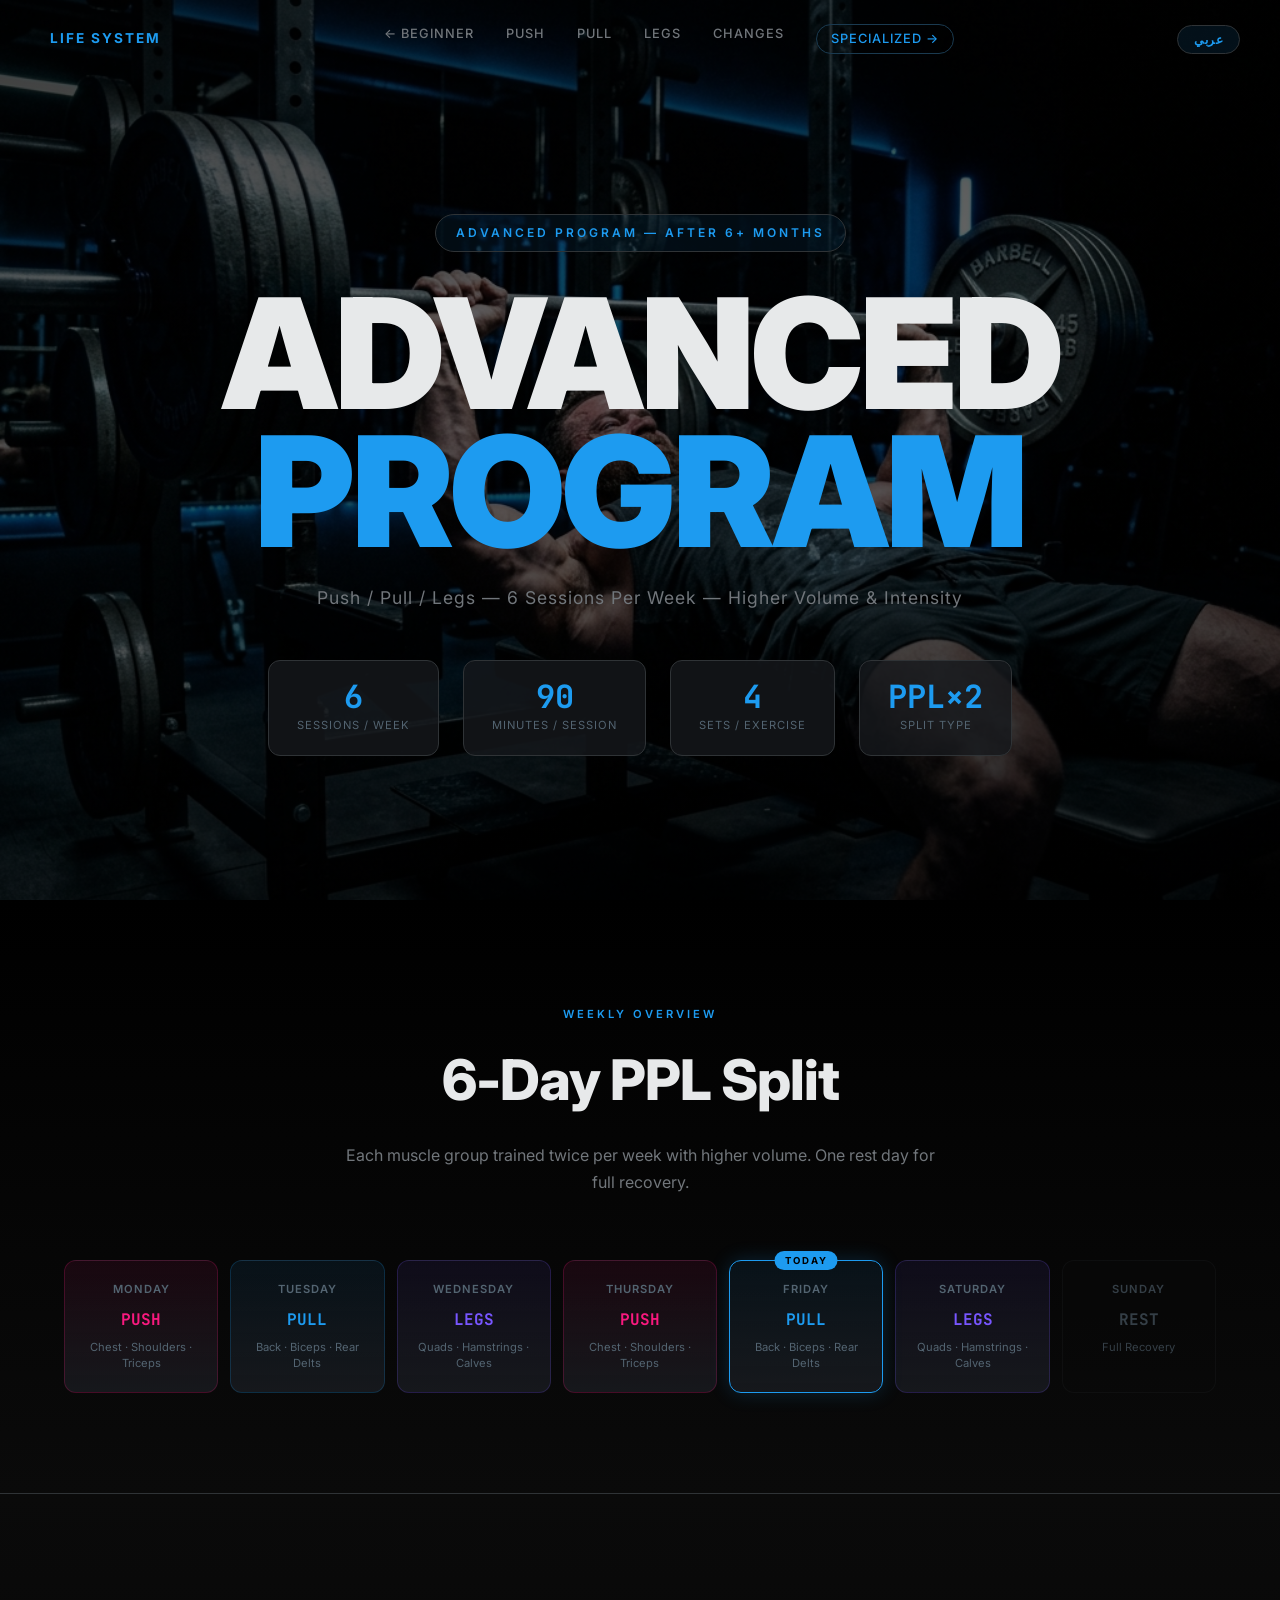
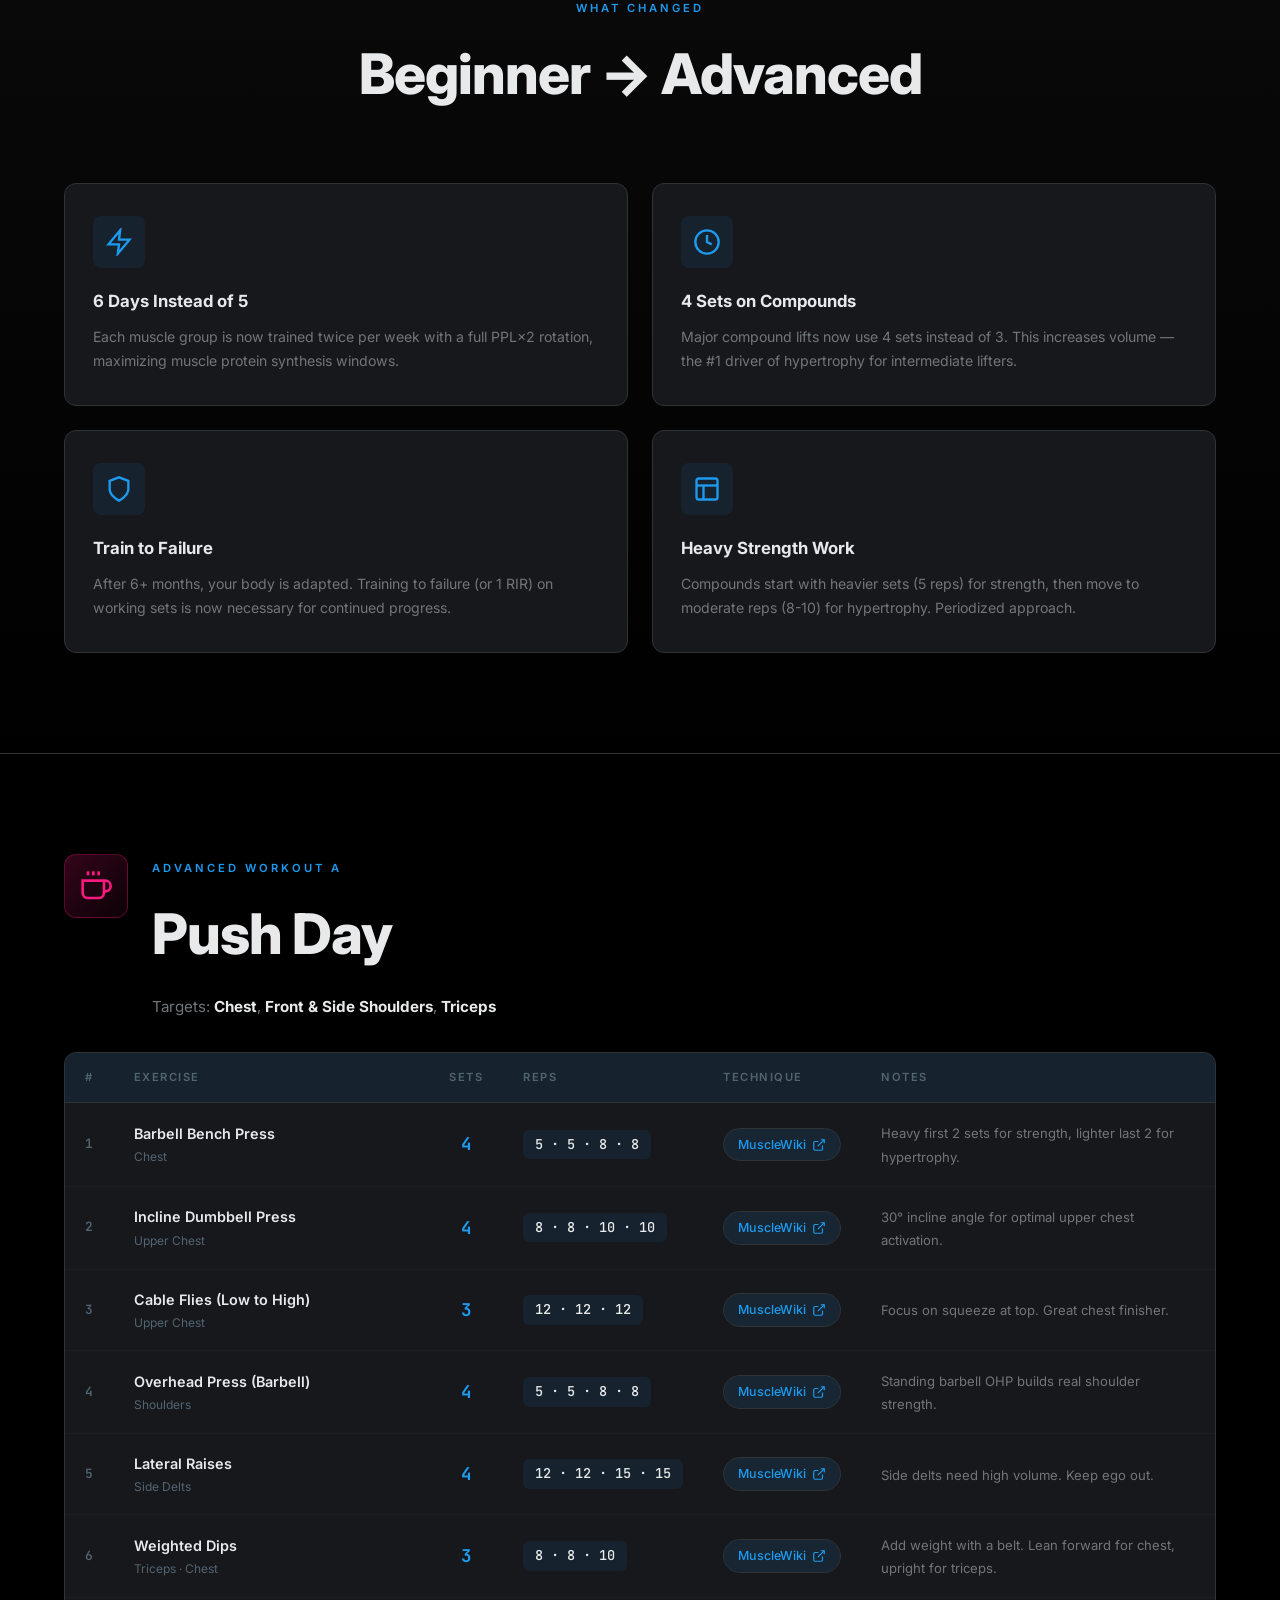
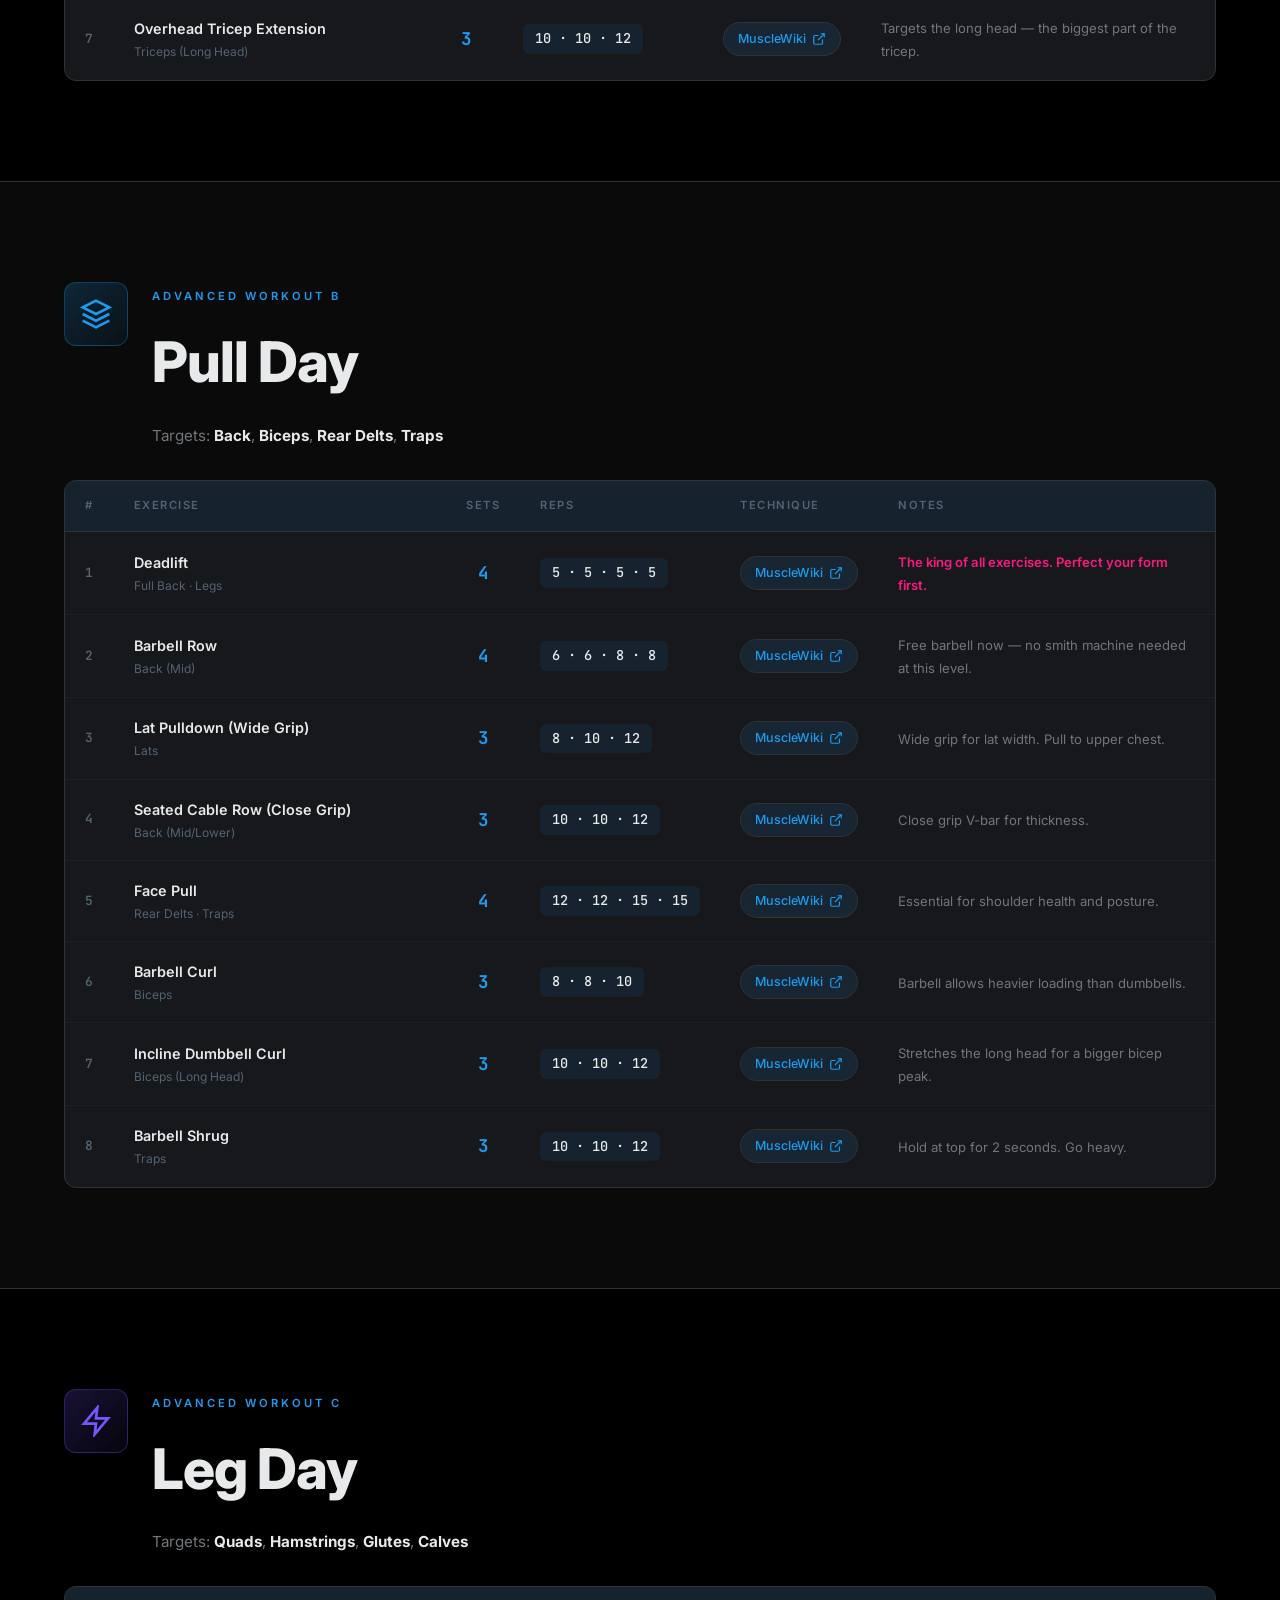
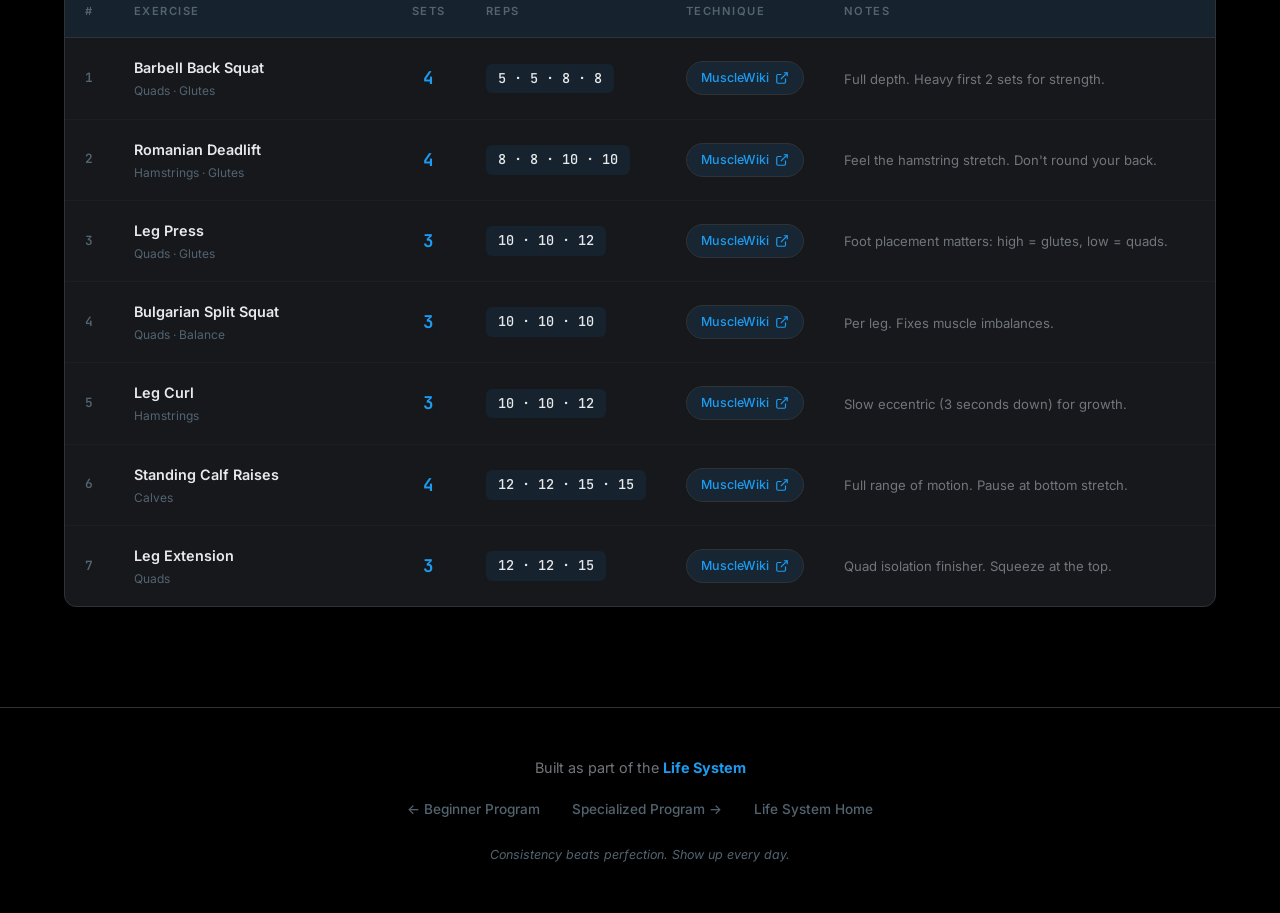
<file: Gym/advanced.html>
<!DOCTYPE html>
<html lang="en">
<head>
  <meta charset="UTF-8" />
  <meta name="viewport" content="width=device-width, initial-scale=1.0" />
  <title>Advanced Program — Gym System</title>
  <meta name="description" content="Advanced PPL training program — 6 sessions per week for muscle and strength after 6+ months of training." />
  <link rel="preconnect" href="https://fonts.googleapis.com" />
  <link rel="preconnect" href="https://fonts.gstatic.com" crossorigin />
  <link href="https://fonts.googleapis.com/css2?family=Inter:wght@300;400;500;600;700;800;900&family=JetBrains+Mono:wght@400;500;600&display=swap" rel="stylesheet" />
  <link rel="stylesheet" href="style.css" />
</head>
<body>

  <!-- NAV -->
  <header id="hero" class="hero hero--has-bg" style="background-image: url('hero.png')">
    <div class="hero__bg-pattern"></div>
    <nav class="hero__nav">
      <a href="index.html" class="nav__brand"><span class="nav__icon"></span><span>LIFE SYSTEM</span></a>
      <div class="nav__links">
        <a href="index.html" class="nav__link" data-i18n="navBeginner">← Beginner</a>
        <a href="#push-adv" class="nav__link" data-i18n="navPush">Push</a>
        <a href="#pull-adv" class="nav__link" data-i18n="navPull">Pull</a>
        <a href="#legs-adv" class="nav__link" data-i18n="navLegs">Legs</a>
        <a href="#differences" class="nav__link" data-i18n="navTips">Changes</a>
        <a href="specialized.html" class="nav__link nav__link--cta" data-i18n="navAdvLink">Specialized →</a>
      </div>
      <div class="nav__actions">
        <button id="lang-toggle" class="lang-btn" aria-label="Toggle language"><span class="lang-btn__en">عربي</span></button>
        <button id="mobile-menu-btn" class="nav__mobile-btn" aria-label="Toggle menu"><span></span><span></span><span></span></button>
      </div>
    </nav>
    <div class="hero__content hero__content--compact">
      <div class="hero__badge" data-i18n="advBadge">ADVANCED PROGRAM — AFTER 6+ MONTHS</div>
      <h1 class="hero__title"><span class="hero__title-line" data-i18n="advTitle1">ADVANCED</span><span class="hero__title-line hero__title-line--accent" data-i18n="advTitle2">PROGRAM</span></h1>
      <p class="hero__subtitle" data-i18n="advSubtitle">Push / Pull / Legs — 6 Sessions Per Week — Higher Volume & Intensity</p>
      <div class="hero__stats">
        <div class="stat-card"><span class="stat-card__number">6</span><span class="stat-card__label" data-i18n="sessionsWeek">Sessions / Week</span></div>
        <div class="stat-card"><span class="stat-card__number">90</span><span class="stat-card__label" data-i18n="minSession">Minutes / Session</span></div>
        <div class="stat-card"><span class="stat-card__number">4</span><span class="stat-card__label" data-i18n="setsExercise">Sets / Exercise</span></div>
        <div class="stat-card"><span class="stat-card__number">PPL×2</span><span class="stat-card__label" data-i18n="splitType">Split Type</span></div>
      </div>
    </div>
  </header>

  <!-- SCHEDULE -->
  <section id="schedule-adv" class="section schedule-section">
    <div class="container">
      <div class="section__header">
        <span class="section__tag" data-i18n="weeklyTag">WEEKLY OVERVIEW</span>
        <h2 class="section__title" data-i18n="advScheduleTitle">6-Day PPL Split</h2>
        <p class="section__desc" data-i18n="advScheduleDesc">Each muscle group trained twice per week with higher volume. One rest day for full recovery.</p>
      </div>
      <div class="week-grid" id="adv-schedule">
        <div class="day-card day-card--push"><span class="day-card__day">Monday</span><span class="day-card__type">PUSH</span><span class="day-card__muscles">Chest · Shoulders · Triceps</span></div>
        <div class="day-card day-card--pull"><span class="day-card__day">Tuesday</span><span class="day-card__type">PULL</span><span class="day-card__muscles">Back · Biceps · Rear Delts</span></div>
        <div class="day-card day-card--legs"><span class="day-card__day">Wednesday</span><span class="day-card__type">LEGS</span><span class="day-card__muscles">Quads · Hamstrings · Calves</span></div>
        <div class="day-card day-card--push"><span class="day-card__day">Thursday</span><span class="day-card__type">PUSH</span><span class="day-card__muscles">Chest · Shoulders · Triceps</span></div>
        <div class="day-card day-card--pull"><span class="day-card__day">Friday</span><span class="day-card__type">PULL</span><span class="day-card__muscles">Back · Biceps · Rear Delts</span></div>
        <div class="day-card day-card--legs"><span class="day-card__day">Saturday</span><span class="day-card__type">LEGS</span><span class="day-card__muscles">Quads · Hamstrings · Calves</span></div>
        <div class="day-card day-card--rest"><span class="day-card__day">Sunday</span><span class="day-card__type">REST</span><span class="day-card__muscles">Full Recovery</span></div>
      </div>
    </div>
  </section>

  <!-- KEY DIFFERENCES -->
  <section id="differences" class="section tips-section">
    <div class="container">
      <div class="section__header">
        <span class="section__tag" data-i18n="diffTag">WHAT CHANGED</span>
        <h2 class="section__title" data-i18n="diffTitle">Beginner → Advanced</h2>
      </div>
      <div class="tips-grid tips-grid--2col">
        <div class="tip-card"><div class="tip-card__icon"><svg width="28" height="28" viewBox="0 0 24 24" fill="none" stroke="currentColor" stroke-width="2"><path d="M13 2L3 14h9l-1 8 10-12h-9l1-8z"/></svg></div><h3 class="tip-card__title" data-i18n="diff1Title">6 Days Instead of 5</h3><p class="tip-card__text" data-i18n="diff1Text">Each muscle group is now trained twice per week with a full PPL×2 rotation, maximizing muscle protein synthesis windows.</p></div>
        <div class="tip-card"><div class="tip-card__icon"><svg width="28" height="28" viewBox="0 0 24 24" fill="none" stroke="currentColor" stroke-width="2"><circle cx="12" cy="12" r="10"/><polyline points="12 6 12 12 16 14"/></svg></div><h3 class="tip-card__title" data-i18n="diff2Title">4 Sets on Compounds</h3><p class="tip-card__text" data-i18n="diff2Text">Major compound lifts now use 4 sets instead of 3. This increases volume — the #1 driver of hypertrophy for intermediate lifters.</p></div>
        <div class="tip-card"><div class="tip-card__icon"><svg width="28" height="28" viewBox="0 0 24 24" fill="none" stroke="currentColor" stroke-width="2"><path d="M12 22s8-4 8-10V5l-8-3-8 3v7c0 6 8 10 8 10z"/></svg></div><h3 class="tip-card__title" data-i18n="diff3Title">Train to Failure</h3><p class="tip-card__text" data-i18n="diff3Text">After 6+ months, your body is adapted. Training to failure (or 1 RIR) on working sets is now necessary for continued progress.</p></div>
        <div class="tip-card"><div class="tip-card__icon"><svg width="28" height="28" viewBox="0 0 24 24" fill="none" stroke="currentColor" stroke-width="2"><rect x="3" y="3" width="18" height="18" rx="2"/><line x1="3" y1="9" x2="21" y2="9"/><line x1="9" y1="21" x2="9" y2="9"/></svg></div><h3 class="tip-card__title" data-i18n="diff4Title">Heavy Strength Work</h3><p class="tip-card__text" data-i18n="diff4Text">Compounds start with heavier sets (5 reps) for strength, then move to moderate reps (8-10) for hypertrophy. Periodized approach.</p></div>
      </div>
    </div>
  </section>

  <!-- PUSH DAY ADVANCED -->
  <section id="push-adv" class="section workout-section">
    <div class="container">
      <div class="workout-header">
        <div class="workout-header__icon push-icon"><svg width="32" height="32" viewBox="0 0 24 24" fill="none" stroke="currentColor" stroke-width="2"><path d="M18 8h1a4 4 0 010 8h-1M2 8h16v9a4 4 0 01-4 4H6a4 4 0 01-4-4V8z"/><line x1="6" y1="1" x2="6" y2="4"/><line x1="10" y1="1" x2="10" y2="4"/><line x1="14" y1="1" x2="14" y2="4"/></svg></div>
        <div><span class="section__tag" data-i18n="advPushTag">ADVANCED WORKOUT A</span><h2 class="section__title" data-i18n="pushTitle">Push Day</h2><p class="workout-header__targets">Targets: <strong>Chest</strong>, <strong>Front & Side Shoulders</strong>, <strong>Triceps</strong></p></div>
      </div>
      <div class="table-wrapper"><table class="exercise-table"><thead><tr><th class="th-num">#</th><th class="th-exercise">Exercise</th><th class="th-sets">Sets</th><th class="th-reps">Reps</th><th class="th-link">Technique</th><th class="th-notes">Notes</th></tr></thead><tbody>
        <tr><td class="td-num">1</td><td class="td-exercise"><span class="exercise-name">Barbell Bench Press</span><span class="exercise-muscle">Chest</span></td><td class="td-sets">4</td><td class="td-reps"><span class="reps-scheme">5 · 5 · 8 · 8</span></td><td class="td-link"><a href="https://musclewiki.com/exercise/barbell-bench-press" target="_blank" rel="noopener" class="wiki-link"><span>MuscleWiki</span><svg width="14" height="14" viewBox="0 0 24 24" fill="none" stroke="currentColor" stroke-width="2"><path d="M18 13v6a2 2 0 01-2 2H5a2 2 0 01-2-2V8a2 2 0 012-2h6"/><polyline points="15 3 21 3 21 9"/><line x1="10" y1="14" x2="21" y2="3"/></svg></a></td><td class="td-notes"><span class="note-text">Heavy first 2 sets for strength, lighter last 2 for hypertrophy.</span></td></tr>
        <tr><td class="td-num">2</td><td class="td-exercise"><span class="exercise-name">Incline Dumbbell Press</span><span class="exercise-muscle">Upper Chest</span></td><td class="td-sets">4</td><td class="td-reps"><span class="reps-scheme">8 · 8 · 10 · 10</span></td><td class="td-link"><a href="https://musclewiki.com/exercise/dumbbell-incline-bench-press" target="_blank" rel="noopener" class="wiki-link"><span>MuscleWiki</span><svg width="14" height="14" viewBox="0 0 24 24" fill="none" stroke="currentColor" stroke-width="2"><path d="M18 13v6a2 2 0 01-2 2H5a2 2 0 01-2-2V8a2 2 0 012-2h6"/><polyline points="15 3 21 3 21 9"/><line x1="10" y1="14" x2="21" y2="3"/></svg></a></td><td class="td-notes"><span class="note-text">30° incline angle for optimal upper chest activation.</span></td></tr>
        <tr><td class="td-num">3</td><td class="td-exercise"><span class="exercise-name">Cable Flies (Low to High)</span><span class="exercise-muscle">Upper Chest</span></td><td class="td-sets">3</td><td class="td-reps"><span class="reps-scheme">12 · 12 · 12</span></td><td class="td-link"><a href="https://musclewiki.com/exercise/cable-pec-fly" target="_blank" rel="noopener" class="wiki-link"><span>MuscleWiki</span><svg width="14" height="14" viewBox="0 0 24 24" fill="none" stroke="currentColor" stroke-width="2"><path d="M18 13v6a2 2 0 01-2 2H5a2 2 0 01-2-2V8a2 2 0 012-2h6"/><polyline points="15 3 21 3 21 9"/><line x1="10" y1="14" x2="21" y2="3"/></svg></a></td><td class="td-notes"><span class="note-text">Focus on squeeze at top. Great chest finisher.</span></td></tr>
        <tr><td class="td-num">4</td><td class="td-exercise"><span class="exercise-name">Overhead Press (Barbell)</span><span class="exercise-muscle">Shoulders</span></td><td class="td-sets">4</td><td class="td-reps"><span class="reps-scheme">5 · 5 · 8 · 8</span></td><td class="td-link"><a href="https://musclewiki.com/exercise/barbell-overhead-press" target="_blank" rel="noopener" class="wiki-link"><span>MuscleWiki</span><svg width="14" height="14" viewBox="0 0 24 24" fill="none" stroke="currentColor" stroke-width="2"><path d="M18 13v6a2 2 0 01-2 2H5a2 2 0 01-2-2V8a2 2 0 012-2h6"/><polyline points="15 3 21 3 21 9"/><line x1="10" y1="14" x2="21" y2="3"/></svg></a></td><td class="td-notes"><span class="note-text">Standing barbell OHP builds real shoulder strength.</span></td></tr>
        <tr><td class="td-num">5</td><td class="td-exercise"><span class="exercise-name">Lateral Raises</span><span class="exercise-muscle">Side Delts</span></td><td class="td-sets">4</td><td class="td-reps"><span class="reps-scheme">12 · 12 · 15 · 15</span></td><td class="td-link"><a href="https://musclewiki.com/exercise/dumbbell-lateral-raise" target="_blank" rel="noopener" class="wiki-link"><span>MuscleWiki</span><svg width="14" height="14" viewBox="0 0 24 24" fill="none" stroke="currentColor" stroke-width="2"><path d="M18 13v6a2 2 0 01-2 2H5a2 2 0 01-2-2V8a2 2 0 012-2h6"/><polyline points="15 3 21 3 21 9"/><line x1="10" y1="14" x2="21" y2="3"/></svg></a></td><td class="td-notes"><span class="note-text">Side delts need high volume. Keep ego out.</span></td></tr>
        <tr><td class="td-num">6</td><td class="td-exercise"><span class="exercise-name">Weighted Dips</span><span class="exercise-muscle">Triceps · Chest</span></td><td class="td-sets">3</td><td class="td-reps"><span class="reps-scheme">8 · 8 · 10</span></td><td class="td-link"><a href="https://musclewiki.com/exercise/weighted-tricep-dips" target="_blank" rel="noopener" class="wiki-link"><span>MuscleWiki</span><svg width="14" height="14" viewBox="0 0 24 24" fill="none" stroke="currentColor" stroke-width="2"><path d="M18 13v6a2 2 0 01-2 2H5a2 2 0 01-2-2V8a2 2 0 012-2h6"/><polyline points="15 3 21 3 21 9"/><line x1="10" y1="14" x2="21" y2="3"/></svg></a></td><td class="td-notes"><span class="note-text">Add weight with a belt. Lean forward for chest, upright for triceps.</span></td></tr>
        <tr><td class="td-num">7</td><td class="td-exercise"><span class="exercise-name">Overhead Tricep Extension</span><span class="exercise-muscle">Triceps (Long Head)</span></td><td class="td-sets">3</td><td class="td-reps"><span class="reps-scheme">10 · 10 · 12</span></td><td class="td-link"><a href="https://musclewiki.com/exercise/cable-overhead-tricep-extension" target="_blank" rel="noopener" class="wiki-link"><span>MuscleWiki</span><svg width="14" height="14" viewBox="0 0 24 24" fill="none" stroke="currentColor" stroke-width="2"><path d="M18 13v6a2 2 0 01-2 2H5a2 2 0 01-2-2V8a2 2 0 012-2h6"/><polyline points="15 3 21 3 21 9"/><line x1="10" y1="14" x2="21" y2="3"/></svg></a></td><td class="td-notes"><span class="note-text">Targets the long head — the biggest part of the tricep.</span></td></tr>
      </tbody></table></div>
    </div>
  </section>

  <!-- PULL DAY ADVANCED -->
  <section id="pull-adv" class="section workout-section workout-section--alt">
    <div class="container">
      <div class="workout-header">
        <div class="workout-header__icon pull-icon"><svg width="32" height="32" viewBox="0 0 24 24" fill="none" stroke="currentColor" stroke-width="2"><path d="M12 2L2 7l10 5 10-5-10-5z"/><path d="M2 17l10 5 10-5"/><path d="M2 12l10 5 10-5"/></svg></div>
        <div><span class="section__tag" data-i18n="advPullTag">ADVANCED WORKOUT B</span><h2 class="section__title" data-i18n="pullTitle">Pull Day</h2><p class="workout-header__targets">Targets: <strong>Back</strong>, <strong>Biceps</strong>, <strong>Rear Delts</strong>, <strong>Traps</strong></p></div>
      </div>
      <div class="table-wrapper"><table class="exercise-table"><thead><tr><th class="th-num">#</th><th class="th-exercise">Exercise</th><th class="th-sets">Sets</th><th class="th-reps">Reps</th><th class="th-link">Technique</th><th class="th-notes">Notes</th></tr></thead><tbody>
        <tr><td class="td-num">1</td><td class="td-exercise"><span class="exercise-name">Deadlift</span><span class="exercise-muscle">Full Back · Legs</span></td><td class="td-sets">4</td><td class="td-reps"><span class="reps-scheme">5 · 5 · 5 · 5</span></td><td class="td-link"><a href="https://musclewiki.com/exercise/barbell-deadlift" target="_blank" rel="noopener" class="wiki-link"><span>MuscleWiki</span><svg width="14" height="14" viewBox="0 0 24 24" fill="none" stroke="currentColor" stroke-width="2"><path d="M18 13v6a2 2 0 01-2 2H5a2 2 0 01-2-2V8a2 2 0 012-2h6"/><polyline points="15 3 21 3 21 9"/><line x1="10" y1="14" x2="21" y2="3"/></svg></a></td><td class="td-notes"><span class="note-text highlight-note">The king of all exercises. Perfect your form first.</span></td></tr>
        <tr><td class="td-num">2</td><td class="td-exercise"><span class="exercise-name">Barbell Row</span><span class="exercise-muscle">Back (Mid)</span></td><td class="td-sets">4</td><td class="td-reps"><span class="reps-scheme">6 · 6 · 8 · 8</span></td><td class="td-link"><a href="https://musclewiki.com/exercise/barbell-bent-over-row" target="_blank" rel="noopener" class="wiki-link"><span>MuscleWiki</span><svg width="14" height="14" viewBox="0 0 24 24" fill="none" stroke="currentColor" stroke-width="2"><path d="M18 13v6a2 2 0 01-2 2H5a2 2 0 01-2-2V8a2 2 0 012-2h6"/><polyline points="15 3 21 3 21 9"/><line x1="10" y1="14" x2="21" y2="3"/></svg></a></td><td class="td-notes"><span class="note-text">Free barbell now — no smith machine needed at this level.</span></td></tr>
        <tr><td class="td-num">3</td><td class="td-exercise"><span class="exercise-name">Lat Pulldown (Wide Grip)</span><span class="exercise-muscle">Lats</span></td><td class="td-sets">3</td><td class="td-reps"><span class="reps-scheme">8 · 10 · 12</span></td><td class="td-link"><a href="https://musclewiki.com/exercise/machine-pulldown" target="_blank" rel="noopener" class="wiki-link"><span>MuscleWiki</span><svg width="14" height="14" viewBox="0 0 24 24" fill="none" stroke="currentColor" stroke-width="2"><path d="M18 13v6a2 2 0 01-2 2H5a2 2 0 01-2-2V8a2 2 0 012-2h6"/><polyline points="15 3 21 3 21 9"/><line x1="10" y1="14" x2="21" y2="3"/></svg></a></td><td class="td-notes"><span class="note-text">Wide grip for lat width. Pull to upper chest.</span></td></tr>
        <tr><td class="td-num">4</td><td class="td-exercise"><span class="exercise-name">Seated Cable Row (Close Grip)</span><span class="exercise-muscle">Back (Mid/Lower)</span></td><td class="td-sets">3</td><td class="td-reps"><span class="reps-scheme">10 · 10 · 12</span></td><td class="td-link"><a href="https://musclewiki.com/exercise/machine-seated-cable-row" target="_blank" rel="noopener" class="wiki-link"><span>MuscleWiki</span><svg width="14" height="14" viewBox="0 0 24 24" fill="none" stroke="currentColor" stroke-width="2"><path d="M18 13v6a2 2 0 01-2 2H5a2 2 0 01-2-2V8a2 2 0 012-2h6"/><polyline points="15 3 21 3 21 9"/><line x1="10" y1="14" x2="21" y2="3"/></svg></a></td><td class="td-notes"><span class="note-text">Close grip V-bar for thickness.</span></td></tr>
        <tr><td class="td-num">5</td><td class="td-exercise"><span class="exercise-name">Face Pull</span><span class="exercise-muscle">Rear Delts · Traps</span></td><td class="td-sets">4</td><td class="td-reps"><span class="reps-scheme">12 · 12 · 15 · 15</span></td><td class="td-link"><a href="https://musclewiki.com/exercise/machine-face-pulls" target="_blank" rel="noopener" class="wiki-link"><span>MuscleWiki</span><svg width="14" height="14" viewBox="0 0 24 24" fill="none" stroke="currentColor" stroke-width="2"><path d="M18 13v6a2 2 0 01-2 2H5a2 2 0 01-2-2V8a2 2 0 012-2h6"/><polyline points="15 3 21 3 21 9"/><line x1="10" y1="14" x2="21" y2="3"/></svg></a></td><td class="td-notes"><span class="note-text">Essential for shoulder health and posture.</span></td></tr>
        <tr><td class="td-num">6</td><td class="td-exercise"><span class="exercise-name">Barbell Curl</span><span class="exercise-muscle">Biceps</span></td><td class="td-sets">3</td><td class="td-reps"><span class="reps-scheme">8 · 8 · 10</span></td><td class="td-link"><a href="https://musclewiki.com/exercise/barbell-curl" target="_blank" rel="noopener" class="wiki-link"><span>MuscleWiki</span><svg width="14" height="14" viewBox="0 0 24 24" fill="none" stroke="currentColor" stroke-width="2"><path d="M18 13v6a2 2 0 01-2 2H5a2 2 0 01-2-2V8a2 2 0 012-2h6"/><polyline points="15 3 21 3 21 9"/><line x1="10" y1="14" x2="21" y2="3"/></svg></a></td><td class="td-notes"><span class="note-text">Barbell allows heavier loading than dumbbells.</span></td></tr>
        <tr><td class="td-num">7</td><td class="td-exercise"><span class="exercise-name">Incline Dumbbell Curl</span><span class="exercise-muscle">Biceps (Long Head)</span></td><td class="td-sets">3</td><td class="td-reps"><span class="reps-scheme">10 · 10 · 12</span></td><td class="td-link"><a href="https://musclewiki.com/exercise/dumbbell-incline-curl" target="_blank" rel="noopener" class="wiki-link"><span>MuscleWiki</span><svg width="14" height="14" viewBox="0 0 24 24" fill="none" stroke="currentColor" stroke-width="2"><path d="M18 13v6a2 2 0 01-2 2H5a2 2 0 01-2-2V8a2 2 0 012-2h6"/><polyline points="15 3 21 3 21 9"/><line x1="10" y1="14" x2="21" y2="3"/></svg></a></td><td class="td-notes"><span class="note-text">Stretches the long head for a bigger bicep peak.</span></td></tr>
        <tr><td class="td-num">8</td><td class="td-exercise"><span class="exercise-name">Barbell Shrug</span><span class="exercise-muscle">Traps</span></td><td class="td-sets">3</td><td class="td-reps"><span class="reps-scheme">10 · 10 · 12</span></td><td class="td-link"><a href="https://musclewiki.com/exercise/barbell-shrug" target="_blank" rel="noopener" class="wiki-link"><span>MuscleWiki</span><svg width="14" height="14" viewBox="0 0 24 24" fill="none" stroke="currentColor" stroke-width="2"><path d="M18 13v6a2 2 0 01-2 2H5a2 2 0 01-2-2V8a2 2 0 012-2h6"/><polyline points="15 3 21 3 21 9"/><line x1="10" y1="14" x2="21" y2="3"/></svg></a></td><td class="td-notes"><span class="note-text">Hold at top for 2 seconds. Go heavy.</span></td></tr>
      </tbody></table></div>
    </div>
  </section>

  <!-- LEGS DAY ADVANCED -->
  <section id="legs-adv" class="section workout-section">
    <div class="container">
      <div class="workout-header">
        <div class="workout-header__icon legs-icon"><svg width="32" height="32" viewBox="0 0 24 24" fill="none" stroke="currentColor" stroke-width="2"><path d="M13 2L3 14h9l-1 8 10-12h-9l1-8z"/></svg></div>
        <div><span class="section__tag" data-i18n="advLegsTag">ADVANCED WORKOUT C</span><h2 class="section__title" data-i18n="legsTitle">Leg Day</h2><p class="workout-header__targets">Targets: <strong>Quads</strong>, <strong>Hamstrings</strong>, <strong>Glutes</strong>, <strong>Calves</strong></p></div>
      </div>
      <div class="table-wrapper"><table class="exercise-table"><thead><tr><th class="th-num">#</th><th class="th-exercise">Exercise</th><th class="th-sets">Sets</th><th class="th-reps">Reps</th><th class="th-link">Technique</th><th class="th-notes">Notes</th></tr></thead><tbody>
        <tr><td class="td-num">1</td><td class="td-exercise"><span class="exercise-name">Barbell Back Squat</span><span class="exercise-muscle">Quads · Glutes</span></td><td class="td-sets">4</td><td class="td-reps"><span class="reps-scheme">5 · 5 · 8 · 8</span></td><td class="td-link"><a href="https://musclewiki.com/exercise/barbell-squat" target="_blank" rel="noopener" class="wiki-link"><span>MuscleWiki</span><svg width="14" height="14" viewBox="0 0 24 24" fill="none" stroke="currentColor" stroke-width="2"><path d="M18 13v6a2 2 0 01-2 2H5a2 2 0 01-2-2V8a2 2 0 012-2h6"/><polyline points="15 3 21 3 21 9"/><line x1="10" y1="14" x2="21" y2="3"/></svg></a></td><td class="td-notes"><span class="note-text">Full depth. Heavy first 2 sets for strength.</span></td></tr>
        <tr><td class="td-num">2</td><td class="td-exercise"><span class="exercise-name">Romanian Deadlift</span><span class="exercise-muscle">Hamstrings · Glutes</span></td><td class="td-sets">4</td><td class="td-reps"><span class="reps-scheme">8 · 8 · 10 · 10</span></td><td class="td-link"><a href="https://musclewiki.com/exercise/barbell-romanian-deadlift" target="_blank" rel="noopener" class="wiki-link"><span>MuscleWiki</span><svg width="14" height="14" viewBox="0 0 24 24" fill="none" stroke="currentColor" stroke-width="2"><path d="M18 13v6a2 2 0 01-2 2H5a2 2 0 01-2-2V8a2 2 0 012-2h6"/><polyline points="15 3 21 3 21 9"/><line x1="10" y1="14" x2="21" y2="3"/></svg></a></td><td class="td-notes"><span class="note-text">Feel the hamstring stretch. Don't round your back.</span></td></tr>
        <tr><td class="td-num">3</td><td class="td-exercise"><span class="exercise-name">Leg Press</span><span class="exercise-muscle">Quads · Glutes</span></td><td class="td-sets">3</td><td class="td-reps"><span class="reps-scheme">10 · 10 · 12</span></td><td class="td-link"><a href="https://musclewiki.com/exercise/machine-leg-press" target="_blank" rel="noopener" class="wiki-link"><span>MuscleWiki</span><svg width="14" height="14" viewBox="0 0 24 24" fill="none" stroke="currentColor" stroke-width="2"><path d="M18 13v6a2 2 0 01-2 2H5a2 2 0 01-2-2V8a2 2 0 012-2h6"/><polyline points="15 3 21 3 21 9"/><line x1="10" y1="14" x2="21" y2="3"/></svg></a></td><td class="td-notes"><span class="note-text">Foot placement matters: high = glutes, low = quads.</span></td></tr>
        <tr><td class="td-num">4</td><td class="td-exercise"><span class="exercise-name">Bulgarian Split Squat</span><span class="exercise-muscle">Quads · Balance</span></td><td class="td-sets">3</td><td class="td-reps"><span class="reps-scheme">10 · 10 · 10</span></td><td class="td-link"><a href="https://musclewiki.com/exercise/dumbbell-bulgarian-split-squat" target="_blank" rel="noopener" class="wiki-link"><span>MuscleWiki</span><svg width="14" height="14" viewBox="0 0 24 24" fill="none" stroke="currentColor" stroke-width="2"><path d="M18 13v6a2 2 0 01-2 2H5a2 2 0 01-2-2V8a2 2 0 012-2h6"/><polyline points="15 3 21 3 21 9"/><line x1="10" y1="14" x2="21" y2="3"/></svg></a></td><td class="td-notes"><span class="note-text">Per leg. Fixes muscle imbalances.</span></td></tr>
        <tr><td class="td-num">5</td><td class="td-exercise"><span class="exercise-name">Leg Curl</span><span class="exercise-muscle">Hamstrings</span></td><td class="td-sets">3</td><td class="td-reps"><span class="reps-scheme">10 · 10 · 12</span></td><td class="td-link"><a href="https://musclewiki.com/exercise/machine-leg-curl" target="_blank" rel="noopener" class="wiki-link"><span>MuscleWiki</span><svg width="14" height="14" viewBox="0 0 24 24" fill="none" stroke="currentColor" stroke-width="2"><path d="M18 13v6a2 2 0 01-2 2H5a2 2 0 01-2-2V8a2 2 0 012-2h6"/><polyline points="15 3 21 3 21 9"/><line x1="10" y1="14" x2="21" y2="3"/></svg></a></td><td class="td-notes"><span class="note-text">Slow eccentric (3 seconds down) for growth.</span></td></tr>
        <tr><td class="td-num">6</td><td class="td-exercise"><span class="exercise-name">Standing Calf Raises</span><span class="exercise-muscle">Calves</span></td><td class="td-sets">4</td><td class="td-reps"><span class="reps-scheme">12 · 12 · 15 · 15</span></td><td class="td-link"><a href="https://musclewiki.com/exercise/barbell-calf-raises" target="_blank" rel="noopener" class="wiki-link"><span>MuscleWiki</span><svg width="14" height="14" viewBox="0 0 24 24" fill="none" stroke="currentColor" stroke-width="2"><path d="M18 13v6a2 2 0 01-2 2H5a2 2 0 01-2-2V8a2 2 0 012-2h6"/><polyline points="15 3 21 3 21 9"/><line x1="10" y1="14" x2="21" y2="3"/></svg></a></td><td class="td-notes"><span class="note-text">Full range of motion. Pause at bottom stretch.</span></td></tr>
        <tr><td class="td-num">7</td><td class="td-exercise"><span class="exercise-name">Leg Extension</span><span class="exercise-muscle">Quads</span></td><td class="td-sets">3</td><td class="td-reps"><span class="reps-scheme">12 · 12 · 15</span></td><td class="td-link"><a href="https://musclewiki.com/exercise/machine-leg-extension" target="_blank" rel="noopener" class="wiki-link"><span>MuscleWiki</span><svg width="14" height="14" viewBox="0 0 24 24" fill="none" stroke="currentColor" stroke-width="2"><path d="M18 13v6a2 2 0 01-2 2H5a2 2 0 01-2-2V8a2 2 0 012-2h6"/><polyline points="15 3 21 3 21 9"/><line x1="10" y1="14" x2="21" y2="3"/></svg></a></td><td class="td-notes"><span class="note-text">Quad isolation finisher. Squeeze at the top.</span></td></tr>
      </tbody></table></div>
    </div>
  </section>

  <!-- FOOTER -->
  <footer class="footer">
    <div class="container">
      <div class="footer__content">
        <p class="footer__text" data-i18n="footerText">Built as part of the <strong>Life System</strong></p>
        <div class="footer__links">
          <a href="index.html" class="footer__link" data-i18n="footBeginner">← Beginner Program</a>
          <a href="specialized.html" class="footer__link" data-i18n="footAdvanced">Specialized Program →</a>
          <a href="../" class="footer__link" data-i18n="footHome">Life System Home</a>
        </div>
        <p class="footer__copy" data-i18n="footerCopy">Consistency beats perfection. Show up every day.</p>
      </div>
    </div>
  </footer>
  <script src="script.js"></script>
</body>
</html>
</file>
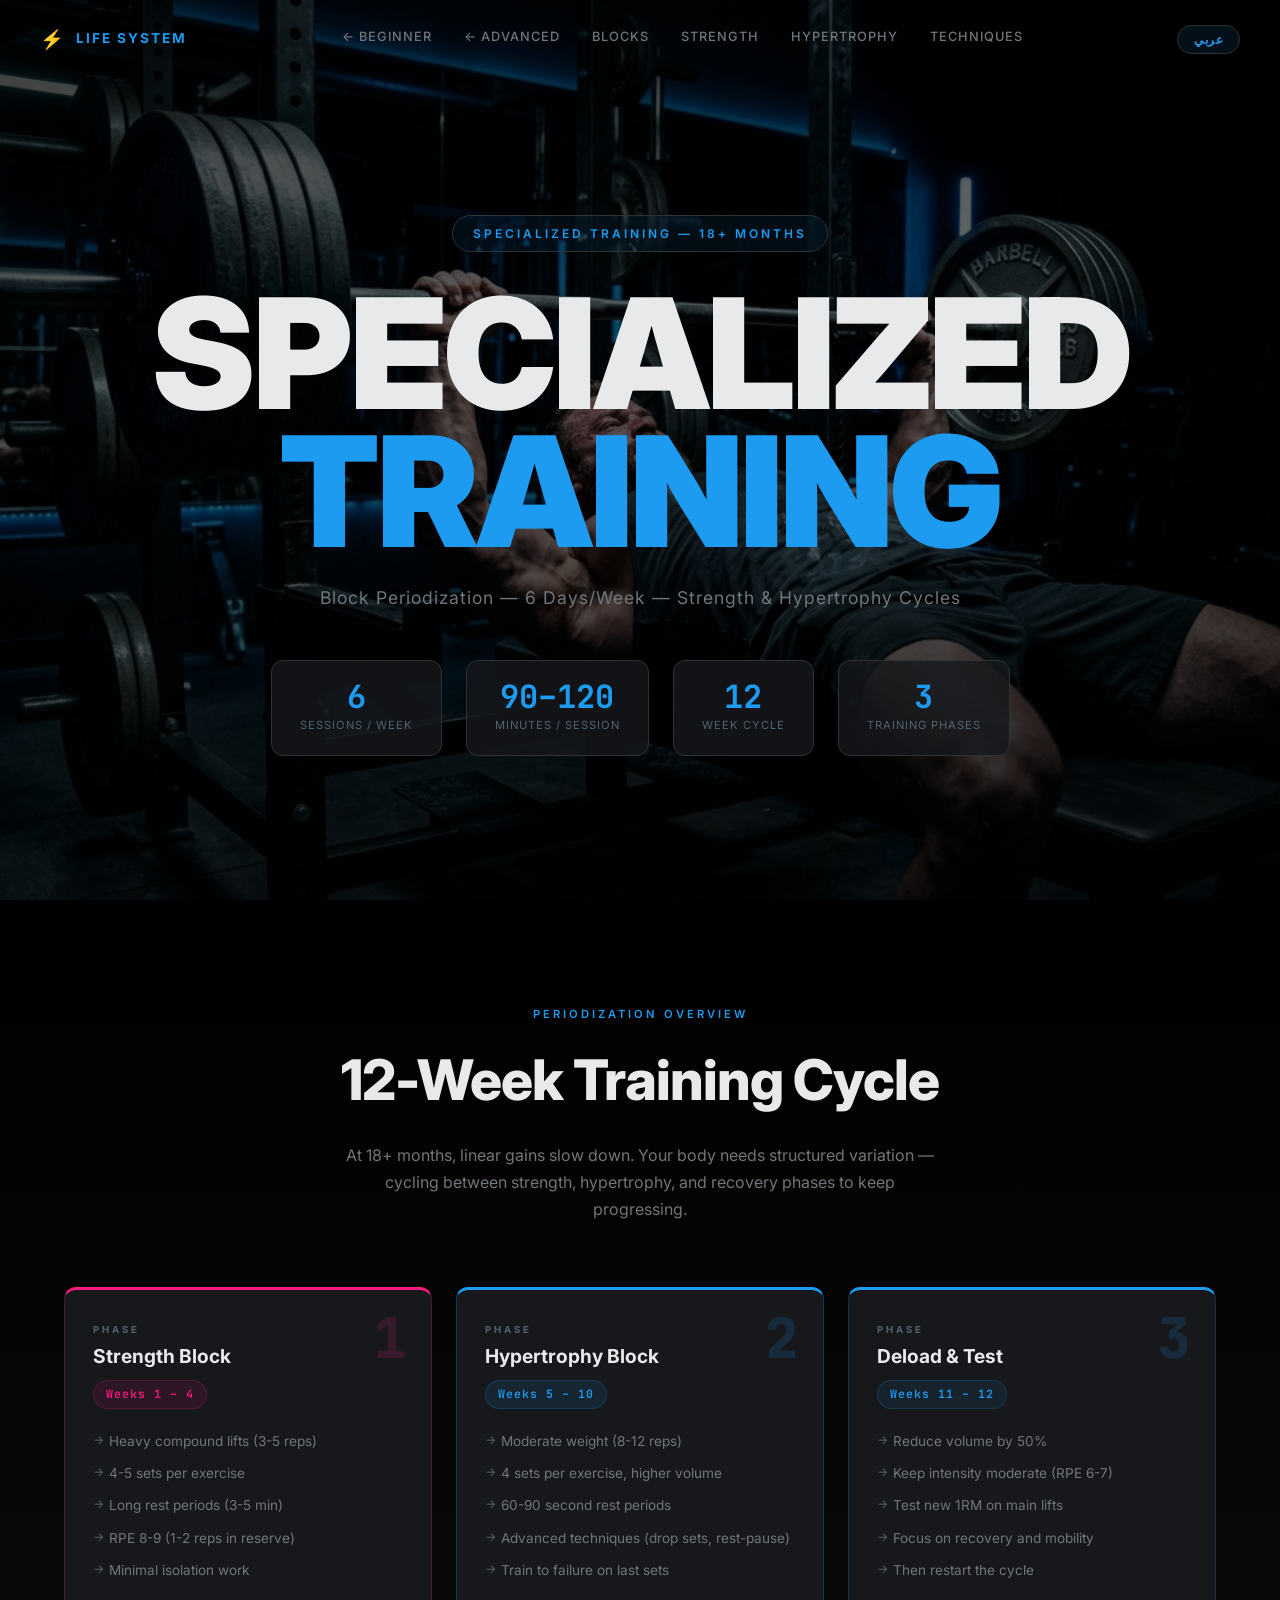
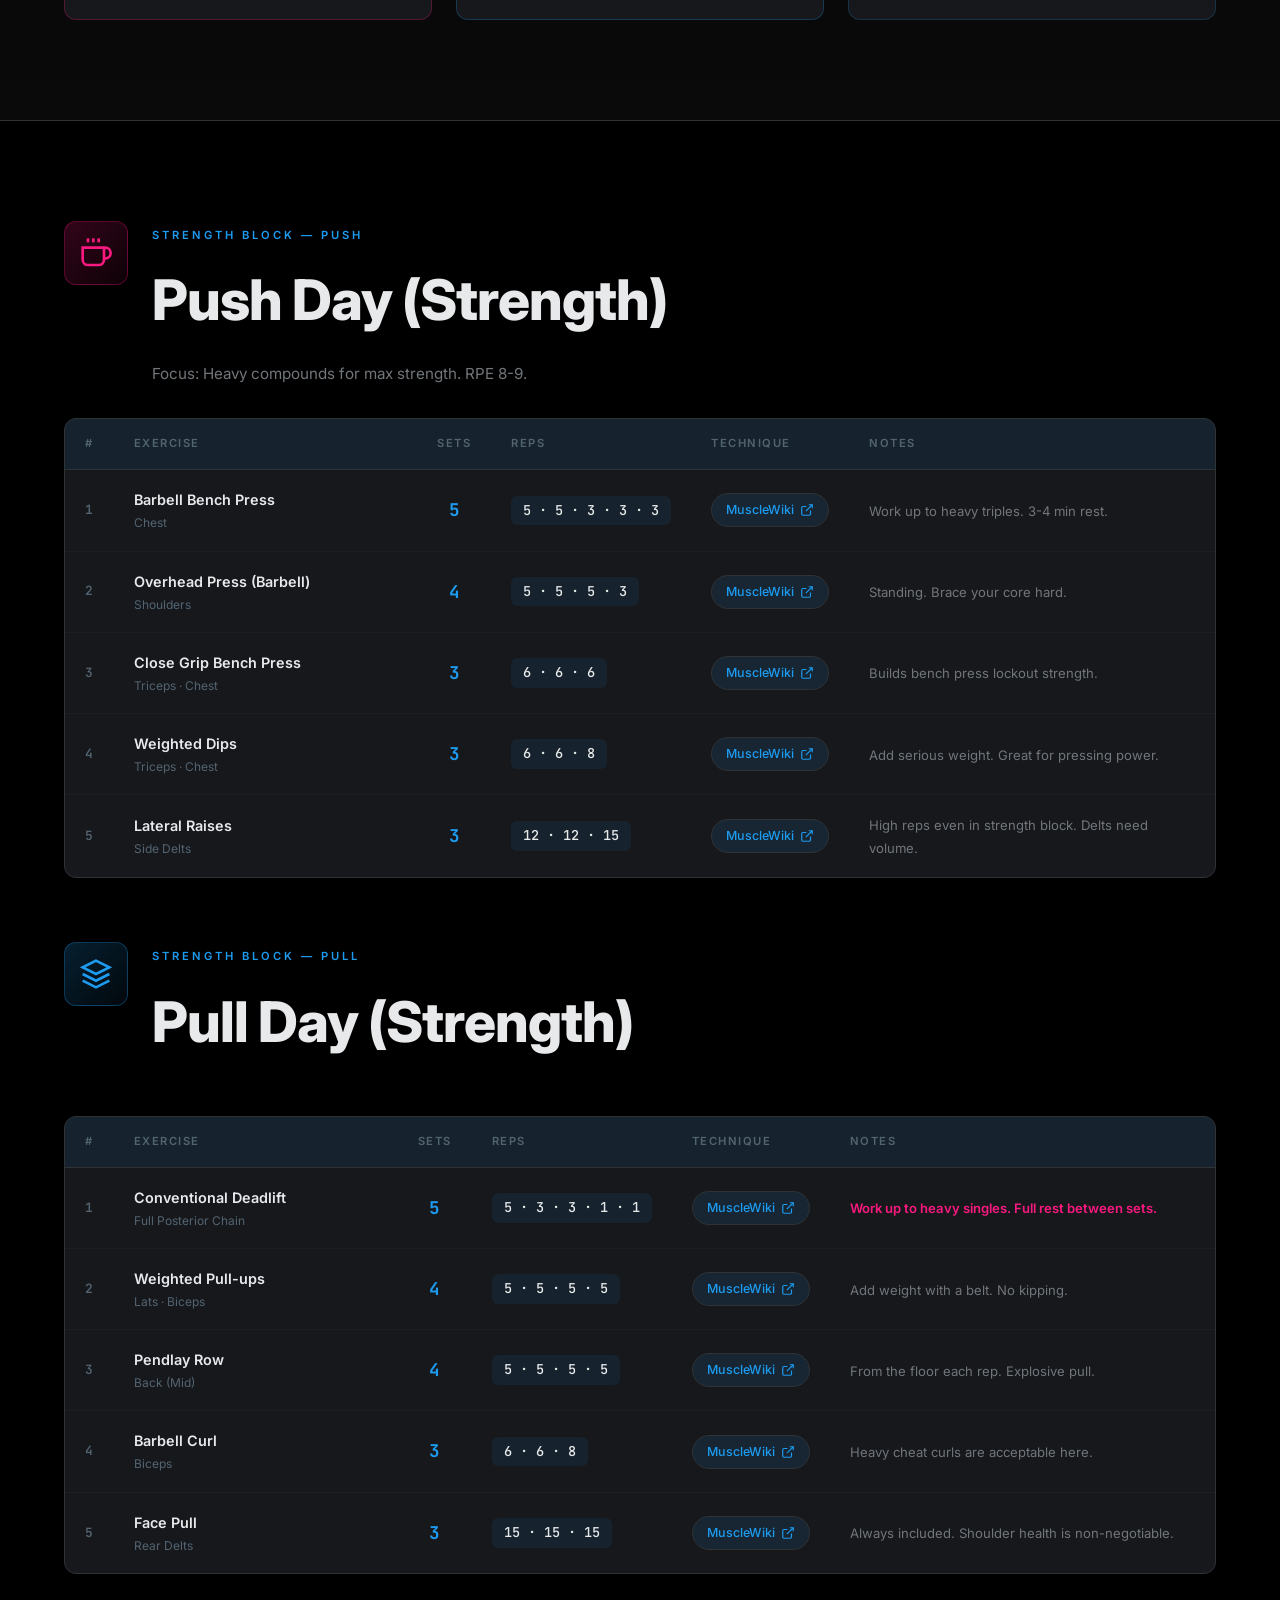
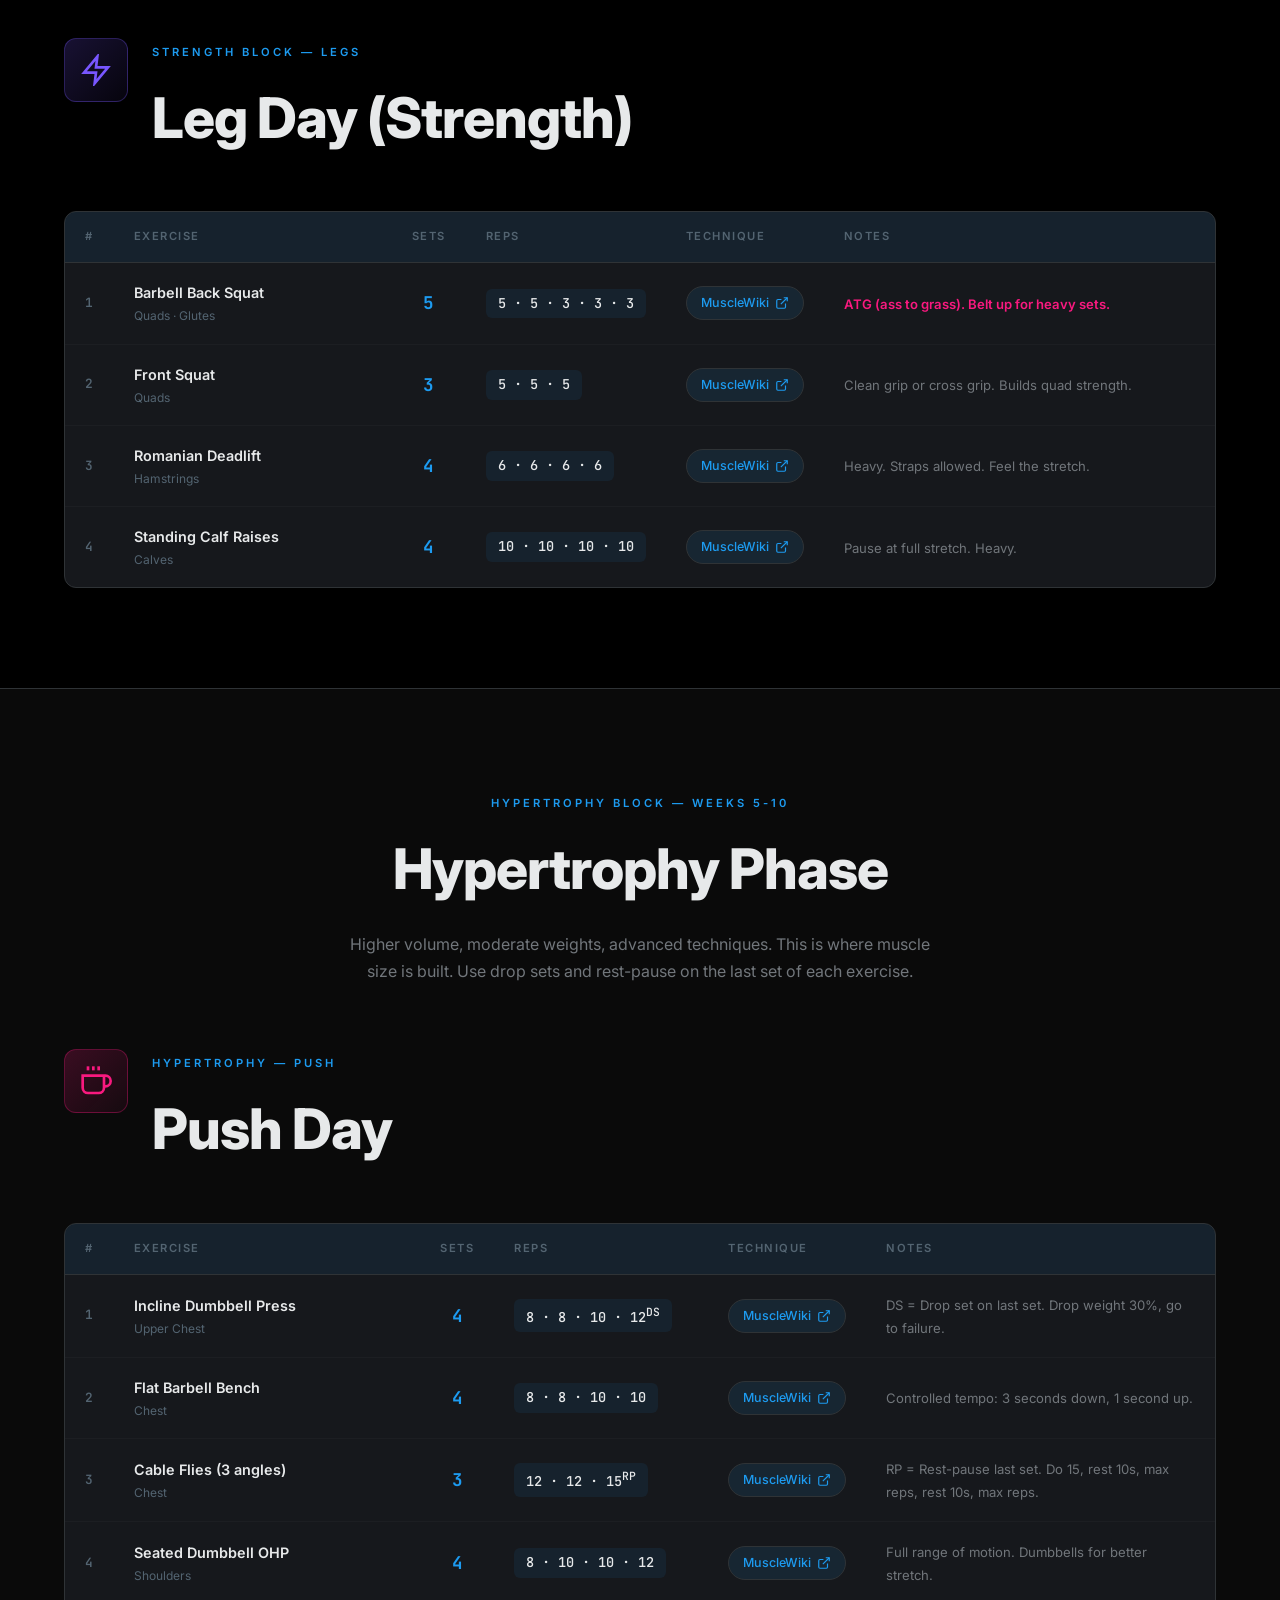
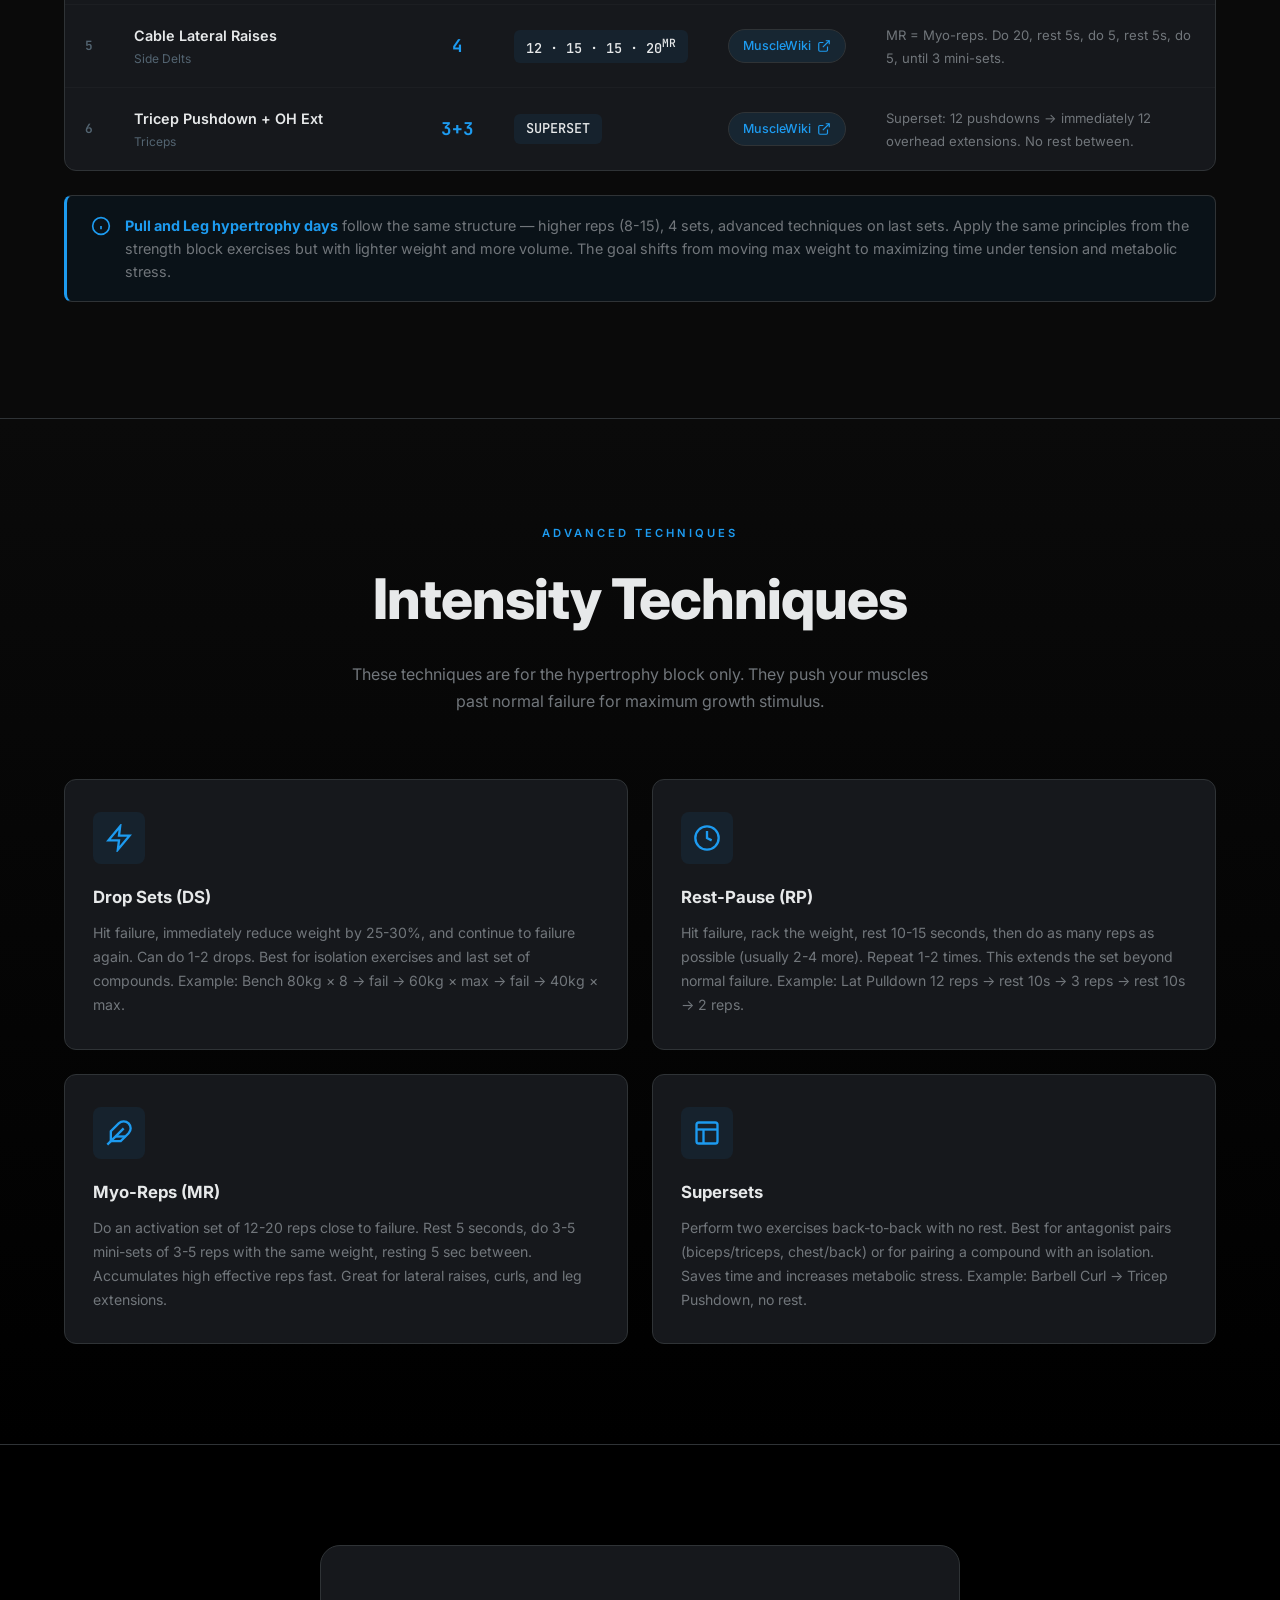
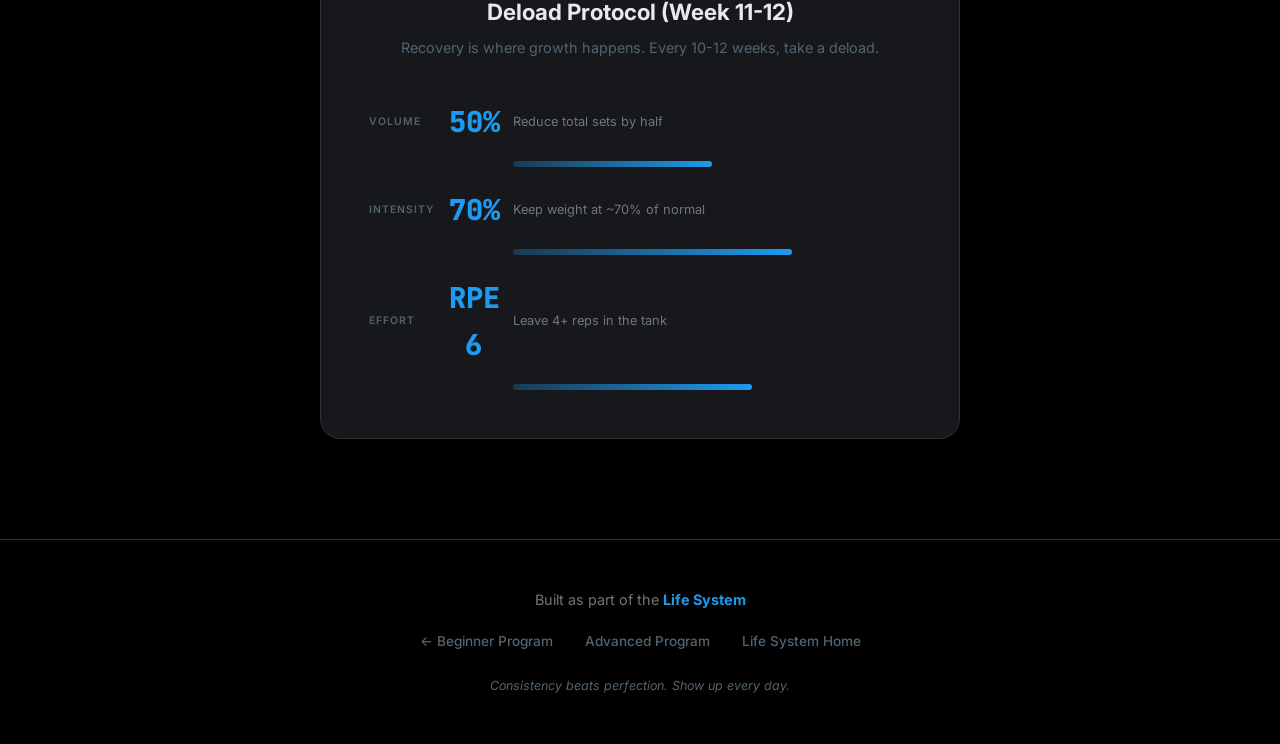
<file: Gym/specialized.html>
<!DOCTYPE html>
<html lang="en">
<head>
  <meta charset="UTF-8" />
  <meta name="viewport" content="width=device-width, initial-scale=1.0" />
  <title>Specialized Training — Gym System</title>
  <meta name="description" content="Advanced periodized training program for 18+ months — block periodization with strength, hypertrophy, and peaking phases." />
  <link rel="preconnect" href="https://fonts.googleapis.com" />
  <link rel="preconnect" href="https://fonts.gstatic.com" crossorigin />
  <link href="https://fonts.googleapis.com/css2?family=Inter:wght@300;400;500;600;700;800;900&family=JetBrains+Mono:wght@400;500;600&display=swap" rel="stylesheet" />
  <link rel="stylesheet" href="style.css" />
</head>
<body>

  <!-- NAV -->
  <header id="hero" class="hero hero--has-bg" style="background-image: url('hero.png')">
    <div class="hero__bg-pattern"></div>
    <nav class="hero__nav">
      <a href="index.html" class="nav__brand"><span class="nav__icon">⚡</span><span>LIFE SYSTEM</span></a>
      <div class="nav__links">
        <a href="index.html" class="nav__link" data-i18n="navBeginner">← Beginner</a>
        <a href="advanced.html" class="nav__link" data-i18n="navAdvanced">← Advanced</a>
        <a href="#blocks" class="nav__link" data-i18n="navBlocks">Blocks</a>
        <a href="#strength" class="nav__link" data-i18n="navStrength">Strength</a>
        <a href="#hypertrophy" class="nav__link" data-i18n="navHypertrophy">Hypertrophy</a>
        <a href="#techniques" class="nav__link" data-i18n="navTechniques">Techniques</a>
      </div>
      <div class="nav__actions">
        <button id="lang-toggle" class="lang-btn" aria-label="Toggle language"><span class="lang-btn__en">عربي</span></button>
        <button id="mobile-menu-btn" class="nav__mobile-btn" aria-label="Toggle menu"><span></span><span></span><span></span></button>
      </div>
    </nav>
    <div class="hero__content hero__content--compact">
      <div class="hero__badge" data-i18n="specBadge">SPECIALIZED TRAINING — 18+ MONTHS</div>
      <h1 class="hero__title"><span class="hero__title-line" data-i18n="specTitle1">SPECIALIZED</span><span class="hero__title-line hero__title-line--accent" data-i18n="specTitle2">TRAINING</span></h1>
      <p class="hero__subtitle" data-i18n="specSubtitle">Block Periodization — 6 Days/Week — Strength & Hypertrophy Cycles</p>
      <div class="hero__stats">
        <div class="stat-card"><span class="stat-card__number">6</span><span class="stat-card__label" data-i18n="sessionsWeek">Sessions / Week</span></div>
        <div class="stat-card"><span class="stat-card__number">90–120</span><span class="stat-card__label" data-i18n="minSession">Minutes / Session</span></div>
        <div class="stat-card"><span class="stat-card__number">12</span><span class="stat-card__label" data-i18n="specWeekCycle">Week Cycle</span></div>
        <div class="stat-card"><span class="stat-card__number">3</span><span class="stat-card__label" data-i18n="specPhases">Training Phases</span></div>
      </div>
    </div>
  </header>

  <!-- BLOCK PERIODIZATION OVERVIEW -->
  <section id="blocks" class="section schedule-section">
    <div class="container">
      <div class="section__header">
        <span class="section__tag" data-i18n="specOverviewTag">PERIODIZATION OVERVIEW</span>
        <h2 class="section__title" data-i18n="specOverviewTitle">12-Week Training Cycle</h2>
        <p class="section__desc" data-i18n="specOverviewDesc">At 18+ months, linear gains slow down. Your body needs structured variation — cycling between strength, hypertrophy, and recovery phases to keep progressing.</p>
      </div>

      <div class="blocks-grid">
        <div class="block-card block-card--strength">
          <div class="block-card__phase" data-i18n="specPhase">PHASE</div>
          <div class="block-card__number">1</div>
          <h3 class="block-card__title" data-i18n="specBlock1Title">Strength Block</h3>
          <span class="block-card__duration" data-i18n="specBlock1Dur">Weeks 1 – 4</span>
          <ul class="block-card__list">
            <li data-i18n="specB1L1">Heavy compound lifts (3-5 reps)</li>
            <li data-i18n="specB1L2">4-5 sets per exercise</li>
            <li data-i18n="specB1L3">Long rest periods (3-5 min)</li>
            <li data-i18n="specB1L4">RPE 8-9 (1-2 reps in reserve)</li>
            <li data-i18n="specB1L5">Minimal isolation work</li>
          </ul>
        </div>
        <div class="block-card block-card--hypertrophy">
          <div class="block-card__phase" data-i18n="specPhase">PHASE</div>
          <div class="block-card__number">2</div>
          <h3 class="block-card__title" data-i18n="specBlock2Title">Hypertrophy Block</h3>
          <span class="block-card__duration" data-i18n="specBlock2Dur">Weeks 5 – 10</span>
          <ul class="block-card__list">
            <li data-i18n="specB2L1">Moderate weight (8-12 reps)</li>
            <li data-i18n="specB2L2">4 sets per exercise, higher volume</li>
            <li data-i18n="specB2L3">60-90 second rest periods</li>
            <li data-i18n="specB2L4">Advanced techniques (drop sets, rest-pause)</li>
            <li data-i18n="specB2L5">Train to failure on last sets</li>
          </ul>
        </div>
        <div class="block-card block-card--deload">
          <div class="block-card__phase" data-i18n="specPhase">PHASE</div>
          <div class="block-card__number">3</div>
          <h3 class="block-card__title" data-i18n="specBlock3Title">Deload & Test</h3>
          <span class="block-card__duration" data-i18n="specBlock3Dur">Weeks 11 – 12</span>
          <ul class="block-card__list">
            <li data-i18n="specB3L1">Reduce volume by 50%</li>
            <li data-i18n="specB3L2">Keep intensity moderate (RPE 6-7)</li>
            <li data-i18n="specB3L3">Test new 1RM on main lifts</li>
            <li data-i18n="specB3L4">Focus on recovery and mobility</li>
            <li data-i18n="specB3L5">Then restart the cycle</li>
          </ul>
        </div>
      </div>
    </div>
  </section>

  <!-- STRENGTH BLOCK WORKOUTS -->
  <section id="strength" class="section workout-section">
    <div class="container">
      <div class="workout-header">
        <div class="workout-header__icon push-icon"><svg width="32" height="32" viewBox="0 0 24 24" fill="none" stroke="currentColor" stroke-width="2"><path d="M18 8h1a4 4 0 010 8h-1M2 8h16v9a4 4 0 01-4 4H6a4 4 0 01-4-4V8z"/><line x1="6" y1="1" x2="6" y2="4"/><line x1="10" y1="1" x2="10" y2="4"/><line x1="14" y1="1" x2="14" y2="4"/></svg></div>
        <div>
          <span class="section__tag" data-i18n="specStrPushTag">STRENGTH BLOCK — PUSH</span>
          <h2 class="section__title" data-i18n="specStrPushTitle">Push Day (Strength)</h2>
          <p class="workout-header__targets" data-i18n="specStrPushDesc">Focus: Heavy compounds for max strength. RPE 8-9.</p>
        </div>
      </div>
      <div class="table-wrapper"><table class="exercise-table"><thead><tr><th class="th-num">#</th><th class="th-exercise" data-i18n="thExercise">Exercise</th><th class="th-sets" data-i18n="thSets">Sets</th><th class="th-reps" data-i18n="thReps">Reps</th><th class="th-link" data-i18n="thTechnique">Technique</th><th class="th-notes" data-i18n="thNotes">Notes</th></tr></thead><tbody>
        <tr><td class="td-num">1</td><td class="td-exercise"><span class="exercise-name">Barbell Bench Press</span><span class="exercise-muscle">Chest</span></td><td class="td-sets">5</td><td class="td-reps"><span class="reps-scheme">5 · 5 · 3 · 3 · 3</span></td><td class="td-link"><a href="https://musclewiki.com/exercise/barbell-bench-press" target="_blank" class="wiki-link"><span>MuscleWiki</span><svg width="14" height="14" viewBox="0 0 24 24" fill="none" stroke="currentColor" stroke-width="2"><path d="M18 13v6a2 2 0 01-2 2H5a2 2 0 01-2-2V8a2 2 0 012-2h6"/><polyline points="15 3 21 3 21 9"/><line x1="10" y1="14" x2="21" y2="3"/></svg></a></td><td class="td-notes"><span class="note-text">Work up to heavy triples. 3-4 min rest.</span></td></tr>
        <tr><td class="td-num">2</td><td class="td-exercise"><span class="exercise-name">Overhead Press (Barbell)</span><span class="exercise-muscle">Shoulders</span></td><td class="td-sets">4</td><td class="td-reps"><span class="reps-scheme">5 · 5 · 5 · 3</span></td><td class="td-link"><a href="https://musclewiki.com/exercise/barbell-overhead-press" target="_blank" class="wiki-link"><span>MuscleWiki</span><svg width="14" height="14" viewBox="0 0 24 24" fill="none" stroke="currentColor" stroke-width="2"><path d="M18 13v6a2 2 0 01-2 2H5a2 2 0 01-2-2V8a2 2 0 012-2h6"/><polyline points="15 3 21 3 21 9"/><line x1="10" y1="14" x2="21" y2="3"/></svg></a></td><td class="td-notes"><span class="note-text">Standing. Brace your core hard.</span></td></tr>
        <tr><td class="td-num">3</td><td class="td-exercise"><span class="exercise-name">Close Grip Bench Press</span><span class="exercise-muscle">Triceps · Chest</span></td><td class="td-sets">3</td><td class="td-reps"><span class="reps-scheme">6 · 6 · 6</span></td><td class="td-link"><a href="https://musclewiki.com/exercise/barbell-close-grip-bench-press" target="_blank" class="wiki-link"><span>MuscleWiki</span><svg width="14" height="14" viewBox="0 0 24 24" fill="none" stroke="currentColor" stroke-width="2"><path d="M18 13v6a2 2 0 01-2 2H5a2 2 0 01-2-2V8a2 2 0 012-2h6"/><polyline points="15 3 21 3 21 9"/><line x1="10" y1="14" x2="21" y2="3"/></svg></a></td><td class="td-notes"><span class="note-text">Builds bench press lockout strength.</span></td></tr>
        <tr><td class="td-num">4</td><td class="td-exercise"><span class="exercise-name">Weighted Dips</span><span class="exercise-muscle">Triceps · Chest</span></td><td class="td-sets">3</td><td class="td-reps"><span class="reps-scheme">6 · 6 · 8</span></td><td class="td-link"><a href="https://musclewiki.com/exercise/weighted-tricep-dips" target="_blank" class="wiki-link"><span>MuscleWiki</span><svg width="14" height="14" viewBox="0 0 24 24" fill="none" stroke="currentColor" stroke-width="2"><path d="M18 13v6a2 2 0 01-2 2H5a2 2 0 01-2-2V8a2 2 0 012-2h6"/><polyline points="15 3 21 3 21 9"/><line x1="10" y1="14" x2="21" y2="3"/></svg></a></td><td class="td-notes"><span class="note-text">Add serious weight. Great for pressing power.</span></td></tr>
        <tr><td class="td-num">5</td><td class="td-exercise"><span class="exercise-name">Lateral Raises</span><span class="exercise-muscle">Side Delts</span></td><td class="td-sets">3</td><td class="td-reps"><span class="reps-scheme">12 · 12 · 15</span></td><td class="td-link"><a href="https://musclewiki.com/exercise/dumbbell-lateral-raise" target="_blank" class="wiki-link"><span>MuscleWiki</span><svg width="14" height="14" viewBox="0 0 24 24" fill="none" stroke="currentColor" stroke-width="2"><path d="M18 13v6a2 2 0 01-2 2H5a2 2 0 01-2-2V8a2 2 0 012-2h6"/><polyline points="15 3 21 3 21 9"/><line x1="10" y1="14" x2="21" y2="3"/></svg></a></td><td class="td-notes"><span class="note-text">High reps even in strength block. Delts need volume.</span></td></tr>
      </tbody></table></div>

      <!-- STRENGTH PULL -->
      <div class="workout-header" style="margin-top:64px;">
        <div class="workout-header__icon pull-icon"><svg width="32" height="32" viewBox="0 0 24 24" fill="none" stroke="currentColor" stroke-width="2"><path d="M12 2L2 7l10 5 10-5-10-5z"/><path d="M2 17l10 5 10-5"/><path d="M2 12l10 5 10-5"/></svg></div>
        <div>
          <span class="section__tag" data-i18n="specStrPullTag">STRENGTH BLOCK — PULL</span>
          <h2 class="section__title" data-i18n="specStrPullTitle">Pull Day (Strength)</h2>
        </div>
      </div>
      <div class="table-wrapper"><table class="exercise-table"><thead><tr><th class="th-num">#</th><th class="th-exercise">Exercise</th><th class="th-sets">Sets</th><th class="th-reps">Reps</th><th class="th-link">Technique</th><th class="th-notes">Notes</th></tr></thead><tbody>
        <tr><td class="td-num">1</td><td class="td-exercise"><span class="exercise-name">Conventional Deadlift</span><span class="exercise-muscle">Full Posterior Chain</span></td><td class="td-sets">5</td><td class="td-reps"><span class="reps-scheme">5 · 3 · 3 · 1 · 1</span></td><td class="td-link"><a href="https://musclewiki.com/exercise/barbell-deadlift" target="_blank" class="wiki-link"><span>MuscleWiki</span><svg width="14" height="14" viewBox="0 0 24 24" fill="none" stroke="currentColor" stroke-width="2"><path d="M18 13v6a2 2 0 01-2 2H5a2 2 0 01-2-2V8a2 2 0 012-2h6"/><polyline points="15 3 21 3 21 9"/><line x1="10" y1="14" x2="21" y2="3"/></svg></a></td><td class="td-notes"><span class="note-text highlight-note">Work up to heavy singles. Full rest between sets.</span></td></tr>
        <tr><td class="td-num">2</td><td class="td-exercise"><span class="exercise-name">Weighted Pull-ups</span><span class="exercise-muscle">Lats · Biceps</span></td><td class="td-sets">4</td><td class="td-reps"><span class="reps-scheme">5 · 5 · 5 · 5</span></td><td class="td-link"><a href="https://musclewiki.com/exercise/bodyweight-pull-up" target="_blank" class="wiki-link"><span>MuscleWiki</span><svg width="14" height="14" viewBox="0 0 24 24" fill="none" stroke="currentColor" stroke-width="2"><path d="M18 13v6a2 2 0 01-2 2H5a2 2 0 01-2-2V8a2 2 0 012-2h6"/><polyline points="15 3 21 3 21 9"/><line x1="10" y1="14" x2="21" y2="3"/></svg></a></td><td class="td-notes"><span class="note-text">Add weight with a belt. No kipping.</span></td></tr>
        <tr><td class="td-num">3</td><td class="td-exercise"><span class="exercise-name">Pendlay Row</span><span class="exercise-muscle">Back (Mid)</span></td><td class="td-sets">4</td><td class="td-reps"><span class="reps-scheme">5 · 5 · 5 · 5</span></td><td class="td-link"><a href="https://musclewiki.com/exercise/barbell-bent-over-row" target="_blank" class="wiki-link"><span>MuscleWiki</span><svg width="14" height="14" viewBox="0 0 24 24" fill="none" stroke="currentColor" stroke-width="2"><path d="M18 13v6a2 2 0 01-2 2H5a2 2 0 01-2-2V8a2 2 0 012-2h6"/><polyline points="15 3 21 3 21 9"/><line x1="10" y1="14" x2="21" y2="3"/></svg></a></td><td class="td-notes"><span class="note-text">From the floor each rep. Explosive pull.</span></td></tr>
        <tr><td class="td-num">4</td><td class="td-exercise"><span class="exercise-name">Barbell Curl</span><span class="exercise-muscle">Biceps</span></td><td class="td-sets">3</td><td class="td-reps"><span class="reps-scheme">6 · 6 · 8</span></td><td class="td-link"><a href="https://musclewiki.com/exercise/barbell-curl" target="_blank" class="wiki-link"><span>MuscleWiki</span><svg width="14" height="14" viewBox="0 0 24 24" fill="none" stroke="currentColor" stroke-width="2"><path d="M18 13v6a2 2 0 01-2 2H5a2 2 0 01-2-2V8a2 2 0 012-2h6"/><polyline points="15 3 21 3 21 9"/><line x1="10" y1="14" x2="21" y2="3"/></svg></a></td><td class="td-notes"><span class="note-text">Heavy cheat curls are acceptable here.</span></td></tr>
        <tr><td class="td-num">5</td><td class="td-exercise"><span class="exercise-name">Face Pull</span><span class="exercise-muscle">Rear Delts</span></td><td class="td-sets">3</td><td class="td-reps"><span class="reps-scheme">15 · 15 · 15</span></td><td class="td-link"><a href="https://musclewiki.com/exercise/machine-face-pulls" target="_blank" class="wiki-link"><span>MuscleWiki</span><svg width="14" height="14" viewBox="0 0 24 24" fill="none" stroke="currentColor" stroke-width="2"><path d="M18 13v6a2 2 0 01-2 2H5a2 2 0 01-2-2V8a2 2 0 012-2h6"/><polyline points="15 3 21 3 21 9"/><line x1="10" y1="14" x2="21" y2="3"/></svg></a></td><td class="td-notes"><span class="note-text">Always included. Shoulder health is non-negotiable.</span></td></tr>
      </tbody></table></div>

      <!-- STRENGTH LEGS -->
      <div class="workout-header" style="margin-top:64px;">
        <div class="workout-header__icon legs-icon"><svg width="32" height="32" viewBox="0 0 24 24" fill="none" stroke="currentColor" stroke-width="2"><path d="M13 2L3 14h9l-1 8 10-12h-9l1-8z"/></svg></div>
        <div>
          <span class="section__tag" data-i18n="specStrLegsTag">STRENGTH BLOCK — LEGS</span>
          <h2 class="section__title" data-i18n="specStrLegsTitle">Leg Day (Strength)</h2>
        </div>
      </div>
      <div class="table-wrapper"><table class="exercise-table"><thead><tr><th class="th-num">#</th><th class="th-exercise">Exercise</th><th class="th-sets">Sets</th><th class="th-reps">Reps</th><th class="th-link">Technique</th><th class="th-notes">Notes</th></tr></thead><tbody>
        <tr><td class="td-num">1</td><td class="td-exercise"><span class="exercise-name">Barbell Back Squat</span><span class="exercise-muscle">Quads · Glutes</span></td><td class="td-sets">5</td><td class="td-reps"><span class="reps-scheme">5 · 5 · 3 · 3 · 3</span></td><td class="td-link"><a href="https://musclewiki.com/exercise/barbell-squat" target="_blank" class="wiki-link"><span>MuscleWiki</span><svg width="14" height="14" viewBox="0 0 24 24" fill="none" stroke="currentColor" stroke-width="2"><path d="M18 13v6a2 2 0 01-2 2H5a2 2 0 01-2-2V8a2 2 0 012-2h6"/><polyline points="15 3 21 3 21 9"/><line x1="10" y1="14" x2="21" y2="3"/></svg></a></td><td class="td-notes"><span class="note-text highlight-note">ATG (ass to grass). Belt up for heavy sets.</span></td></tr>
        <tr><td class="td-num">2</td><td class="td-exercise"><span class="exercise-name">Front Squat</span><span class="exercise-muscle">Quads</span></td><td class="td-sets">3</td><td class="td-reps"><span class="reps-scheme">5 · 5 · 5</span></td><td class="td-link"><a href="https://musclewiki.com/exercise/barbell-front-squat" target="_blank" class="wiki-link"><span>MuscleWiki</span><svg width="14" height="14" viewBox="0 0 24 24" fill="none" stroke="currentColor" stroke-width="2"><path d="M18 13v6a2 2 0 01-2 2H5a2 2 0 01-2-2V8a2 2 0 012-2h6"/><polyline points="15 3 21 3 21 9"/><line x1="10" y1="14" x2="21" y2="3"/></svg></a></td><td class="td-notes"><span class="note-text">Clean grip or cross grip. Builds quad strength.</span></td></tr>
        <tr><td class="td-num">3</td><td class="td-exercise"><span class="exercise-name">Romanian Deadlift</span><span class="exercise-muscle">Hamstrings</span></td><td class="td-sets">4</td><td class="td-reps"><span class="reps-scheme">6 · 6 · 6 · 6</span></td><td class="td-link"><a href="https://musclewiki.com/exercise/barbell-romanian-deadlift" target="_blank" class="wiki-link"><span>MuscleWiki</span><svg width="14" height="14" viewBox="0 0 24 24" fill="none" stroke="currentColor" stroke-width="2"><path d="M18 13v6a2 2 0 01-2 2H5a2 2 0 01-2-2V8a2 2 0 012-2h6"/><polyline points="15 3 21 3 21 9"/><line x1="10" y1="14" x2="21" y2="3"/></svg></a></td><td class="td-notes"><span class="note-text">Heavy. Straps allowed. Feel the stretch.</span></td></tr>
        <tr><td class="td-num">4</td><td class="td-exercise"><span class="exercise-name">Standing Calf Raises</span><span class="exercise-muscle">Calves</span></td><td class="td-sets">4</td><td class="td-reps"><span class="reps-scheme">10 · 10 · 10 · 10</span></td><td class="td-link"><a href="https://musclewiki.com/exercise/barbell-calf-raises" target="_blank" class="wiki-link"><span>MuscleWiki</span><svg width="14" height="14" viewBox="0 0 24 24" fill="none" stroke="currentColor" stroke-width="2"><path d="M18 13v6a2 2 0 01-2 2H5a2 2 0 01-2-2V8a2 2 0 012-2h6"/><polyline points="15 3 21 3 21 9"/><line x1="10" y1="14" x2="21" y2="3"/></svg></a></td><td class="td-notes"><span class="note-text">Pause at full stretch. Heavy.</span></td></tr>
      </tbody></table></div>
    </div>
  </section>

  <!-- HYPERTROPHY BLOCK WORKOUTS -->
  <section id="hypertrophy" class="section workout-section workout-section--alt">
    <div class="container">
      <div class="section__header">
        <span class="section__tag" data-i18n="specHypTag">HYPERTROPHY BLOCK — WEEKS 5-10</span>
        <h2 class="section__title" data-i18n="specHypTitle">Hypertrophy Phase</h2>
        <p class="section__desc" data-i18n="specHypDesc">Higher volume, moderate weights, advanced techniques. This is where muscle size is built. Use drop sets and rest-pause on the last set of each exercise.</p>
      </div>

      <!-- HYP PUSH -->
      <div class="workout-header">
        <div class="workout-header__icon push-icon"><svg width="32" height="32" viewBox="0 0 24 24" fill="none" stroke="currentColor" stroke-width="2"><path d="M18 8h1a4 4 0 010 8h-1M2 8h16v9a4 4 0 01-4 4H6a4 4 0 01-4-4V8z"/><line x1="6" y1="1" x2="6" y2="4"/><line x1="10" y1="1" x2="10" y2="4"/><line x1="14" y1="1" x2="14" y2="4"/></svg></div>
        <div><span class="section__tag" data-i18n="specHypPush">HYPERTROPHY — PUSH</span><h2 class="section__title" data-i18n="pushTitle">Push Day</h2></div>
      </div>
      <div class="table-wrapper"><table class="exercise-table"><thead><tr><th class="th-num">#</th><th class="th-exercise">Exercise</th><th class="th-sets">Sets</th><th class="th-reps">Reps</th><th class="th-link">Technique</th><th class="th-notes">Notes</th></tr></thead><tbody>
        <tr><td class="td-num">1</td><td class="td-exercise"><span class="exercise-name">Incline Dumbbell Press</span><span class="exercise-muscle">Upper Chest</span></td><td class="td-sets">4</td><td class="td-reps"><span class="reps-scheme">8 · 8 · 10 · 12<sup>DS</sup></span></td><td class="td-link"><a href="https://musclewiki.com/exercise/dumbbell-incline-bench-press" target="_blank" class="wiki-link"><span>MuscleWiki</span><svg width="14" height="14" viewBox="0 0 24 24" fill="none" stroke="currentColor" stroke-width="2"><path d="M18 13v6a2 2 0 01-2 2H5a2 2 0 01-2-2V8a2 2 0 012-2h6"/><polyline points="15 3 21 3 21 9"/><line x1="10" y1="14" x2="21" y2="3"/></svg></a></td><td class="td-notes"><span class="note-text">DS = Drop set on last set. Drop weight 30%, go to failure.</span></td></tr>
        <tr><td class="td-num">2</td><td class="td-exercise"><span class="exercise-name">Flat Barbell Bench</span><span class="exercise-muscle">Chest</span></td><td class="td-sets">4</td><td class="td-reps"><span class="reps-scheme">8 · 8 · 10 · 10</span></td><td class="td-link"><a href="https://musclewiki.com/exercise/barbell-bench-press" target="_blank" class="wiki-link"><span>MuscleWiki</span><svg width="14" height="14" viewBox="0 0 24 24" fill="none" stroke="currentColor" stroke-width="2"><path d="M18 13v6a2 2 0 01-2 2H5a2 2 0 01-2-2V8a2 2 0 012-2h6"/><polyline points="15 3 21 3 21 9"/><line x1="10" y1="14" x2="21" y2="3"/></svg></a></td><td class="td-notes"><span class="note-text">Controlled tempo: 3 seconds down, 1 second up.</span></td></tr>
        <tr><td class="td-num">3</td><td class="td-exercise"><span class="exercise-name">Cable Flies (3 angles)</span><span class="exercise-muscle">Chest</span></td><td class="td-sets">3</td><td class="td-reps"><span class="reps-scheme">12 · 12 · 15<sup>RP</sup></span></td><td class="td-link"><a href="https://musclewiki.com/exercise/cable-pec-fly" target="_blank" class="wiki-link"><span>MuscleWiki</span><svg width="14" height="14" viewBox="0 0 24 24" fill="none" stroke="currentColor" stroke-width="2"><path d="M18 13v6a2 2 0 01-2 2H5a2 2 0 01-2-2V8a2 2 0 012-2h6"/><polyline points="15 3 21 3 21 9"/><line x1="10" y1="14" x2="21" y2="3"/></svg></a></td><td class="td-notes"><span class="note-text">RP = Rest-pause last set. Do 15, rest 10s, max reps, rest 10s, max reps.</span></td></tr>
        <tr><td class="td-num">4</td><td class="td-exercise"><span class="exercise-name">Seated Dumbbell OHP</span><span class="exercise-muscle">Shoulders</span></td><td class="td-sets">4</td><td class="td-reps"><span class="reps-scheme">8 · 10 · 10 · 12</span></td><td class="td-link"><a href="https://musclewiki.com/exercise/dumbbell-seated-overhead-press" target="_blank" class="wiki-link"><span>MuscleWiki</span><svg width="14" height="14" viewBox="0 0 24 24" fill="none" stroke="currentColor" stroke-width="2"><path d="M18 13v6a2 2 0 01-2 2H5a2 2 0 01-2-2V8a2 2 0 012-2h6"/><polyline points="15 3 21 3 21 9"/><line x1="10" y1="14" x2="21" y2="3"/></svg></a></td><td class="td-notes"><span class="note-text">Full range of motion. Dumbbells for better stretch.</span></td></tr>
        <tr><td class="td-num">5</td><td class="td-exercise"><span class="exercise-name">Cable Lateral Raises</span><span class="exercise-muscle">Side Delts</span></td><td class="td-sets">4</td><td class="td-reps"><span class="reps-scheme">12 · 15 · 15 · 20<sup>MR</sup></span></td><td class="td-link"><a href="https://musclewiki.com/exercise/cable-lateral-raise" target="_blank" class="wiki-link"><span>MuscleWiki</span><svg width="14" height="14" viewBox="0 0 24 24" fill="none" stroke="currentColor" stroke-width="2"><path d="M18 13v6a2 2 0 01-2 2H5a2 2 0 01-2-2V8a2 2 0 012-2h6"/><polyline points="15 3 21 3 21 9"/><line x1="10" y1="14" x2="21" y2="3"/></svg></a></td><td class="td-notes"><span class="note-text">MR = Myo-reps. Do 20, rest 5s, do 5, rest 5s, do 5, until 3 mini-sets.</span></td></tr>
        <tr><td class="td-num">6</td><td class="td-exercise"><span class="exercise-name">Tricep Pushdown + OH Ext</span><span class="exercise-muscle">Triceps</span></td><td class="td-sets">3+3</td><td class="td-reps"><span class="reps-scheme">SUPERSET</span></td><td class="td-link"><a href="https://musclewiki.com/exercise/cable-rope-pushdown" target="_blank" class="wiki-link"><span>MuscleWiki</span><svg width="14" height="14" viewBox="0 0 24 24" fill="none" stroke="currentColor" stroke-width="2"><path d="M18 13v6a2 2 0 01-2 2H5a2 2 0 01-2-2V8a2 2 0 012-2h6"/><polyline points="15 3 21 3 21 9"/><line x1="10" y1="14" x2="21" y2="3"/></svg></a></td><td class="td-notes"><span class="note-text">Superset: 12 pushdowns → immediately 12 overhead extensions. No rest between.</span></td></tr>
      </tbody></table></div>

      <div class="workout-note" style="margin-top:24px;">
        <svg width="20" height="20" viewBox="0 0 24 24" fill="none" stroke="currentColor" stroke-width="2"><circle cx="12" cy="12" r="10"/><line x1="12" y1="16" x2="12" y2="12"/><line x1="12" y1="8" x2="12.01" y2="8"/></svg>
        <p data-i18n="specHypNote"><strong>Pull and Leg hypertrophy days</strong> follow the same structure — higher reps (8-15), 4 sets, advanced techniques on last sets. Apply the same principles from the strength block exercises but with lighter weight and more volume. The goal shifts from moving max weight to maximizing time under tension and metabolic stress.</p>
      </div>
    </div>
  </section>

  <!-- ADVANCED TECHNIQUES -->
  <section id="techniques" class="section tips-section">
    <div class="container">
      <div class="section__header">
        <span class="section__tag" data-i18n="specTechTag">ADVANCED TECHNIQUES</span>
        <h2 class="section__title" data-i18n="specTechTitle">Intensity Techniques</h2>
        <p class="section__desc" data-i18n="specTechDesc">These techniques are for the hypertrophy block only. They push your muscles past normal failure for maximum growth stimulus.</p>
      </div>
      <div class="tips-grid tips-grid--2col">
        <div class="tip-card">
          <div class="tip-card__icon"><svg width="28" height="28" viewBox="0 0 24 24" fill="none" stroke="currentColor" stroke-width="2"><path d="M13 2L3 14h9l-1 8 10-12h-9l1-8z"/></svg></div>
          <h3 class="tip-card__title" data-i18n="techDSTitle">Drop Sets (DS)</h3>
          <p class="tip-card__text" data-i18n="techDSText">Hit failure, immediately reduce weight by 25-30%, and continue to failure again. Can do 1-2 drops. Best for isolation exercises and last set of compounds. Example: Bench 80kg × 8 → fail → 60kg × max → fail → 40kg × max.</p>
        </div>
        <div class="tip-card">
          <div class="tip-card__icon"><svg width="28" height="28" viewBox="0 0 24 24" fill="none" stroke="currentColor" stroke-width="2"><circle cx="12" cy="12" r="10"/><polyline points="12 6 12 12 16 14"/></svg></div>
          <h3 class="tip-card__title" data-i18n="techRPTitle">Rest-Pause (RP)</h3>
          <p class="tip-card__text" data-i18n="techRPText">Hit failure, rack the weight, rest 10-15 seconds, then do as many reps as possible (usually 2-4 more). Repeat 1-2 times. This extends the set beyond normal failure. Example: Lat Pulldown 12 reps → rest 10s → 3 reps → rest 10s → 2 reps.</p>
        </div>
        <div class="tip-card">
          <div class="tip-card__icon"><svg width="28" height="28" viewBox="0 0 24 24" fill="none" stroke="currentColor" stroke-width="2"><path d="M20.24 12.24a6 6 0 00-8.49-8.49L5 10.5V19h8.5z"/><line x1="16" y1="8" x2="2" y2="22"/><line x1="17.5" y1="15" x2="9" y2="15"/></svg></div>
          <h3 class="tip-card__title" data-i18n="techMRTitle">Myo-Reps (MR)</h3>
          <p class="tip-card__text" data-i18n="techMRText">Do an activation set of 12-20 reps close to failure. Rest 5 seconds, do 3-5 mini-sets of 3-5 reps with the same weight, resting 5 sec between. Accumulates high effective reps fast. Great for lateral raises, curls, and leg extensions.</p>
        </div>
        <div class="tip-card">
          <div class="tip-card__icon"><svg width="28" height="28" viewBox="0 0 24 24" fill="none" stroke="currentColor" stroke-width="2"><rect x="3" y="3" width="18" height="18" rx="2"/><line x1="3" y1="9" x2="21" y2="9"/><line x1="9" y1="21" x2="9" y2="9"/></svg></div>
          <h3 class="tip-card__title" data-i18n="techSSTitle">Supersets</h3>
          <p class="tip-card__text" data-i18n="techSSText">Perform two exercises back-to-back with no rest. Best for antagonist pairs (biceps/triceps, chest/back) or for pairing a compound with an isolation. Saves time and increases metabolic stress. Example: Barbell Curl → Tricep Pushdown, no rest.</p>
        </div>
      </div>
    </div>
  </section>

  <!-- DELOAD PROTOCOL -->
  <section class="section rep-section">
    <div class="container">
      <div class="rep-explainer">
        <div class="rep-explainer__header">
          <h3 data-i18n="specDeloadTitle">Deload Protocol (Week 11-12)</h3>
          <p data-i18n="specDeloadDesc">Recovery is where growth happens. Every 10-12 weeks, take a deload.</p>
        </div>
        <div class="rep-visual">
          <div class="rep-set">
            <span class="rep-set__number" data-i18n="specDL1">VOLUME</span>
            <span class="rep-set__reps">50%</span>
            <span class="rep-set__label" data-i18n="specDL1Desc">Reduce total sets by half</span>
            <div class="rep-set__bar" style="width: 50%"></div>
          </div>
          <div class="rep-set">
            <span class="rep-set__number" data-i18n="specDL2">INTENSITY</span>
            <span class="rep-set__reps">70%</span>
            <span class="rep-set__label" data-i18n="specDL2Desc">Keep weight at ~70% of normal</span>
            <div class="rep-set__bar" style="width: 70%"></div>
          </div>
          <div class="rep-set">
            <span class="rep-set__number" data-i18n="specDL3">EFFORT</span>
            <span class="rep-set__reps">RPE 6</span>
            <span class="rep-set__label" data-i18n="specDL3Desc">Leave 4+ reps in the tank</span>
            <div class="rep-set__bar" style="width: 60%"></div>
          </div>
        </div>
      </div>
    </div>
  </section>

  <!-- FOOTER -->
  <footer class="footer">
    <div class="container">
      <div class="footer__content">
        <p class="footer__text" data-i18n="footerText">Built as part of the <strong>Life System</strong></p>
        <div class="footer__links">
          <a href="index.html" class="footer__link" data-i18n="footBeginner">← Beginner Program</a>
          <a href="advanced.html" class="footer__link" data-i18n="footAdvanced">Advanced Program</a>
          <a href="../" class="footer__link" data-i18n="footHome">Life System Home</a>
        </div>
        <p class="footer__copy" data-i18n="footerCopy">Consistency beats perfection. Show up every day.</p>
      </div>
    </div>
  </footer>
  <script src="script.js"></script>
</body>
</html>
</file>
<file: Gym/style.css>
/* ========================================================
   GYM SYSTEM — STYLE SHEET
   Colors: #000000 · #16181c · #1d9bf0 · #e7e9ea
   ======================================================== */

/* ---------- RESET & BASE ---------- */
*, *::before, *::after {
  margin: 0;
  padding: 0;
  box-sizing: border-box;
}

:root {
  --bg-darkest: #000000;
  --bg-dark: #0a0a0a;
  --bg-card: #16181c;
  --green-deep: #1a3a50;
  --green-mid: #1d9bf0;
  --green-light: #1d9bf0;
  --green-glow: #1d9bf040;
  --text-primary: #e7e9ea;
  --text-secondary: #71767b;
  --text-muted: #536471;
  --border: #2f3336;
  --border-light: #2f333640;
  --push-accent: #f9197f;
  --pull-accent: #1d9bf0;
  --legs-accent: #7856ff;
  --rest-accent: #536471;
  --radius-sm: 8px;
  --radius-md: 12px;
  --radius-lg: 20px;
  --radius-xl: 28px;
  --shadow: 0 4px 24px rgba(0, 0, 0, 0.5);
  --shadow-lg: 0 8px 40px rgba(0, 0, 0, 0.6);
  --transition: 0.3s cubic-bezier(0.4, 0, 0.2, 1);
  --font: 'Inter', -apple-system, BlinkMacSystemFont, 'Segoe UI', sans-serif;
  --font-mono: 'JetBrains Mono', monospace;
}

html {
  scroll-behavior: smooth;
  -webkit-font-smoothing: antialiased;
  -moz-osx-font-smoothing: grayscale;
}

body {
  font-family: var(--font);
  background: var(--bg-darkest);
  color: var(--text-primary);
  line-height: 1.6;
  overflow-x: hidden;
}

a {
  color: var(--green-light);
  text-decoration: none;
  transition: var(--transition);
}

a:hover {
  color: #fff;
}

.container {
  max-width: 1200px;
  margin: 0 auto;
  padding: 0 24px;
}

.section {
  padding: 100px 0;
}

/* ---------- HERO ---------- */
.hero {
  min-height: 100vh;
  display: flex;
  flex-direction: column;
  position: relative;
  overflow: hidden;
  background: linear-gradient(170deg, #000000 0%, #0a0f14 40%, #0d1117 70%, #000000 100%);
}

.hero--has-bg {
  background-size: cover;
  background-position: center;
  background-repeat: no-repeat;
}

.hero--has-bg::after {
  content: '';
  position: absolute;
  inset: 0;
  background: linear-gradient(170deg, rgba(0,0,0,0.75) 0%, rgba(0,0,0,0.6) 40%, rgba(0,0,0,0.7) 70%, rgba(0,0,0,0.85) 100%);
  z-index: 1;
}

.hero--has-bg .hero__bg-pattern,
.hero--has-bg .hero__nav,
.hero--has-bg .hero__content,
.hero--has-bg .hero__scroll-indicator {
  position: relative;
  z-index: 2;
}

.hero__bg-pattern {
  position: absolute;
  inset: 0;
  background-image:
    radial-gradient(circle at 20% 50%, var(--green-glow) 0%, transparent 50%),
    radial-gradient(circle at 80% 20%, rgba(29, 155, 240, 0.1) 0%, transparent 40%),
    radial-gradient(circle at 60% 80%, rgba(29, 155, 240, 0.05) 0%, transparent 40%);
  pointer-events: none;
}

.hero__bg-pattern::before {
  content: '';
  position: absolute;
  inset: 0;
  background-image: url("data:image/svg+xml,%3Csvg width='60' height='60' viewBox='0 0 60 60' xmlns='http://www.w3.org/2000/svg'%3E%3Cg fill='none' fill-rule='evenodd'%3E%3Cg fill='%231d9bf0' fill-opacity='0.04'%3E%3Cpath d='M36 34v-4h-2v4h-4v2h4v4h2v-4h4v-2h-4zm0-30V0h-2v4h-4v2h4v4h2V6h4V4h-4zM6 34v-4H4v4H0v2h4v4h2v-4h4v-2H6zM6 4V0H4v4H0v2h4v4h2V6h4V4H6z'/%3E%3C/g%3E%3C/g%3E%3C/svg%3E");
  opacity: 0.5;
}

/* Nav */
.hero__nav {
  display: flex;
  align-items: center;
  justify-content: space-between;
  padding: 24px 40px;
  position: relative;
  z-index: 10;
}

.nav__brand {
  display: flex;
  align-items: center;
  gap: 10px;
  font-weight: 700;
  font-size: 0.85rem;
  letter-spacing: 2px;
  color: var(--green-light);
}

.nav__icon {
  font-size: 1.2rem;
}

.nav__links {
  display: flex;
  gap: 32px;
}

.nav__link {
  font-size: 0.8rem;
  font-weight: 500;
  letter-spacing: 1px;
  text-transform: uppercase;
  color: var(--text-secondary);
  position: relative;
  padding-bottom: 4px;
}

.nav__link::after {
  content: '';
  position: absolute;
  bottom: 0;
  left: 0;
  width: 0;
  height: 2px;
  background: var(--green-mid);
  transition: var(--transition);
}

.nav__link:hover {
  color: var(--green-light);
}

.nav__link:hover::after {
  width: 100%;
}

.nav__mobile-btn {
  display: none;
  flex-direction: column;
  gap: 5px;
  background: none;
  border: none;
  cursor: pointer;
  padding: 8px;
}

.nav__mobile-btn span {
  display: block;
  width: 24px;
  height: 2px;
  background: var(--green-light);
  transition: var(--transition);
}

/* Hero Content */
.hero__content {
  flex: 1;
  display: flex;
  flex-direction: column;
  align-items: center;
  justify-content: center;
  text-align: center;
  padding: 0 24px;
  position: relative;
  z-index: 5;
}

.hero__badge {
  font-size: 0.75rem;
  font-weight: 600;
  letter-spacing: 3px;
  color: var(--green-mid);
  padding: 8px 20px;
  border: 1px solid var(--border);
  border-radius: 100px;
  margin-bottom: 32px;
  background: rgba(29, 155, 240, 0.08);
  animation: fadeInDown 0.8s ease forwards;
}

.hero__title {
  font-size: clamp(4rem, 12vw, 10rem);
  font-weight: 900;
  line-height: 0.9;
  letter-spacing: -3px;
  margin-bottom: 24px;
  animation: fadeInUp 0.8s ease 0.2s both;
}

.hero__title-line {
  display: block;
}

.hero__title-line--accent {
  background: linear-gradient(135deg, var(--green-mid), var(--green-light));
  -webkit-background-clip: text;
  -webkit-text-fill-color: transparent;
  background-clip: text;
}

.hero__subtitle {
  font-size: 1.1rem;
  color: var(--text-secondary);
  font-weight: 400;
  letter-spacing: 1px;
  margin-bottom: 48px;
  animation: fadeInUp 0.8s ease 0.4s both;
}

.hero__stats {
  display: flex;
  gap: 24px;
  margin-bottom: 48px;
  animation: fadeInUp 0.8s ease 0.6s both;
  flex-wrap: wrap;
  justify-content: center;
}

.stat-card {
  display: flex;
  flex-direction: column;
  align-items: center;
  padding: 20px 28px;
  background: rgba(22, 24, 28, 0.8);
  border: 1px solid var(--border);
  border-radius: var(--radius-md);
  backdrop-filter: blur(10px);
  min-width: 120px;
  transition: var(--transition);
}

.stat-card:hover {
  border-color: var(--green-mid);
  transform: translateY(-4px);
  box-shadow: 0 8px 24px rgba(29, 155, 240, 0.15);
}

.stat-card__number {
  font-family: var(--font-mono);
  font-size: 2rem;
  font-weight: 700;
  color: var(--green-light);
  line-height: 1;
}

.stat-card__label {
  font-size: 0.7rem;
  color: var(--text-muted);
  text-transform: uppercase;
  letter-spacing: 1px;
  margin-top: 4px;
}

.hero__cta {
  display: inline-flex;
  align-items: center;
  gap: 10px;
  padding: 14px 32px;
  background: var(--green-mid);
  color: var(--bg-darkest);
  font-weight: 600;
  font-size: 0.9rem;
  border-radius: 100px;
  letter-spacing: 0.5px;
  transition: var(--transition);
  animation: fadeInUp 0.8s ease 0.8s both;
}

.hero__cta:hover {
  background: var(--green-light);
  color: var(--bg-darkest);
  transform: translateY(-2px);
  box-shadow: 0 8px 32px rgba(64, 138, 113, 0.3);
}

.hero__scroll-indicator {
  display: flex;
  flex-direction: column;
  align-items: center;
  gap: 12px;
  padding-bottom: 40px;
  position: relative;
  z-index: 5;
}

.hero__scroll-indicator span {
  font-size: 0.65rem;
  letter-spacing: 3px;
  color: var(--text-muted);
}

.hero__scroll-line {
  width: 1px;
  height: 40px;
  background: linear-gradient(to bottom, var(--green-mid), transparent);
  animation: scrollPulse 2s ease-in-out infinite;
}

/* ---------- SECTION HEADERS ---------- */
.section__header {
  text-align: center;
  margin-bottom: 64px;
}

.section__tag {
  display: inline-block;
  font-size: 0.7rem;
  font-weight: 600;
  letter-spacing: 3px;
  color: var(--green-mid);
  text-transform: uppercase;
  margin-bottom: 12px;
}

.section__title {
  font-size: clamp(2rem, 5vw, 3.5rem);
  font-weight: 800;
  letter-spacing: -1px;
  margin-bottom: 16px;
}

.section__desc {
  font-size: 1rem;
  color: var(--text-secondary);
  max-width: 600px;
  margin: 0 auto;
  line-height: 1.7;
}

/* ---------- SCHEDULE ---------- */
.schedule-section {
  background: linear-gradient(180deg, var(--bg-darkest), var(--bg-dark));
}

.schedule-rotations {
  display: flex;
  flex-direction: column;
  gap: 48px;
}

.rotation__title {
  display: flex;
  align-items: center;
  gap: 16px;
  font-size: 1.1rem;
  font-weight: 600;
  color: var(--text-primary);
  margin-bottom: 24px;
}

.rotation__badge {
  display: flex;
  align-items: center;
  justify-content: center;
  width: 36px;
  height: 36px;
  background: var(--green-mid);
  color: var(--bg-darkest);
  font-weight: 800;
  font-size: 0.85rem;
  border-radius: var(--radius-sm);
}

.week-grid {
  display: grid;
  grid-template-columns: repeat(7, 1fr);
  gap: 12px;
}

.day-card {
  display: flex;
  flex-direction: column;
  align-items: center;
  text-align: center;
  padding: 20px 12px;
  border-radius: var(--radius-md);
  border: 1px solid var(--border);
  background: var(--bg-card);
  transition: var(--transition);
  cursor: default;
}

.day-card:hover {
  transform: translateY(-4px);
  box-shadow: var(--shadow);
}

.day-card__day {
  font-size: 0.7rem;
  font-weight: 600;
  letter-spacing: 1px;
  text-transform: uppercase;
  color: var(--text-muted);
  margin-bottom: 8px;
}

.day-card__type {
  font-family: var(--font-mono);
  font-size: 1rem;
  font-weight: 700;
  margin-bottom: 8px;
}

.day-card__muscles {
  font-size: 0.7rem;
  color: var(--text-muted);
  line-height: 1.4;
}

/* Day types */
.day-card--push {
  border-color: rgba(249, 25, 127, 0.2);
  background: linear-gradient(180deg, rgba(249, 25, 127, 0.08), var(--bg-card));
}
.day-card--push .day-card__type { color: var(--push-accent); }
.day-card--push:hover { border-color: rgba(249, 25, 127, 0.4); }

.day-card--pull {
  border-color: rgba(29, 155, 240, 0.2);
  background: linear-gradient(180deg, rgba(29, 155, 240, 0.08), var(--bg-card));
}
.day-card--pull .day-card__type { color: var(--pull-accent); }
.day-card--pull:hover { border-color: rgba(29, 155, 240, 0.4); }

.day-card--legs {
  border-color: rgba(120, 86, 255, 0.2);
  background: linear-gradient(180deg, rgba(120, 86, 255, 0.08), var(--bg-card));
}
.day-card--legs .day-card__type { color: var(--legs-accent); }
.day-card--legs:hover { border-color: rgba(120, 86, 255, 0.4); }

.day-card--rest {
  border-color: rgba(47, 51, 54, 0.3);
  background: rgba(10, 10, 10, 0.5);
  opacity: 0.6;
}
.day-card--rest .day-card__type { color: var(--rest-accent); }
.day-card--rest:hover { opacity: 0.8; }

/* ---------- WORKOUT SECTIONS ---------- */
.workout-section {
  background: var(--bg-darkest);
  border-top: 1px solid var(--border);
}

.workout-section--alt {
  background: var(--bg-dark);
}

.workout-header {
  display: flex;
  align-items: flex-start;
  gap: 24px;
  margin-bottom: 32px;
}

.workout-header__icon {
  display: flex;
  align-items: center;
  justify-content: center;
  width: 64px;
  height: 64px;
  border-radius: var(--radius-md);
  flex-shrink: 0;
}

.push-icon {
  background: linear-gradient(135deg, rgba(249, 25, 127, 0.2), rgba(249, 25, 127, 0.05));
  border: 1px solid rgba(249, 25, 127, 0.3);
  color: var(--push-accent);
}

.pull-icon {
  background: linear-gradient(135deg, rgba(29, 155, 240, 0.2), rgba(29, 155, 240, 0.05));
  border: 1px solid rgba(29, 155, 240, 0.3);
  color: var(--pull-accent);
}

.legs-icon {
  background: linear-gradient(135deg, rgba(120, 86, 255, 0.2), rgba(120, 86, 255, 0.05));
  border: 1px solid rgba(120, 86, 255, 0.3);
  color: var(--legs-accent);
}

.workout-header__targets {
  font-size: 0.95rem;
  color: var(--text-secondary);
  margin-top: 4px;
}

.workout-header__targets strong {
  color: var(--text-primary);
}

/* Workout note */
.workout-note {
  display: flex;
  align-items: flex-start;
  gap: 14px;
  padding: 18px 24px;
  background: rgba(29, 155, 240, 0.06);
  border: 1px solid var(--border);
  border-left: 3px solid var(--green-mid);
  border-radius: var(--radius-sm);
  margin-bottom: 16px;
  color: var(--text-secondary);
  font-size: 0.9rem;
}

.workout-note svg {
  flex-shrink: 0;
  color: var(--green-mid);
  margin-top: 2px;
}

.workout-note strong {
  color: var(--green-light);
}

.warmup-link {
  display: inline-flex;
  align-items: center;
  gap: 10px;
  padding: 10px 20px;
  background: rgba(29, 155, 240, 0.08);
  border: 1px solid var(--border);
  border-radius: var(--radius-sm);
  margin-bottom: 32px;
  font-size: 0.85rem;
  transition: var(--transition);
}

.warmup-link svg {
  color: var(--green-mid);
}

.warmup-link:hover {
  background: rgba(29, 155, 240, 0.15);
  border-color: var(--green-mid);
}

/* ---------- EXERCISE TABLE ---------- */
.table-wrapper {
  overflow-x: auto;
  border-radius: var(--radius-md);
  border: 1px solid var(--border);
  background: var(--bg-card);
}

.exercise-table {
  width: 100%;
  border-collapse: collapse;
  font-size: 0.9rem;
}

.exercise-table thead {
  background: rgba(29, 155, 240, 0.08);
}

.exercise-table th {
  padding: 16px 20px;
  text-align: left;
  font-size: 0.7rem;
  font-weight: 600;
  letter-spacing: 1.5px;
  text-transform: uppercase;
  color: var(--text-muted);
  border-bottom: 1px solid var(--border);
  white-space: nowrap;
}

.exercise-table tbody tr {
  border-bottom: 1px solid var(--border-light);
  transition: var(--transition);
}

.exercise-table tbody tr:last-child {
  border-bottom: none;
}

.exercise-table tbody tr:hover {
  background: rgba(29, 155, 240, 0.04);
}

.exercise-table td {
  padding: 18px 20px;
  vertical-align: middle;
}

.td-num {
  font-family: var(--font-mono);
  font-weight: 600;
  color: var(--text-muted);
  font-size: 0.8rem;
  width: 48px;
}

.td-exercise {
  min-width: 180px;
}

.exercise-name {
  display: block;
  font-weight: 600;
  color: var(--text-primary);
  margin-bottom: 2px;
}

.exercise-muscle {
  display: block;
  font-size: 0.75rem;
  color: var(--text-muted);
}

.td-sets {
  font-family: var(--font-mono);
  font-weight: 700;
  font-size: 1.1rem;
  color: var(--green-light);
  text-align: center;
  width: 72px;
}

.td-reps {
  width: 140px;
}

.reps-scheme {
  display: inline-block;
  font-family: var(--font-mono);
  font-weight: 500;
  font-size: 0.85rem;
  color: var(--text-primary);
  padding: 4px 12px;
  background: rgba(29, 155, 240, 0.08);
  border-radius: 6px;
  white-space: nowrap;
}

.td-link {
  width: 130px;
}

.wiki-link {
  display: inline-flex;
  align-items: center;
  gap: 6px;
  padding: 6px 14px;
  background: rgba(29, 155, 240, 0.1);
  border: 1px solid var(--border);
  border-radius: 100px;
  font-size: 0.78rem;
  font-weight: 500;
  color: var(--green-light);
  white-space: nowrap;
  transition: var(--transition);
}

.wiki-link:hover {
  background: var(--green-mid);
  color: var(--bg-darkest);
  border-color: var(--green-mid);
}

.wiki-link:hover svg {
  stroke: var(--bg-darkest);
}

.td-notes {
  max-width: 260px;
}

.note-text {
  font-size: 0.82rem;
  color: var(--text-secondary);
  line-height: 1.5;
}

.highlight-note {
  color: var(--push-accent);
  font-weight: 600;
}

/* ---------- TIPS ---------- */
.tips-section {
  background: linear-gradient(180deg, var(--bg-dark), var(--bg-darkest));
  border-top: 1px solid var(--border);
}

.tips-grid {
  display: grid;
  grid-template-columns: repeat(3, 1fr);
  gap: 24px;
}

.tip-card {
  padding: 32px 28px;
  background: var(--bg-card);
  border: 1px solid var(--border);
  border-radius: var(--radius-md);
  transition: var(--transition);
}

.tip-card:hover {
  border-color: var(--green-deep);
  transform: translateY(-4px);
  box-shadow: var(--shadow);
}

.tip-card__icon {
  display: flex;
  align-items: center;
  justify-content: center;
  width: 52px;
  height: 52px;
  background: rgba(29, 155, 240, 0.08);
  border-radius: var(--radius-sm);
  color: var(--green-mid);
  margin-bottom: 20px;
}

.tip-card__title {
  font-size: 1.05rem;
  font-weight: 700;
  margin-bottom: 10px;
  color: var(--text-primary);
}

.tip-card__text {
  font-size: 0.88rem;
  color: var(--text-secondary);
  line-height: 1.7;
}

.tip-card__text strong {
  color: var(--green-light);
}

/* ---------- REP SCHEME SECTION ---------- */
.rep-section {
  background: var(--bg-darkest);
  border-top: 1px solid var(--border);
}

.rep-explainer {
  max-width: 640px;
  margin: 0 auto;
  padding: 48px;
  background: var(--bg-card);
  border: 1px solid var(--border);
  border-radius: var(--radius-lg);
}

.rep-explainer__header {
  text-align: center;
  margin-bottom: 40px;
}

.rep-explainer__header h3 {
  font-size: 1.4rem;
  font-weight: 700;
  margin-bottom: 6px;
}

.rep-explainer__header p {
  color: var(--text-muted);
  font-size: 0.9rem;
}

.rep-visual {
  display: flex;
  flex-direction: column;
  gap: 20px;
}

.rep-set {
  display: grid;
  grid-template-columns: 64px 48px 1fr;
  align-items: center;
  gap: 16px;
}

.rep-set__number {
  font-size: 0.65rem;
  font-weight: 600;
  letter-spacing: 1px;
  color: var(--text-muted);
  text-transform: uppercase;
}

.rep-set__reps {
  font-family: var(--font-mono);
  font-size: 1.8rem;
  font-weight: 800;
  color: var(--green-light);
  text-align: center;
}

.rep-set__label {
  font-size: 0.8rem;
  color: var(--text-secondary);
  grid-column: 3;
  grid-row: 1;
}

.rep-set__bar {
  grid-column: 3;
  grid-row: 2;
  height: 6px;
  background: linear-gradient(90deg, var(--green-deep), var(--green-mid));
  border-radius: 100px;
  transition: width 1s ease;
}

/* ---------- FOOTER ---------- */
.footer {
  padding: 48px 0;
  border-top: 1px solid var(--border);
  background: var(--bg-darkest);
}

.footer__content {
  text-align: center;
}

.footer__text {
  font-size: 0.9rem;
  color: var(--text-secondary);
  margin-bottom: 20px;
}

.footer__text strong {
  color: var(--green-light);
}

.footer__links {
  display: flex;
  justify-content: center;
  gap: 32px;
  margin-bottom: 24px;
}

.footer__link {
  font-size: 0.85rem;
  font-weight: 500;
  color: var(--text-muted);
  transition: var(--transition);
}

.footer__link:hover {
  color: var(--green-light);
}

.footer__copy {
  font-size: 0.78rem;
  color: var(--text-muted);
  font-style: italic;
}

/* ---------- ANIMATIONS ---------- */
@keyframes fadeInUp {
  from {
    opacity: 0;
    transform: translateY(24px);
  }
  to {
    opacity: 1;
    transform: translateY(0);
  }
}

@keyframes fadeInDown {
  from {
    opacity: 0;
    transform: translateY(-12px);
  }
  to {
    opacity: 1;
    transform: translateY(0);
  }
}

@keyframes scrollPulse {
  0%, 100% {
    opacity: 0.3;
    transform: scaleY(0.6);
  }
  50% {
    opacity: 1;
    transform: scaleY(1);
  }
}

/* Scroll reveal */
.reveal {
  opacity: 0;
  transform: translateY(32px);
  transition: opacity 0.6s ease, transform 0.6s ease;
}

.reveal.visible {
  opacity: 1;
  transform: translateY(0);
}

/* ---------- MOBILE RESPONSIVE ---------- */
@media (max-width: 1024px) {
  .week-grid {
    grid-template-columns: repeat(4, 1fr);
  }

  .tips-grid {
    grid-template-columns: repeat(2, 1fr);
  }
}

@media (max-width: 768px) {
  .hero__nav {
    padding: 20px 24px;
  }

  .nav__links {
    display: none;
    position: fixed;
    top: 0;
    left: 0;
    right: 0;
    bottom: 0;
    background: rgba(0, 0, 0, 0.98);
    backdrop-filter: blur(20px);
    flex-direction: column;
    align-items: center;
    justify-content: center;
    gap: 24px;
    z-index: 100;
  }

  .nav__links.active {
    display: flex;
  }

  .nav__links.active .nav__link {
    font-size: 1.2rem;
  }

  .nav__mobile-btn {
    display: flex;
    z-index: 110;
  }

  .hero__title {
    letter-spacing: -2px;
  }

  .hero__stats {
    gap: 12px;
  }

  .stat-card {
    padding: 16px 20px;
    min-width: 100px;
  }

  .stat-card__number {
    font-size: 1.6rem;
  }

  .section {
    padding: 64px 0;
  }

  .week-grid {
    grid-template-columns: repeat(2, 1fr);
  }

  .workout-header {
    flex-direction: column;
    gap: 16px;
  }

  .workout-header__icon {
    width: 52px;
    height: 52px;
  }

  .tips-grid {
    grid-template-columns: 1fr;
  }

  .exercise-table th,
  .exercise-table td {
    padding: 14px 14px;
  }

  .td-notes {
    min-width: 180px;
  }

  .rep-explainer {
    padding: 32px 24px;
  }

  .rep-set {
    grid-template-columns: 56px 40px 1fr;
    gap: 10px;
  }

  .rep-set__reps {
    font-size: 1.4rem;
  }
}

@media (max-width: 480px) {
  .hero__title {
    font-size: 3.5rem;
  }

  .hero__stats {
    flex-direction: column;
    align-items: center;
  }

  .stat-card {
    width: 100%;
    max-width: 200px;
    flex-direction: row;
    justify-content: center;
    gap: 12px;
  }

  .week-grid {
    grid-template-columns: 1fr;
  }

  .day-card {
    flex-direction: row;
    justify-content: space-between;
    padding: 16px 20px;
  }

  .day-card__muscles {
    text-align: right;
  }

  .section__title {
    font-size: 1.8rem;
  }

  .rotation__title {
    font-size: 0.95rem;
  }
}

/* ---------- TODAY HIGHLIGHT ---------- */
.day-card--today {
  position: relative;
  border-color: var(--green-mid) !important;
  box-shadow: 0 0 20px rgba(29, 155, 240, 0.2);
}

.day-card--today::before {
  content: 'TODAY';
  position: absolute;
  top: -10px;
  left: 50%;
  transform: translateX(-50%);
  font-size: 0.6rem;
  font-weight: 700;
  letter-spacing: 2px;
  color: var(--bg-darkest);
  background: var(--green-mid);
  padding: 2px 10px;
  border-radius: 100px;
}

/* ---------- SCROLLBAR ---------- */
::-webkit-scrollbar {
  width: 6px;
  height: 6px;
}

::-webkit-scrollbar-track {
  background: var(--bg-darkest);
}

::-webkit-scrollbar-thumb {
  background: var(--green-deep);
  border-radius: 100px;
}

::-webkit-scrollbar-thumb:hover {
  background: var(--green-mid);
}

/* Table horizontal scroll hint */
.table-wrapper {
  position: relative;
}

.table-wrapper::after {
  content: '';
  position: absolute;
  top: 0;
  right: 0;
  bottom: 0;
  width: 40px;
  background: linear-gradient(to left, var(--bg-card), transparent);
  pointer-events: none;
  opacity: 0;
  transition: var(--transition);
}

.table-wrapper.scrollable::after {
  opacity: 1;
}

/* ---------- NAV ACTIONS ---------- */
.nav__actions {
  display: flex;
  align-items: center;
  gap: 12px;
}

.nav__link--cta {
  color: var(--green-mid) !important;
  border: 1px solid var(--green-deep);
  padding: 4px 14px;
  border-radius: 100px;
}

.nav__link--cta:hover {
  background: var(--green-mid);
  color: var(--bg-darkest) !important;
  border-color: var(--green-mid);
}

/* ---------- LANGUAGE TOGGLE ---------- */
.lang-btn {
  background: rgba(29, 155, 240, 0.1);
  border: 1px solid var(--border);
  color: var(--green-light);
  font-family: var(--font);
  font-size: 0.78rem;
  font-weight: 600;
  padding: 6px 16px;
  border-radius: 100px;
  cursor: pointer;
  transition: var(--transition);
  letter-spacing: 0.5px;
}

.lang-btn:hover {
  background: var(--green-mid);
  color: var(--bg-darkest);
  border-color: var(--green-mid);
}

/* ---------- COMPACT HERO (Advanced page) ---------- */
.hero--compact {
  min-height: auto;
  padding-bottom: 80px;
}

.hero__content--compact {
  padding-top: 40px;
}

/* ---------- PROFILE SECTION ---------- */
.profile-section {
  background: var(--bg-dark);
  border-top: 1px solid var(--border);
}

.profile-grid {
  display: grid;
  grid-template-columns: repeat(4, 1fr);
  gap: 20px;
}

.profile-card {
  display: flex;
  flex-direction: column;
  align-items: center;
  text-align: center;
  padding: 32px 20px;
  background: var(--bg-card);
  border: 1px solid var(--border);
  border-radius: var(--radius-md);
  transition: var(--transition);
}

.profile-card:hover {
  border-color: var(--green-deep);
  transform: translateY(-4px);
  box-shadow: var(--shadow);
}

.profile-card__icon {
  font-size: 2rem;
  margin-bottom: 12px;
}

.profile-card__value {
  font-family: var(--font-mono);
  font-size: 2.4rem;
  font-weight: 800;
  color: var(--green-light);
  line-height: 1;
  margin-bottom: 6px;
}

.profile-card__label {
  font-size: 0.75rem;
  font-weight: 500;
  color: var(--text-muted);
  text-transform: uppercase;
  letter-spacing: 1px;
  margin-bottom: 6px;
}

.profile-card__sub {
  font-size: 0.78rem;
  color: var(--text-secondary);
}

.profile-card__sub--good {
  color: var(--green-mid);
  font-weight: 600;
}

/* ---------- TIMELINE ---------- */
.timeline-section {
  background: linear-gradient(180deg, var(--bg-darkest), var(--bg-dark));
  border-top: 1px solid var(--border);
}

.timeline {
  max-width: 700px;
  margin: 0 auto;
  position: relative;
  padding-left: 40px;
}

.timeline__line {
  position: absolute;
  left: 12px;
  top: 0;
  bottom: 0;
  width: 2px;
  background: linear-gradient(to bottom, var(--green-mid), var(--border), var(--border));
}

.timeline__item {
  position: relative;
  padding-bottom: 48px;
}

.timeline__item:last-child {
  padding-bottom: 0;
}

.timeline__dot {
  position: absolute;
  left: -34px;
  top: 4px;
  width: 16px;
  height: 16px;
  border-radius: 50%;
  background: var(--bg-card);
  border: 2px solid var(--border);
  z-index: 2;
  transition: var(--transition);
}

.timeline__item--active .timeline__dot {
  background: var(--green-mid);
  border-color: var(--green-mid);
  box-shadow: 0 0 12px rgba(29, 155, 240, 0.4);
}

.timeline__content {
  background: var(--bg-card);
  border: 1px solid var(--border);
  border-radius: var(--radius-md);
  padding: 24px 28px;
  transition: var(--transition);
}

.timeline__item--active .timeline__content {
  border-color: var(--green-deep);
}

.timeline__content:hover {
  border-color: var(--green-deep);
  box-shadow: var(--shadow);
}

.timeline__period {
  display: inline-block;
  font-family: var(--font-mono);
  font-size: 0.72rem;
  font-weight: 600;
  color: var(--green-mid);
  letter-spacing: 1px;
  margin-bottom: 8px;
}

.timeline__title {
  font-size: 1.15rem;
  font-weight: 700;
  margin-bottom: 8px;
}

.timeline__text {
  font-size: 0.88rem;
  color: var(--text-secondary);
  line-height: 1.7;
  margin-bottom: 12px;
}

.timeline__badge {
  display: inline-block;
  font-size: 0.68rem;
  font-weight: 700;
  letter-spacing: 2px;
  color: var(--text-muted);
  padding: 4px 12px;
  border: 1px solid var(--border);
  border-radius: 100px;
}

.timeline__badge--current {
  color: var(--green-mid);
  border-color: var(--green-mid);
  background: rgba(29, 155, 240, 0.08);
}

.timeline__link {
  display: inline-block;
  font-size: 0.85rem;
  font-weight: 600;
  color: var(--green-light);
  transition: var(--transition);
}

.timeline__link:hover {
  color: #fff;
}

/* ---------- 2-COL TIPS ---------- */
.tips-grid--2col {
  grid-template-columns: repeat(2, 1fr);
}

/* ---------- RTL SUPPORT ---------- */
body[dir="rtl"] {
  font-family: 'Inter', 'Segoe UI', Tahoma, sans-serif;
}

body[dir="rtl"] .hero__nav {
  flex-direction: row-reverse;
}

body[dir="rtl"] .nav__links {
  flex-direction: row-reverse;
}

body[dir="rtl"] .exercise-table th,
body[dir="rtl"] .exercise-table td {
  text-align: right;
}

body[dir="rtl"] .workout-note {
  border-left: none;
  border-right: 3px solid var(--green-mid);
}

body[dir="rtl"] .timeline {
  padding-left: 0;
  padding-right: 40px;
}

body[dir="rtl"] .timeline__line {
  left: auto;
  right: 12px;
}

body[dir="rtl"] .timeline__dot {
  left: auto;
  right: -34px;
}

body[dir="rtl"] .workout-header {
  flex-direction: row-reverse;
}

/* ---------- PROFILE/TIMELINE RESPONSIVE ---------- */
@media (max-width: 768px) {
  .profile-grid {
    grid-template-columns: repeat(2, 1fr);
  }

  .timeline {
    padding-left: 32px;
  }

  .timeline__dot {
    left: -26px;
  }

  .tips-grid--2col {
    grid-template-columns: 1fr;
  }

  .lang-btn {
    font-size: 0.72rem;
    padding: 5px 12px;
  }
}

@media (max-width: 480px) {
  .profile-grid {
    grid-template-columns: 1fr;
  }
}

/* ---------- BLOCK PERIODIZATION CARDS ---------- */
.blocks-grid {
  display: grid;
  grid-template-columns: repeat(3, 1fr);
  gap: 24px;
}

.block-card {
  padding: 32px 28px;
  background: var(--bg-card);
  border: 1px solid var(--border);
  border-radius: var(--radius-md);
  transition: var(--transition);
  position: relative;
  overflow: hidden;
}

.block-card:hover {
  transform: translateY(-4px);
  box-shadow: var(--shadow-lg);
}

.block-card__phase {
  font-size: 0.6rem;
  font-weight: 700;
  letter-spacing: 3px;
  color: var(--text-muted);
  margin-bottom: 4px;
}

.block-card__number {
  font-family: var(--font-mono);
  font-size: 3.5rem;
  font-weight: 900;
  line-height: 1;
  margin-bottom: 8px;
  opacity: 0.15;
  position: absolute;
  top: 20px;
  right: 24px;
}

.block-card__title {
  font-size: 1.2rem;
  font-weight: 700;
  margin-bottom: 8px;
}

.block-card__duration {
  display: inline-block;
  font-family: var(--font-mono);
  font-size: 0.72rem;
  font-weight: 600;
  letter-spacing: 1px;
  padding: 4px 12px;
  border-radius: 100px;
  margin-bottom: 16px;
}

.block-card__list {
  list-style: none;
  padding: 0;
}

.block-card__list li {
  font-size: 0.85rem;
  color: var(--text-secondary);
  padding: 6px 0;
  padding-left: 16px;
  position: relative;
  line-height: 1.5;
}

.block-card__list li::before {
  content: '→';
  position: absolute;
  left: 0;
  color: var(--text-muted);
  font-size: 0.75rem;
}

/* Strength variant */
.block-card--strength {
  border-color: rgba(249, 25, 127, 0.25);
  border-top: 3px solid var(--push-accent);
}
.block-card--strength .block-card__number { color: var(--push-accent); }
.block-card--strength .block-card__duration {
  color: var(--push-accent);
  background: rgba(249, 25, 127, 0.1);
  border: 1px solid rgba(249, 25, 127, 0.2);
}
.block-card--strength:hover { border-color: rgba(249, 25, 127, 0.4); }

/* Hypertrophy variant */
.block-card--hypertrophy {
  border-color: rgba(29, 155, 240, 0.25);
  border-top: 3px solid var(--pull-accent);
}
.block-card--hypertrophy .block-card__number { color: var(--pull-accent); }
.block-card--hypertrophy .block-card__duration {
  color: var(--pull-accent);
  background: rgba(29, 155, 240, 0.1);
  border: 1px solid rgba(29, 155, 240, 0.2);
}
.block-card--hypertrophy:hover { border-color: rgba(29, 155, 240, 0.4); }

/* Deload variant */
.block-card--deload {
  border-color: rgba(29, 155, 240, 0.2);
  border-top: 3px solid var(--green-mid);
}
.block-card--deload .block-card__number { color: var(--green-mid); }
.block-card--deload .block-card__duration {
  color: var(--green-mid);
  background: rgba(29, 155, 240, 0.08);
  border: 1px solid rgba(29, 155, 240, 0.2);
}
.block-card--deload:hover { border-color: var(--green-mid); }

@media (max-width: 768px) {
  .blocks-grid {
    grid-template-columns: 1fr;
  }
}
</file>
<file: dashboard.css>
/* ---- Life System Dashboard Styles ---- */

/* Pillar Cards */
.dash-pillars-section { background: var(--bg-dark); border-top: 1px solid var(--border); }

.dash-pillars {
  display: grid;
  grid-template-columns: repeat(3, 1fr);
  gap: 24px;
}

.dash-pillar {
  display: flex;
  flex-direction: column;
  padding: 36px 28px;
  background: var(--bg-card);
  border: 1px solid var(--border);
  border-radius: var(--radius-md);
  transition: var(--transition);
  text-decoration: none;
  color: inherit;
}

.dash-pillar:hover {
  transform: translateY(-6px);
  box-shadow: var(--shadow-lg);
}

.dash-pillar--gym { border-top: 3px solid var(--push-accent); }
.dash-pillar--gym:hover { border-color: var(--push-accent); }
.dash-pillar--nofap { border-top: 3px solid var(--pull-accent); }
.dash-pillar--nofap:hover { border-color: var(--pull-accent); }
.dash-pillar--sleep { border-top: 3px solid #1d9bf0; }
.dash-pillar--sleep:hover { border-color: #1d9bf0; }

.dash-pillar__icon { font-size: 2.5rem; margin-bottom: 16px; }
.dash-pillar__title { font-size: 1.3rem; font-weight: 800; margin-bottom: 8px; }
.dash-pillar__desc { font-size: 0.88rem; color: var(--text-secondary); line-height: 1.7; flex: 1; margin-bottom: 16px; }
.dash-pillar__link { font-size: 0.82rem; font-weight: 600; color: var(--green-light); }

/* Eliminate Grid */
.dash-elim-grid {
  display: grid;
  grid-template-columns: repeat(2, 1fr);
  gap: 16px;
}

.dash-elim {
  display: flex;
  gap: 16px;
  padding: 20px 24px;
  background: var(--bg-card);
  border: 1px solid var(--border);
  border-radius: var(--radius-sm);
  transition: var(--transition);
  cursor: pointer;
}

.dash-elim:hover { border-color: var(--green-deep); }

.dash-elim--checked {
  border-color: var(--green-mid) !important;
  background: rgba(29, 155, 240, 0.06);
}

.dash-elim--checked h3 {
  text-decoration: line-through;
  opacity: 0.5;
}

.dash-elim__check {
  width: 24px;
  height: 24px;
  border: 2px solid var(--border);
  border-radius: 6px;
  flex-shrink: 0;
  margin-top: 2px;
  display: flex;
  align-items: center;
  justify-content: center;
  transition: var(--transition);
  cursor: pointer;
}

.dash-elim--checked .dash-elim__check {
  background: var(--green-mid);
  border-color: var(--green-mid);
}

.dash-elim--checked .dash-elim__check::after {
  content: '✓';
  color: var(--bg-darkest);
  font-size: 0.8rem;
  font-weight: 900;
}

.dash-elim__content h3 { font-size: 0.95rem; font-weight: 700; margin-bottom: 4px; }
.dash-elim__content p { font-size: 0.8rem; color: var(--text-secondary); line-height: 1.6; }

/* Ranking Section */
.dash-ranking-section {
  background: linear-gradient(180deg, var(--bg-darkest), var(--bg-dark));
  border-top: 1px solid var(--border);
}

.dash-rank-grid {
  display: grid;
  grid-template-columns: repeat(2, 1fr);
  gap: 14px;
  margin-bottom: 48px;
}

.dash-rank-card {
  padding: 20px 24px;
  background: var(--bg-card);
  border: 1px solid var(--border);
  border-radius: var(--radius-sm);
  cursor: pointer;
  transition: var(--transition);
  user-select: none;
}

.dash-rank-card:hover { border-color: var(--green-deep); }

.dash-rank-card[data-active="true"] {
  border-color: var(--green-mid);
  background: rgba(29, 155, 240, 0.08);
}

.dash-rank__toggle {
  display: flex;
  align-items: center;
  gap: 12px;
  margin-bottom: 0;
  transition: var(--transition);
}

.dash-rank-card[data-active="true"] .dash-rank__toggle { margin-bottom: 12px; }

.dash-rank__checkbox {
  width: 20px;
  height: 20px;
  border: 2px solid var(--border);
  border-radius: 4px;
  flex-shrink: 0;
  display: flex;
  align-items: center;
  justify-content: center;
  transition: var(--transition);
}

.dash-rank-card[data-active="true"] .dash-rank__checkbox {
  background: var(--green-mid);
  border-color: var(--green-mid);
}

.dash-rank-card[data-active="true"] .dash-rank__checkbox::after {
  content: '✓';
  color: var(--bg-darkest);
  font-size: 0.7rem;
  font-weight: 900;
}

.dash-rank__name {
  font-size: 0.9rem;
  font-weight: 600;
}

.dash-rank__data {
  display: none;
  flex-direction: column;
  gap: 4px;
  padding-left: 32px;
  animation: fadeInUp 0.3s ease;
}

.dash-rank-card[data-active="true"] .dash-rank__data { display: flex; }

.dash-rank__percent {
  font-family: var(--font-mono);
  font-size: 1.6rem;
  font-weight: 900;
  color: var(--green-light);
}

.dash-rank__people {
  font-family: var(--font-mono);
  font-size: 0.82rem;
  color: var(--text-secondary);
}

.dash-rank__source {
  font-size: 0.68rem;
  color: var(--text-muted);
  font-style: italic;
  line-height: 1.4;
}

/* Combined Score */
.dash-combined {
  max-width: 640px;
  margin: 0 auto;
  padding: 40px;
  background: var(--bg-card);
  border: 1px solid var(--border);
  border-radius: var(--radius-lg);
  text-align: center;
}

.dash-combined__header { margin-bottom: 24px; }

.dash-combined__score { margin-top: 16px; }

.dash-combined__percent {
  font-family: var(--font-mono);
  font-size: 3.5rem;
  font-weight: 900;
  color: var(--green-light);
  display: block;
  line-height: 1;
}

.dash-combined__label {
  font-size: 0.75rem;
  font-weight: 600;
  color: var(--text-muted);
  letter-spacing: 1px;
  text-transform: uppercase;
}

.dash-combined__result { margin-bottom: 24px; }

.dash-combined__text {
  font-size: 0.9rem;
  color: var(--text-secondary);
  line-height: 1.7;
}

.dash-combined__text strong { color: var(--green-light); }

.dash-combined__bar-wrap {
  width: 100%;
  height: 12px;
  background: rgba(255,255,255,0.05);
  border-radius: 100px;
  margin-bottom: 8px;
  overflow: hidden;
  border: 1px solid var(--border);
}

.dash-combined__bar {
  height: 100%;
  background: linear-gradient(90deg, #f4212e, #f9197f, var(--green-deep), var(--green-mid), #ffffff);
  border-radius: 100px;
  transition: width 1s ease;
  width: 0%;
}

.dash-combined__labels {
  display: flex;
  justify-content: space-between;
  font-size: 0.65rem;
  color: var(--text-muted);
  font-weight: 500;
  margin-bottom: 12px;
}

.dash-combined__disclaimer {
  font-size: 0.65rem;
  color: var(--text-muted);
  text-align: center;
  line-height: 1.5;
  margin-top: 0;
  font-style: italic;
}

/* Responsive */
@media (max-width: 768px) {
  .dash-pillars { grid-template-columns: 1fr; }
  .dash-elim-grid { grid-template-columns: 1fr; }
  .dash-rank-grid { grid-template-columns: 1fr; }
  .dash-combined { padding: 28px 20px; }
  .dash-combined__percent { font-size: 2.5rem; }
}
</file>
<file: NoFap/style.css>
/* ---- NoFap Counter Styles ---- */
.nf-counter-section { background: var(--bg-dark); border-top: 1px solid var(--border); }

.nf-counter {
  max-width: 560px;
  margin: 0 auto;
  text-align: center;
}

.nf-counter__ring {
  position: relative;
  width: 240px;
  height: 240px;
  margin: 0 auto 40px;
}

.nf-ring-svg {
  width: 100%;
  height: 100%;
  transform: rotate(-90deg);
}

.nf-ring-bg {
  fill: none;
  stroke: var(--border);
  stroke-width: 6;
}

.nf-ring-progress {
  fill: none;
  stroke: var(--green-mid);
  stroke-width: 6;
  stroke-linecap: round;
  stroke-dasharray: 565.48;
  stroke-dashoffset: 565.48;
  transition: stroke-dashoffset 1.5s ease;
  filter: drop-shadow(0 0 8px rgba(29, 155, 240, 0.4));
}

.nf-counter__inner {
  position: absolute;
  inset: 0;
  display: flex;
  flex-direction: column;
  align-items: center;
  justify-content: center;
}

.nf-counter__days {
  font-family: var(--font-mono);
  font-size: 4rem;
  font-weight: 900;
  color: var(--green-light);
  line-height: 1;
}

.nf-counter__label {
  font-size: 0.7rem;
  font-weight: 600;
  letter-spacing: 3px;
  color: var(--text-muted);
  margin-top: 4px;
}

.nf-counter__info {
  display: grid;
  grid-template-columns: 1fr 1fr;
  gap: 12px;
  margin-bottom: 32px;
}

.nf-info-row {
  display: flex;
  flex-direction: column;
  padding: 16px;
  background: var(--bg-card);
  border: 1px solid var(--border);
  border-radius: var(--radius-sm);
}

.nf-info-label {
  font-size: 0.65rem;
  font-weight: 600;
  letter-spacing: 1px;
  text-transform: uppercase;
  color: var(--text-muted);
  margin-bottom: 4px;
}

.nf-info-value {
  font-family: var(--font-mono);
  font-size: 1rem;
  font-weight: 700;
  color: var(--text-primary);
}

.nf-info-value--accent { color: var(--green-light); }

.nf-actions { display: flex; gap: 12px; justify-content: center; margin-bottom: 64px; }

.nf-btn {
  padding: 12px 32px;
  border-radius: 100px;
  font-family: var(--font);
  font-size: 0.85rem;
  font-weight: 600;
  cursor: pointer;
  transition: var(--transition);
  border: 1px solid var(--border);
}

.nf-btn--start {
  background: var(--green-mid);
  color: var(--bg-darkest);
  border-color: var(--green-mid);
}

.nf-btn--start:hover { background: var(--green-light); }

.nf-btn--reset {
  background: transparent;
  color: var(--text-muted);
}

.nf-btn--reset:hover { border-color: #e96060; color: #e96060; }

/* Milestones */
.nf-milestones { max-width: 700px; margin: 0 auto; }
.nf-milestones__title {
  font-size: 1rem;
  font-weight: 700;
  color: var(--text-muted);
  text-transform: uppercase;
  letter-spacing: 2px;
  margin-bottom: 20px;
  text-align: center;
}

.nf-milestones__grid {
  display: grid;
  grid-template-columns: repeat(3, 1fr);
  gap: 12px;
}

.nf-mile {
  display: flex;
  flex-direction: column;
  align-items: center;
  text-align: center;
  padding: 20px 12px;
  background: var(--bg-card);
  border: 1px solid var(--border);
  border-radius: var(--radius-sm);
  opacity: 0.4;
  transition: var(--transition);
}

.nf-mile--reached {
  opacity: 1;
  border-color: var(--green-mid);
  background: rgba(29, 155, 240, 0.08);
}

.nf-mile__days {
  font-family: var(--font-mono);
  font-size: 1.6rem;
  font-weight: 800;
  color: var(--green-light);
}

.nf-mile__label {
  font-size: 0.75rem;
  font-weight: 600;
  color: var(--text-primary);
  margin-bottom: 4px;
}

.nf-mile__desc {
  font-size: 0.7rem;
  color: var(--text-muted);
  line-height: 1.4;
}

/* Science cards */
.nf-science-grid {
  display: grid;
  grid-template-columns: repeat(4, 1fr);
  gap: 16px;
}

.nf-science-card {
  padding: 24px 20px;
  background: var(--bg-card);
  border: 1px solid var(--border);
  border-radius: var(--radius-md);
  transition: var(--transition);
}

.nf-science-card:hover { border-color: var(--green-deep); transform: translateY(-4px); box-shadow: var(--shadow); }

.nf-science-card__week {
  display: inline-block;
  font-family: var(--font-mono);
  font-size: 0.68rem;
  font-weight: 600;
  color: var(--green-mid);
  letter-spacing: 1px;
  margin-bottom: 10px;
}

.nf-science-card h3 { font-size: 1rem; font-weight: 700; margin-bottom: 8px; }
.nf-science-card p { font-size: 0.82rem; color: var(--text-secondary); line-height: 1.6; }

@media (max-width: 768px) {
  .nf-milestones__grid { grid-template-columns: repeat(2, 1fr); }
  .nf-science-grid { grid-template-columns: 1fr 1fr; }
  .nf-counter__days { font-size: 3rem; }
}

@media (max-width: 480px) {
  .nf-milestones__grid, .nf-science-grid { grid-template-columns: 1fr; }
  .nf-counter__info { grid-template-columns: 1fr; }
}
</file>
<file: Sleep/style.css>
/* ---- Sleep System Styles ---- */
.sleep-clock-section { background: var(--bg-dark); border-top: 1px solid var(--border); }

.sleep-clock {
  max-width: 500px;
  margin: 0 auto;
  text-align: center;
}

.sleep-clock__time {
  font-family: var(--font-mono);
  font-size: 4.5rem;
  font-weight: 900;
  color: var(--green-light);
  letter-spacing: -2px;
  line-height: 1;
  margin-bottom: 8px;
}

.sleep-clock__status {
  font-size: 0.85rem;
  font-weight: 600;
  color: var(--text-secondary);
  margin-bottom: 24px;
  letter-spacing: 1px;
}

.sleep-clock__status--sleep { color: #1d9bf0; }
.sleep-clock__status--awake { color: var(--green-mid); }
.sleep-clock__status--wind { color: #f9197f; }

.sleep-clock__bar-wrap {
  width: 100%;
  height: 8px;
  background: var(--bg-card);
  border-radius: 100px;
  margin-bottom: 8px;
  border: 1px solid var(--border);
  overflow: hidden;
}

.sleep-clock__bar {
  height: 100%;
  background: linear-gradient(90deg, var(--green-deep), var(--green-mid), #ffffff);
  border-radius: 100px;
  transition: width 1s ease;
  width: 0%;
}

.sleep-clock__labels {
  display: flex;
  justify-content: space-between;
  font-family: var(--font-mono);
  font-size: 0.7rem;
  color: var(--text-muted);
}

/* Evening Routine Timeline */
.sleep-routine {
  max-width: 640px;
  margin: 0 auto;
  position: relative;
  padding-left: 100px;
}

.sleep-routine::before {
  content: '';
  position: absolute;
  left: 85px;
  top: 0;
  bottom: 0;
  width: 2px;
  background: linear-gradient(to bottom, var(--green-mid), #1d9bf0, var(--border));
}

.sleep-routine__item {
  position: relative;
  display: flex;
  align-items: flex-start;
  gap: 20px;
  padding-bottom: 32px;
}

.sleep-routine__item:last-child { padding-bottom: 0; }

.sleep-routine__time {
  position: absolute;
  left: -100px;
  top: 4px;
  width: 80px;
  text-align: right;
  font-family: var(--font-mono);
  font-size: 0.72rem;
  font-weight: 600;
  color: var(--text-muted);
  white-space: nowrap;
}

.sleep-routine__dot {
  width: 14px;
  height: 14px;
  border-radius: 50%;
  background: var(--bg-card);
  border: 2px solid var(--border);
  flex-shrink: 0;
  margin-top: 4px;
  z-index: 2;
  position: relative;
  left: -16px;
}

.sleep-routine__dot--alert {
  background: #f9197f;
  border-color: #f9197f;
  box-shadow: 0 0 10px rgba(249,25,127,0.4);
}

.sleep-routine__dot--sleep {
  background: #1d9bf0;
  border-color: #1d9bf0;
  box-shadow: 0 0 10px rgba(29,155,240,0.4);
}

.sleep-routine__dot--wake {
  background: var(--green-mid);
  border-color: var(--green-mid);
  box-shadow: 0 0 10px rgba(29,155,240,0.4);
}

.sleep-routine__content {
  flex: 1;
  margin-left: -8px;
}

.sleep-routine__content h3 {
  font-size: 1rem;
  font-weight: 700;
  margin-bottom: 4px;
}

.sleep-routine__content p {
  font-size: 0.85rem;
  color: var(--text-secondary);
  line-height: 1.6;
}

.sleep-routine__divider {
  text-align: center;
  font-size: 0.75rem;
  font-weight: 700;
  letter-spacing: 3px;
  color: var(--green-mid);
  padding: 24px 0;
  position: relative;
  left: -40px;
}

@media (max-width: 480px) {
  .sleep-clock__time { font-size: 3rem; }
  .sleep-routine { padding-left: 70px; }
  .sleep-routine::before { left: 55px; }
  .sleep-routine__time { left: -70px; width: 55px; font-size: 0.65rem; }
}
</file>
